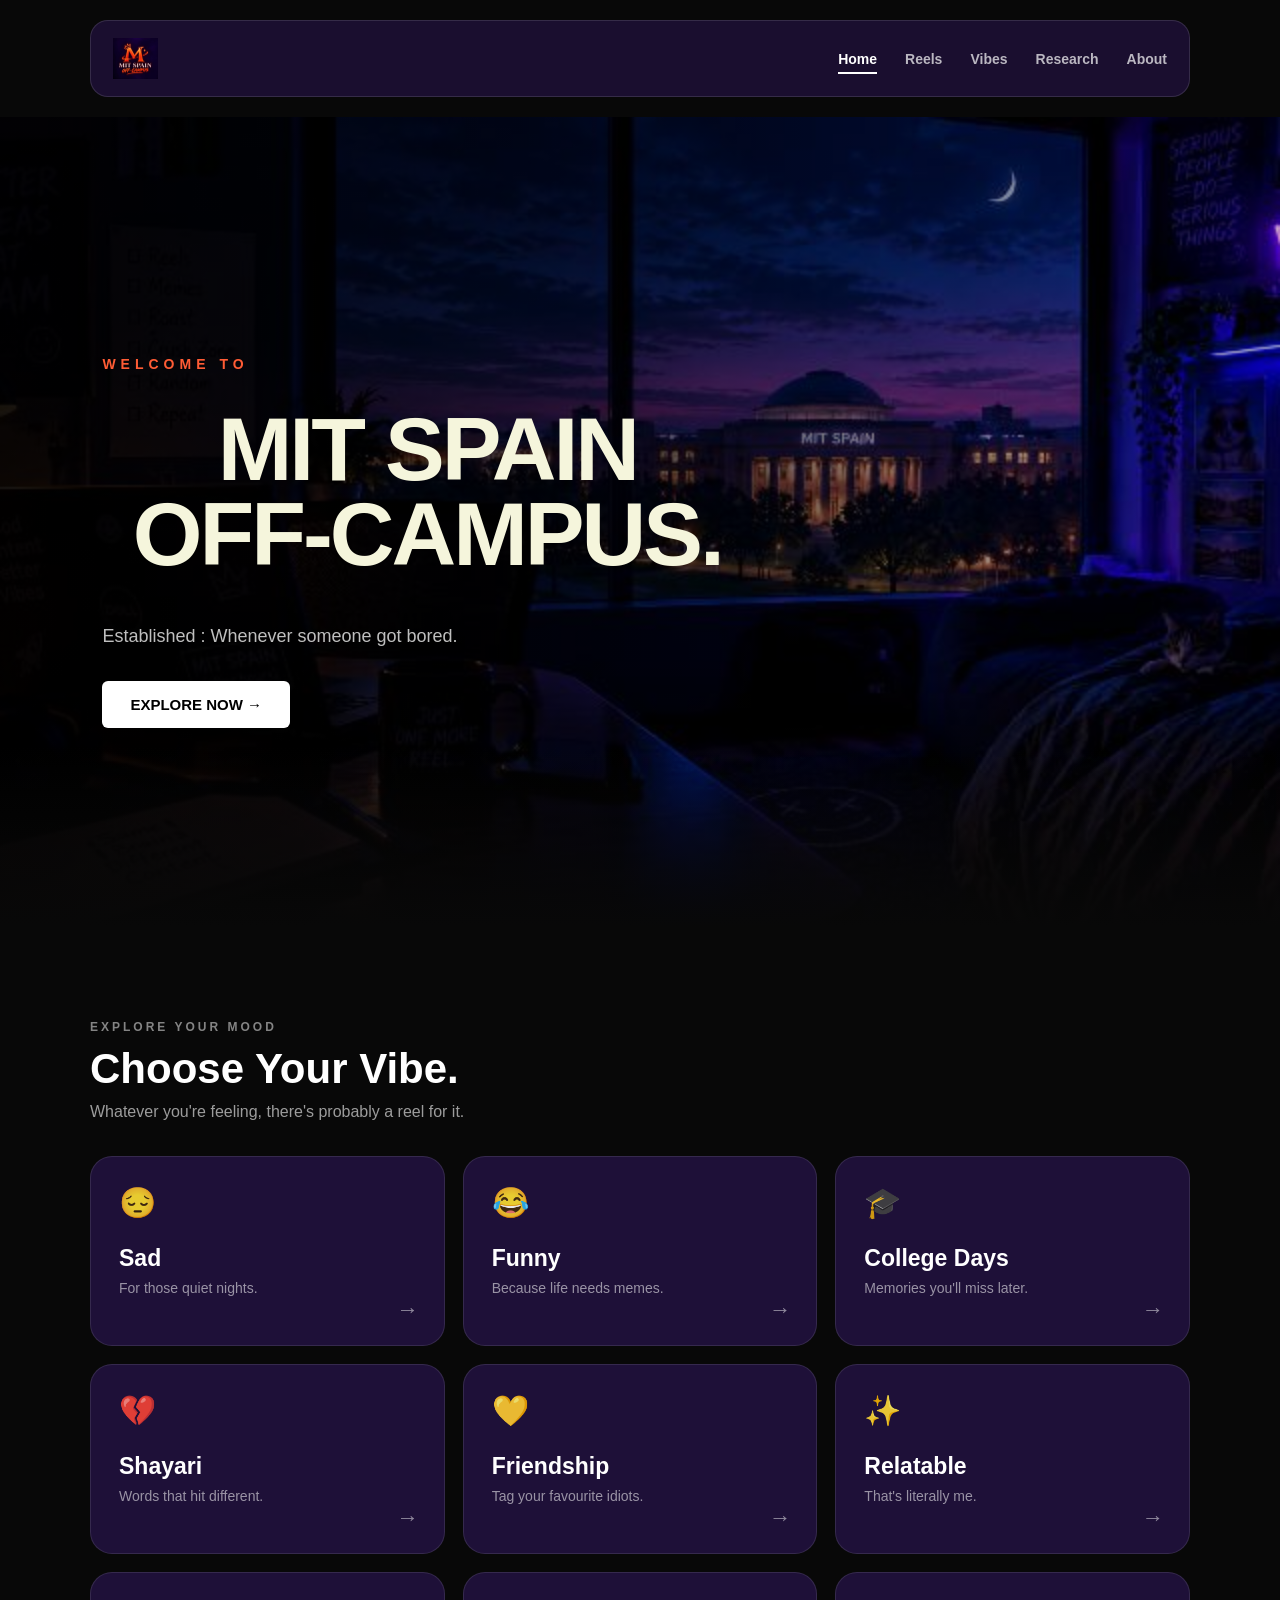
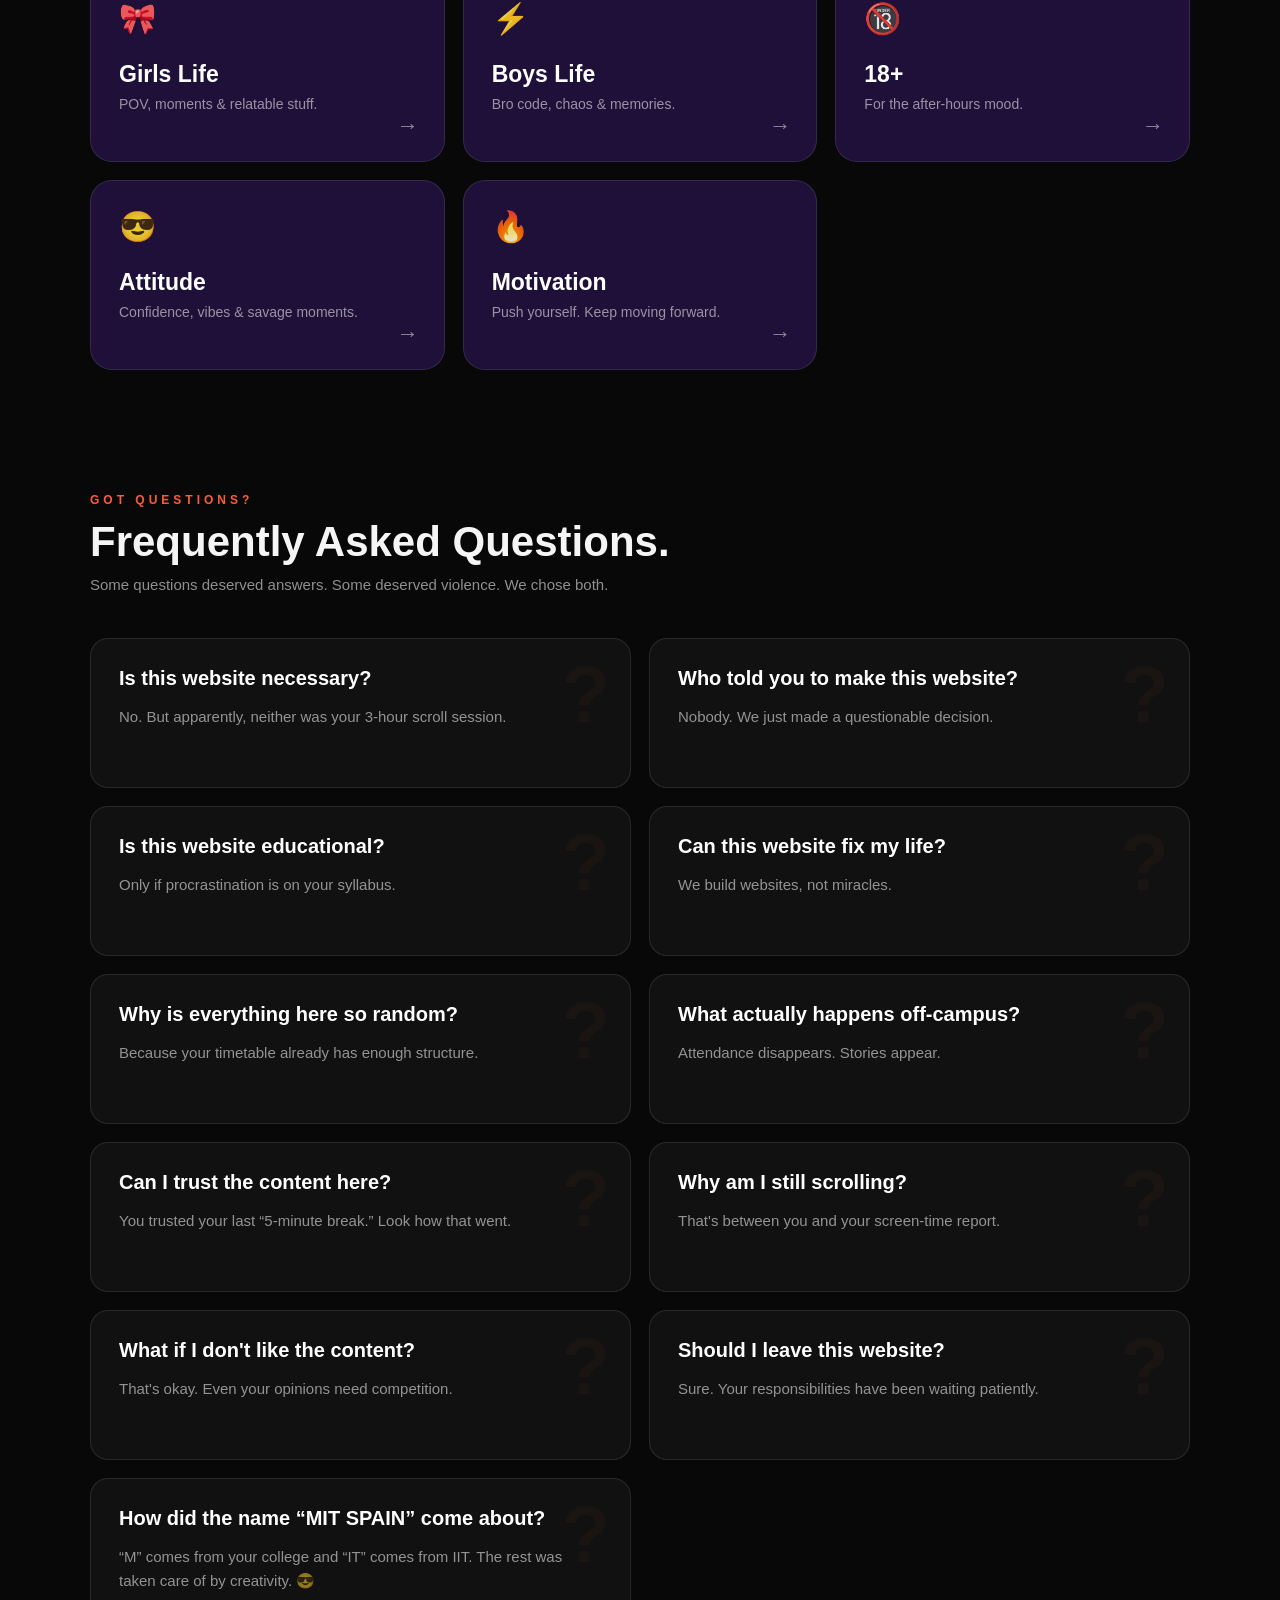
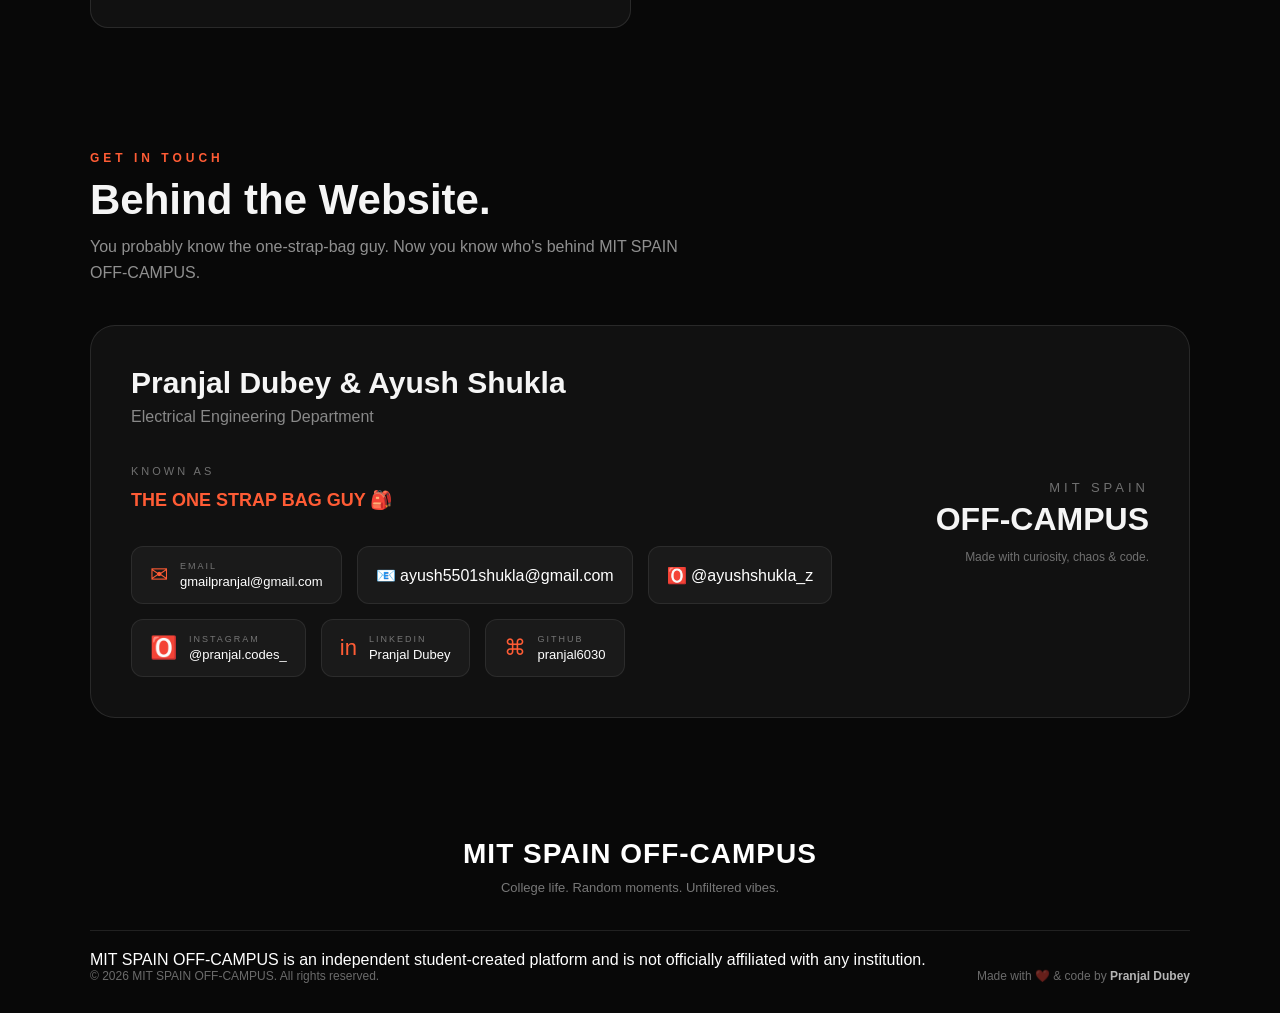
<file: index.html>
<!DOCTYPE html>
<html lang="en">

<head>
    <meta charset="UTF-8">
    <meta name="viewport" content="width=device-width, initial-scale=1.0">
    <title>MIT Spain Off-Campus</title>
    <link rel="stylesheet" href="style.css">
    <link rel="icon" type="image/png" href="logomit.jpg">
</head>

<body>
    <div class="d1">

        <nav class="navbar">

            <div class="logo">
                <img src="logomit.jpg" alt="M After Hours">
            </div>

            <div class="nav-links">
                <a href="#" class="active">Home</a>
                <a href="#">Reels</a>
                <a href="#">Vibes</a>
                <a href="#">Research</a>
                <a href="#">About</a>
            </div>

            <div class="menu-icon">
                ☰
            </div>

        </nav>
        <section class="hero">

            <div class="hero-content">

                <p class="hero-small">WELCOME TO</p>

                <h1>MIT SPAIN OFF-CAMPUS.</h1>

                <p class="hero-text">
                    Established : Whenever someone got bored.
                </p>

                <button class="hero-btn" onclick="showExplore()">
                    EXPLORE NOW →
                </button>

            </div>

        </section>
        <section id="explore" class="explore-section">

            <div class="explore-content">

                <span>SO... WHY THIS WEBSITE?</span>

                <h2>
                    Everyone was busy participating in
                    <span>EMBED X</span> and <span>RoboVerse.</span>
                </h2>

                <p>
                    I thought, "Why participate when I can build the place
                    where everyone comes to chill?"
                </p>

                <h3>So... I built this.</h3>

                <p>
                    Welcome to MIT SPAIN OFF-CAMPUS — where college life,
                    random moments, and internet culture come together.
                </p>

            </div>

        </section>


        <section class="vibe-section">

            <div class="vibe-heading">
                <span>EXPLORE YOUR MOOD</span>
                <h2>Choose Your Vibe.</h2>
                <p>Whatever you're feeling, there's probably a reel for it.</p>
            </div>

            <div class="vibe-container">

                <a href="sad.html" class="vibe-card sad">
                    <div class="vibe-icon">😔</div>
                    <h3>Sad</h3>
                    <p>For those quiet nights.</p>
                    <span class="arrow">→</span>
                </a>

                <a href="funny.html" class="vibe-card funny">
                    <div class="vibe-icon">😂</div>
                    <h3>Funny</h3>
                    <p>Because life needs memes.</p>
                    <span class="arrow">→</span>
                </a>

                <a href="college.html" class="vibe-card college">
                    <div class="vibe-icon">🎓</div>
                    <h3>College Days</h3>
                    <p>Memories you'll miss later.</p>
                    <span class="arrow">→</span>
                </a>

                <a href="shayari.html" class="vibe-card shayari">
                    <div class="vibe-icon">💔</div>
                    <h3>Shayari</h3>
                    <p>Words that hit different.</p>
                    <span class="arrow">→</span>
                </a>

                <a href="friend.html" class="vibe-card friendship">
                    <div class="vibe-icon">💛</div>
                    <h3>Friendship</h3>
                    <p>Tag your favourite idiots.</p>
                    <span class="arrow">→</span>
                </a>

                <a href="relate.html" class="vibe-card relatable">
                    <div class="vibe-icon">✨</div>
                    <h3>Relatable</h3>
                    <p>That's literally me.</p>
                    <span class="arrow">→</span>
                </a>

                <a href="girl.html" class="vibe-card girls">
                    <div class="vibe-icon">🎀</div>
                    <h3>Girls Life</h3>
                    <p>POV, moments & relatable stuff.</p>
                    <span class="arrow">→</span>
                </a>

                <a href="boy.html" class="vibe-card boys">
                    <div class="vibe-icon">⚡</div>
                    <h3>Boys Life</h3>
                    <p>Bro code, chaos & memories.</p>
                    <span class="arrow">→</span>
                </a>

                <a href="18.html" class="vibe-card 18+">
                    <div class="vibe-icon">🔞</div>
                    <h3>18+</h3>
                    <p>For the after-hours mood.</p>
                    <span class="arrow">→</span>
                </a>

                <a href="attitude.html" class="vibe-card attitude">
                    <div class="vibe-icon">😎</div>
                    <h3>Attitude</h3>
                    <p>Confidence, vibes & savage moments.</p>
                    <span class="arrow">→</span>
                </a>

                <a href="motivation.html" class="vibe-card motivation">
                    <div class="vibe-icon">🔥</div>
                    <h3>Motivation</h3>
                    <p>Push yourself. Keep moving forward.</p>
                    <span class="arrow">→</span>
                </a>

            </div>

        </section>

        <section class="faq-section">

            <div class="faq-heading">
                <span>GOT QUESTIONS?</span>
                <h2>Frequently Asked Questions.</h2>
                <p>Some questions deserved answers. Some deserved violence. We chose both.</p>
            </div>

            <div class="faq-container">

                <div class="faq-item">
                    <h3>Is this website necessary?</h3>
                    <p>No. But apparently, neither was your 3-hour scroll session.</p>
                </div>

                <div class="faq-item">
                    <h3>Who told you to make this website?</h3>
                    <p>Nobody. We just made a questionable decision.</p>
                </div>

                <div class="faq-item">
                    <h3>Is this website educational?</h3>
                    <p>Only if procrastination is on your syllabus.</p>
                </div>

                <div class="faq-item">
                    <h3>Can this website fix my life?</h3>
                    <p>We build websites, not miracles.</p>
                </div>

                <div class="faq-item">
                    <h3>Why is everything here so random?</h3>
                    <p>Because your timetable already has enough structure.</p>
                </div>

                <div class="faq-item">
                    <h3>What actually happens off-campus?</h3>
                    <p>Attendance disappears. Stories appear.</p>
                </div>

                <div class="faq-item">
                    <h3>Can I trust the content here?</h3>
                    <p>You trusted your last “5-minute break.” Look how that went.</p>
                </div>

                <div class="faq-item">
                    <h3>Why am I still scrolling?</h3>
                    <p>That's between you and your screen-time report.</p>
                </div>

                <div class="faq-item">
                    <h3>What if I don't like the content?</h3>
                    <p>That's okay. Even your opinions need competition.</p>
                </div>

                <div class="faq-item">
                    <h3>Should I leave this website?</h3>
                    <p>Sure. Your responsibilities have been waiting patiently.</p>
                </div>

                <div class="faq-item">
                    <h3>How did the name “MIT SPAIN” come about?</h3>
                    <p>“M” comes from your college and “IT” comes from IIT. The rest was taken care of by creativity. 😎
                    </p>
                </div>

            </div>

        </section>

        <section class="contact-section">

            <div class="contact-heading">
                <span>GET IN TOUCH</span>
                <h2>Behind the Website.</h2>
                <p>
                    You probably know the one-strap-bag guy.
                    Now you know who's behind MIT SPAIN OFF-CAMPUS.
                </p>
            </div>

            <div class="contact-card">

                <div class="contact-info">

                    <div class="creator-name">
                        <h3>Pranjal Dubey & Ayush Shukla </h3>
                        <p>Electrical Engineering Department</p>
                    </div>

                    <div class="identity">
                        <span>KNOWN AS</span>
                        <h4>THE ONE STRAP BAG GUY 🎒</h4>
                    </div>

                    <div class="contact-links">

                        <a href="mailto:gmailpranjal@gmail.com" class="contact-link">
                            <span>✉</span>
                            <div>
                                <small>EMAIL</small>
                                <p>gmailpranjal@gmail.com</p>
                            </div>
                        </a>

                        <!-- SECOND EMAIL -->
                        <a href="mailto:ayushshukla@gmail.com" class="contact-link">
                            📧 ayush5501shukla@gmail.com
                        </a>

                        <!-- SECOND INSTAGRAM -->
                        <a href="https://www.instagram.com/ayushshukla_z/" target="_blank" class="contact-link">
                            🅾️ @ayushshukla_z
                        </a>

                        <a href="https://www.instagram.com/pranjal.codes_/" target="_blank" class="contact-link">
                            <span>🅾️</span>
                            <div>
                                <small>INSTAGRAM</small>
                                <p>@pranjal.codes_</p>
                            </div>
                        </a>

                        <a href="https://www.linkedin.com/in/pranjal-dubey-936209428?utm_source=share_via&utm_content=profile&utm_medium=member_android"
                            target="_blank" class="contact-link">
                            <span>in</span>
                            <div>
                                <small>LINKEDIN</small>
                                <p>Pranjal Dubey</p>
                            </div>
                        </a>

                        <a href="https://github.com/pranjal6030" target="_blank" class="contact-link">
                            <span>⌘</span>
                            <div>
                                <small>GITHUB</small>
                                <p>pranjal6030</p>
                            </div>
                        </a>

                    </div>

                </div>

                <div class="contact-tag">
                    <span>MIT SPAIN</span>
                    <strong>OFF-CAMPUS</strong>
                    <p>Made with curiosity, chaos & code.</p>
                </div>

            </div>

        </section>

        <footer class="footer">

            <div class="footer-top">
                <h2>MIT SPAIN OFF-CAMPUS</h2>
                <p>College life. Random moments. Unfiltered vibes.</p>
            </div>

            <div class="footer-line"></div>

            <p class="disclaimer">
                MIT SPAIN OFF-CAMPUS is an independent student-created platform
                and is not officially affiliated with any institution.
            </p>

            <div class="footer-bottom">
                <p>© 2026 MIT SPAIN OFF-CAMPUS. All rights reserved.</p>
                <p>Made with ❤️ & code by <strong>Pranjal Dubey</strong></p>
            </div>

        </footer>
    </div>

    <script>
        function showExplore() {

            const section = document.getElementById("explore");

            section.style.display = "flex";

            section.scrollIntoView({
                behavior: "smooth"
            });
        }
    </script>
</body>

</html>
</file>
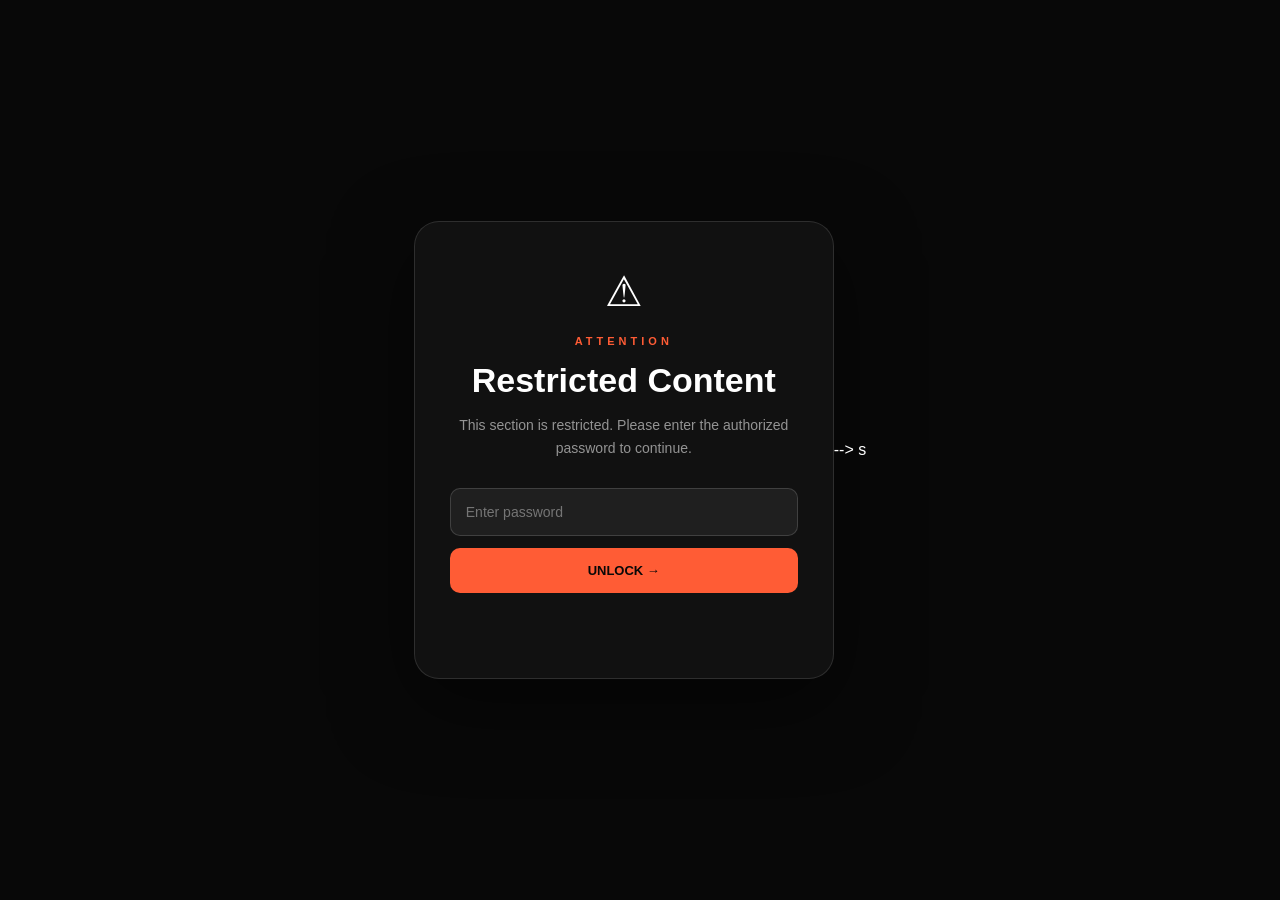
<file: 18.html>
<!DOCTYPE html>
<html lang="en">

<head>
    <meta charset="UTF-8">
    <meta name="viewport" content="width=device-width, initial-scale=1.0">

    <title>Restricted | MIT SPAIN OFF-CAMPUS</title>
    <link rel="icon" type="image/png" href="logomit.jpg">
    <link rel="stylesheet" href="style1.css">
</head>

<body class="restricted-page">

    <div class="restricted-box">

        <div class="warning-icon">⚠</div>

        <span>ATTENTION</span>

        <h1>Restricted Content</h1>

        <p>
            This section is restricted. Please enter the authorized
            password to continue.
        </p>

        <input type="password" id="password" placeholder="Enter password">

        <button onclick="checkPassword()">
            UNLOCK →
        </button>

        <p id="message"></p>

        <!-- <a href="index.html" class="back-link">
            ← GO BACK
        </a> -->

    </div>
   

<!-- <body class="reels-page">

     <a href="index.html" class="back-btn">← HOME</a> -->

    <!-- <header class="reels-header">
        <span>MIT SPAIN OFF-CAMPUS</span>

        <h1>SPECIAL<span>.</span></h1>

        <p>
            Oyeee hoyyee!!
        </p>
    </header> -->


    <!-- <main class="reels-feed">

        <article class="reel">

            <video
                class="reel-video"
                src="comedy 4.mp4"
                controls
                playsinline>
            </video>

            <div class="reel-gradient"></div>

            <div class="reel-info">
                <span>SPECIAL</span> -->

                <!-- <h2>Sorry!! we not support that.</h2>

                <p>
                    Just sit back and enjoy the moment.
                </p>
            </div>

        </article>

    </main> --> -->

<!-- 
    <footer class="reels-footer">
        © 2026 MIT SPAIN OFF-CAMPUS
    </footer> -->


    <script>
        const video = document.querySelector(".reel-video");

        video.addEventListener("play", () => {
            video.volume = 1;
        });
    </script>

</body>
</html>


    <script>

        function checkPassword() {

            const password = document.getElementById("password").value;
            const message = document.getElementById("message");

            if (password === "adult") {

                message.textContent = "Access granted.";

                // Replace with your non-adult restricted page
                setTimeout(() => {
                    window.location.href = "private.html";
                }, 500);

            } else {

                message.textContent = "Incorrect password.";

            }

        }

    </script>

</body>

</html>s
</file>
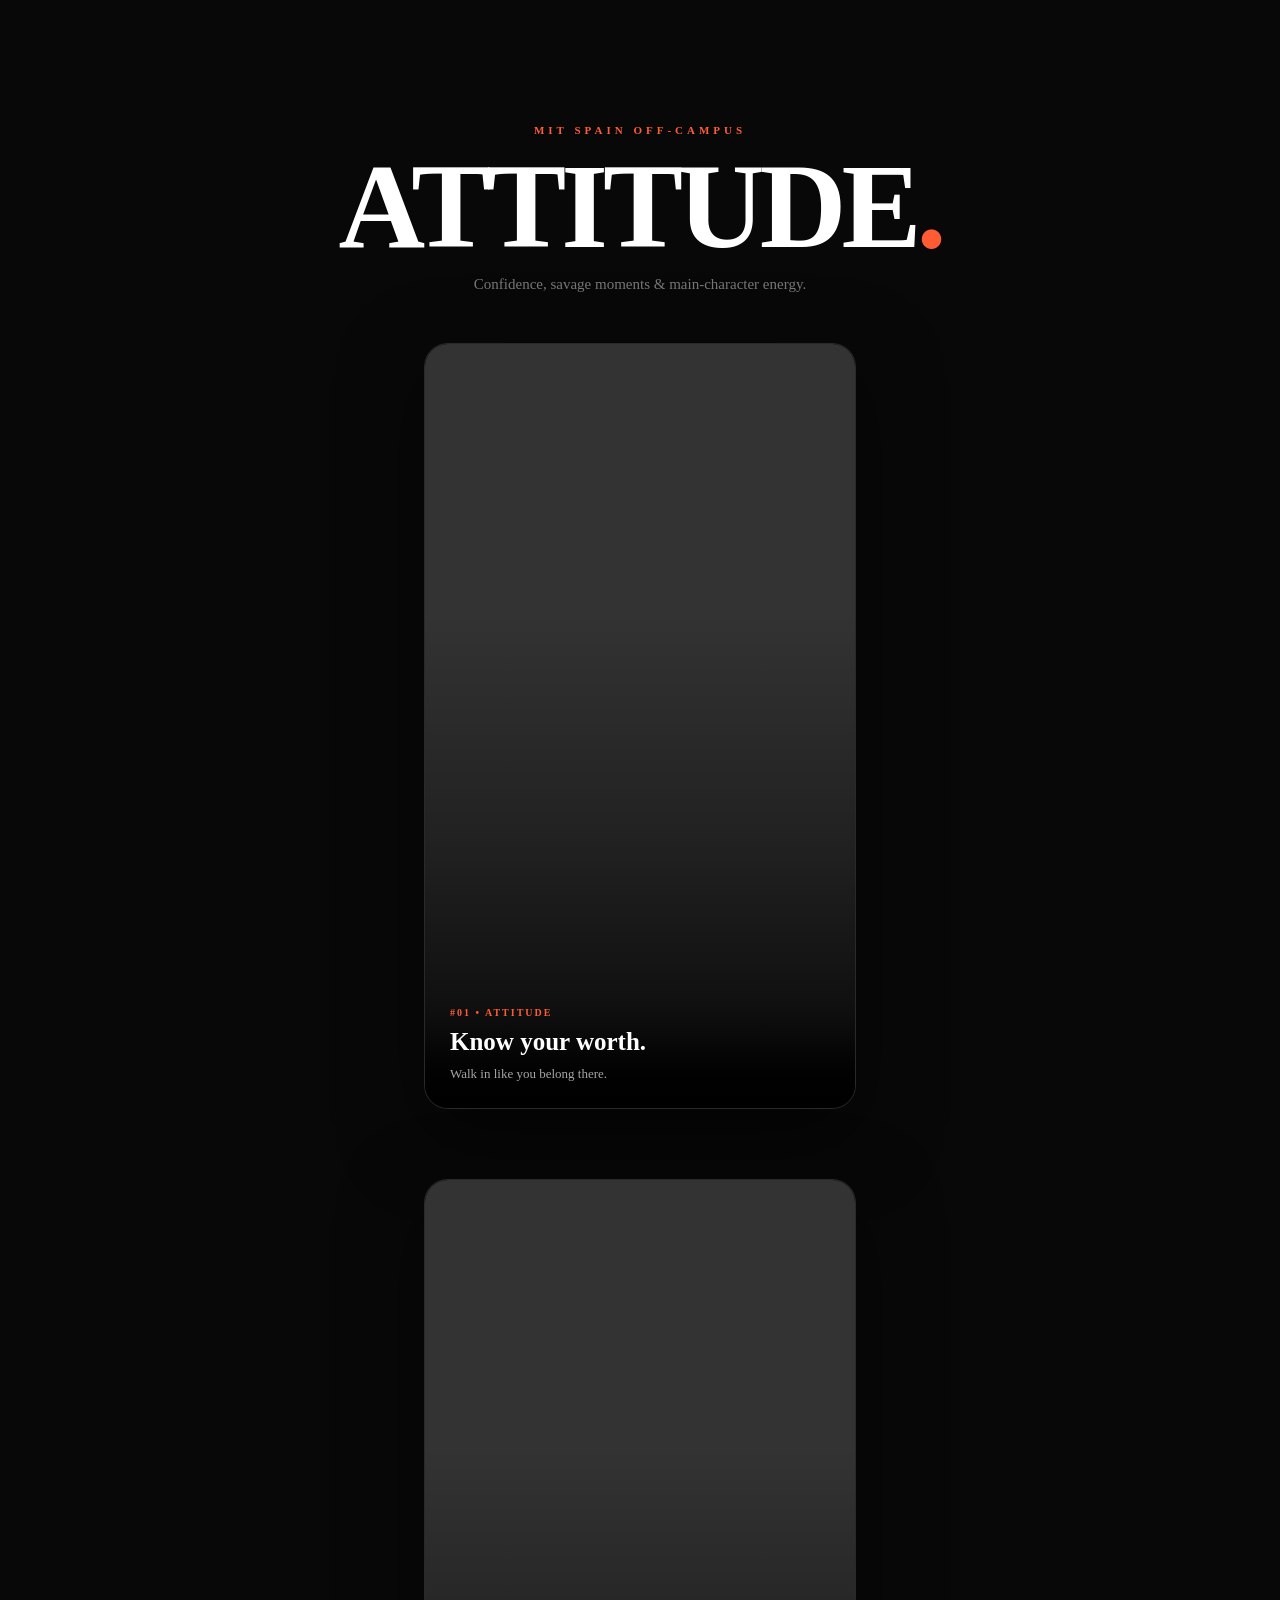
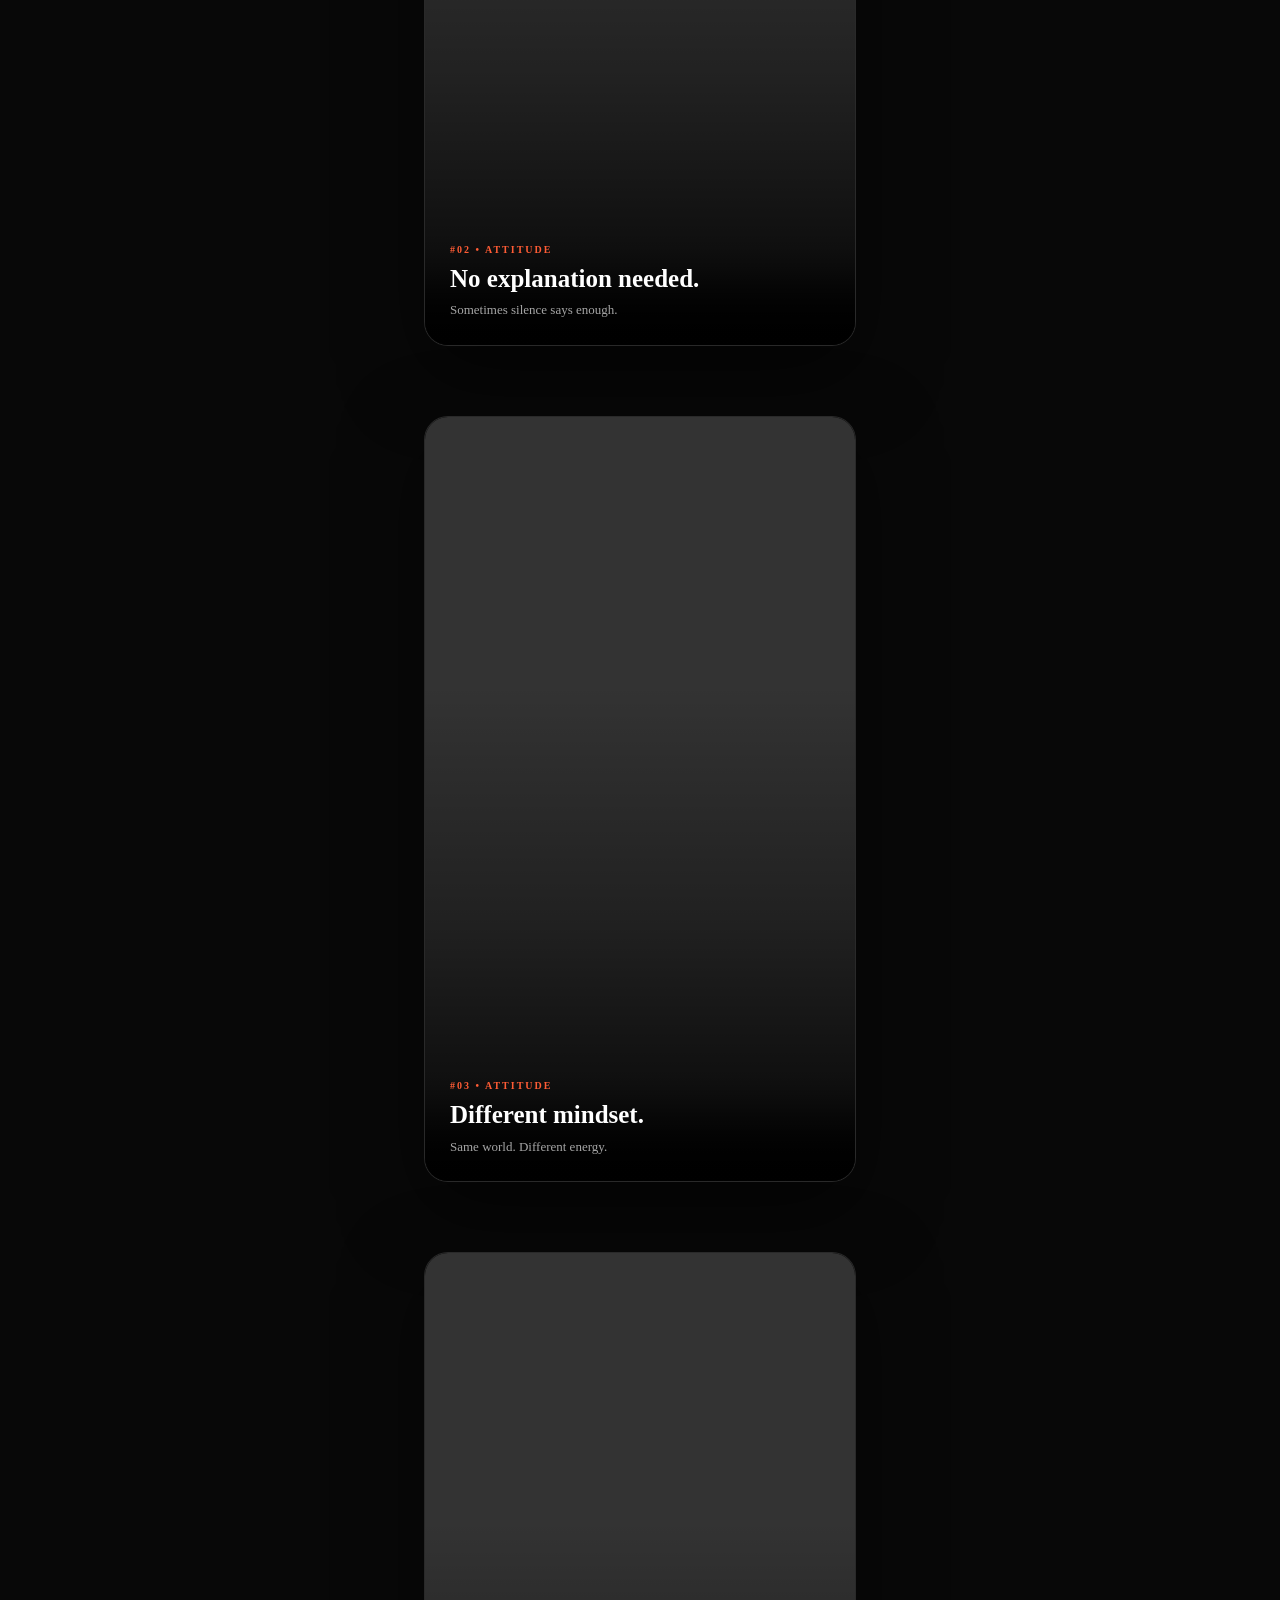
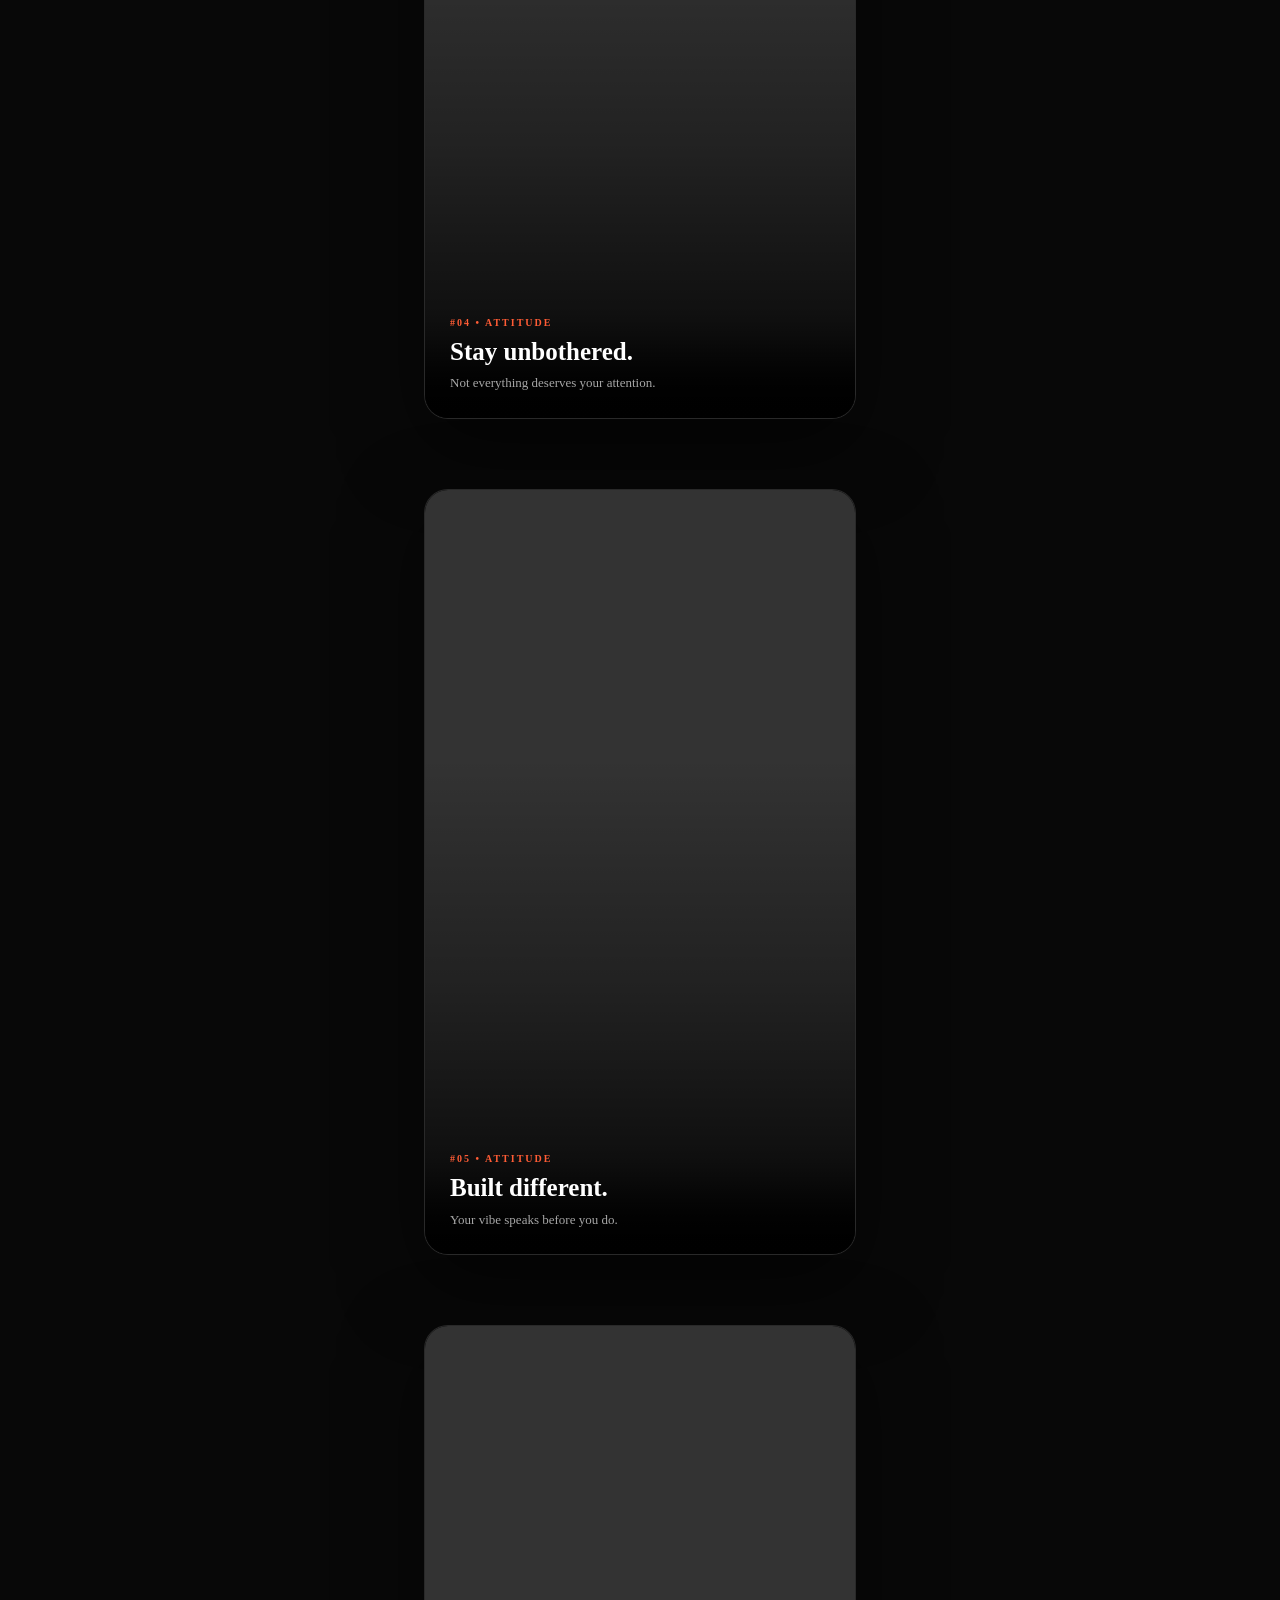
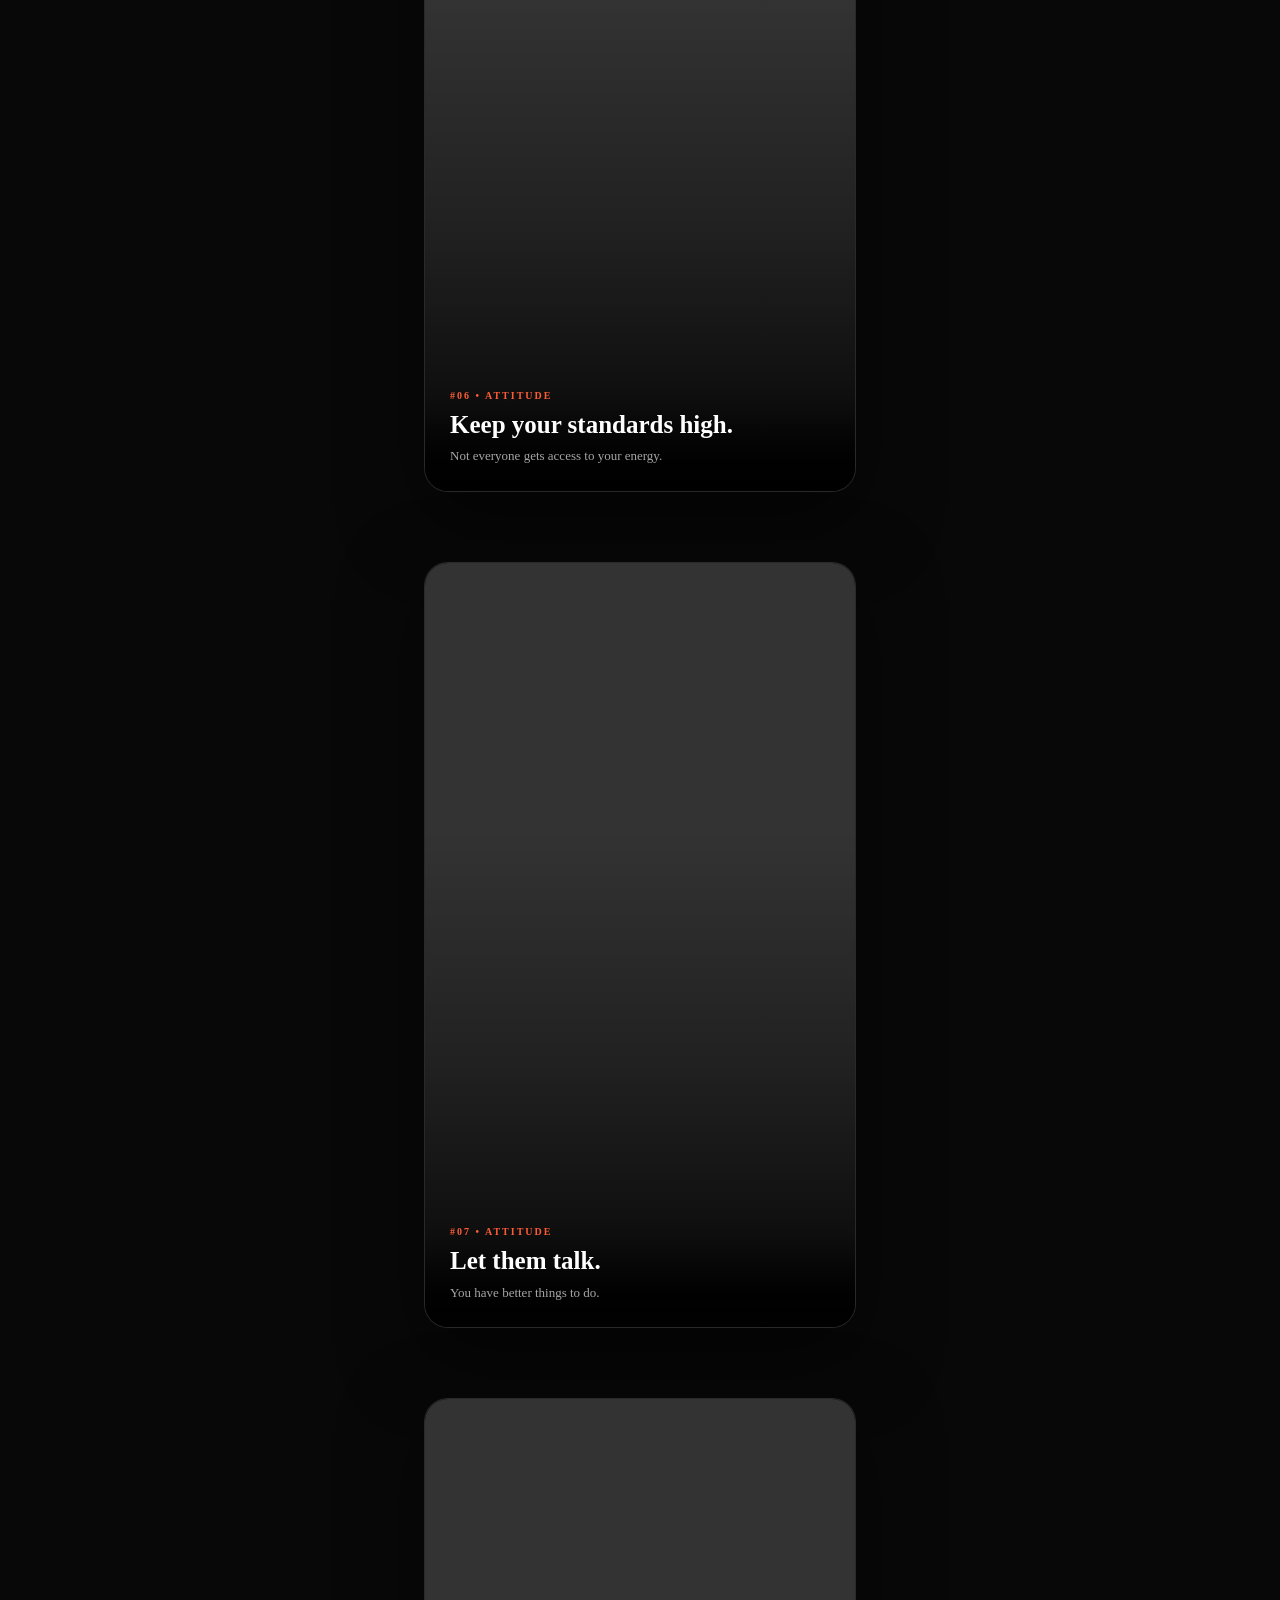
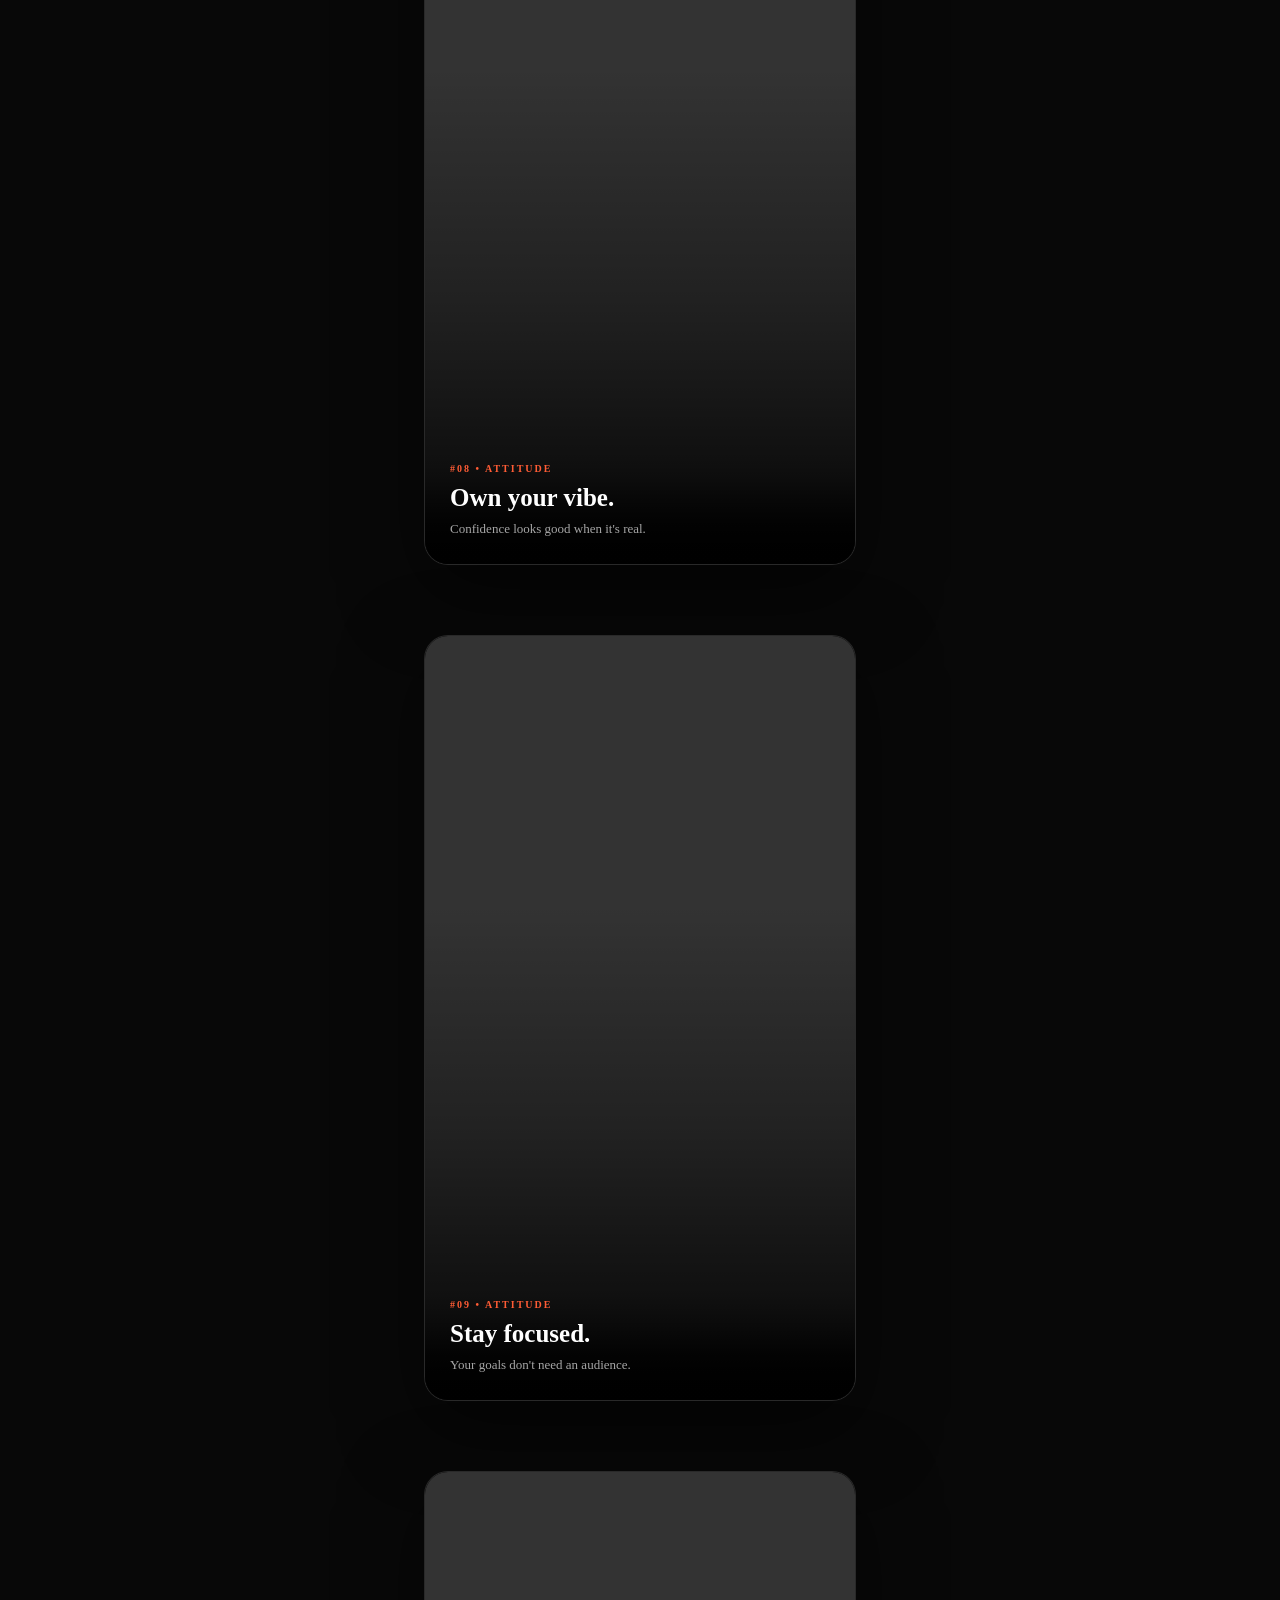
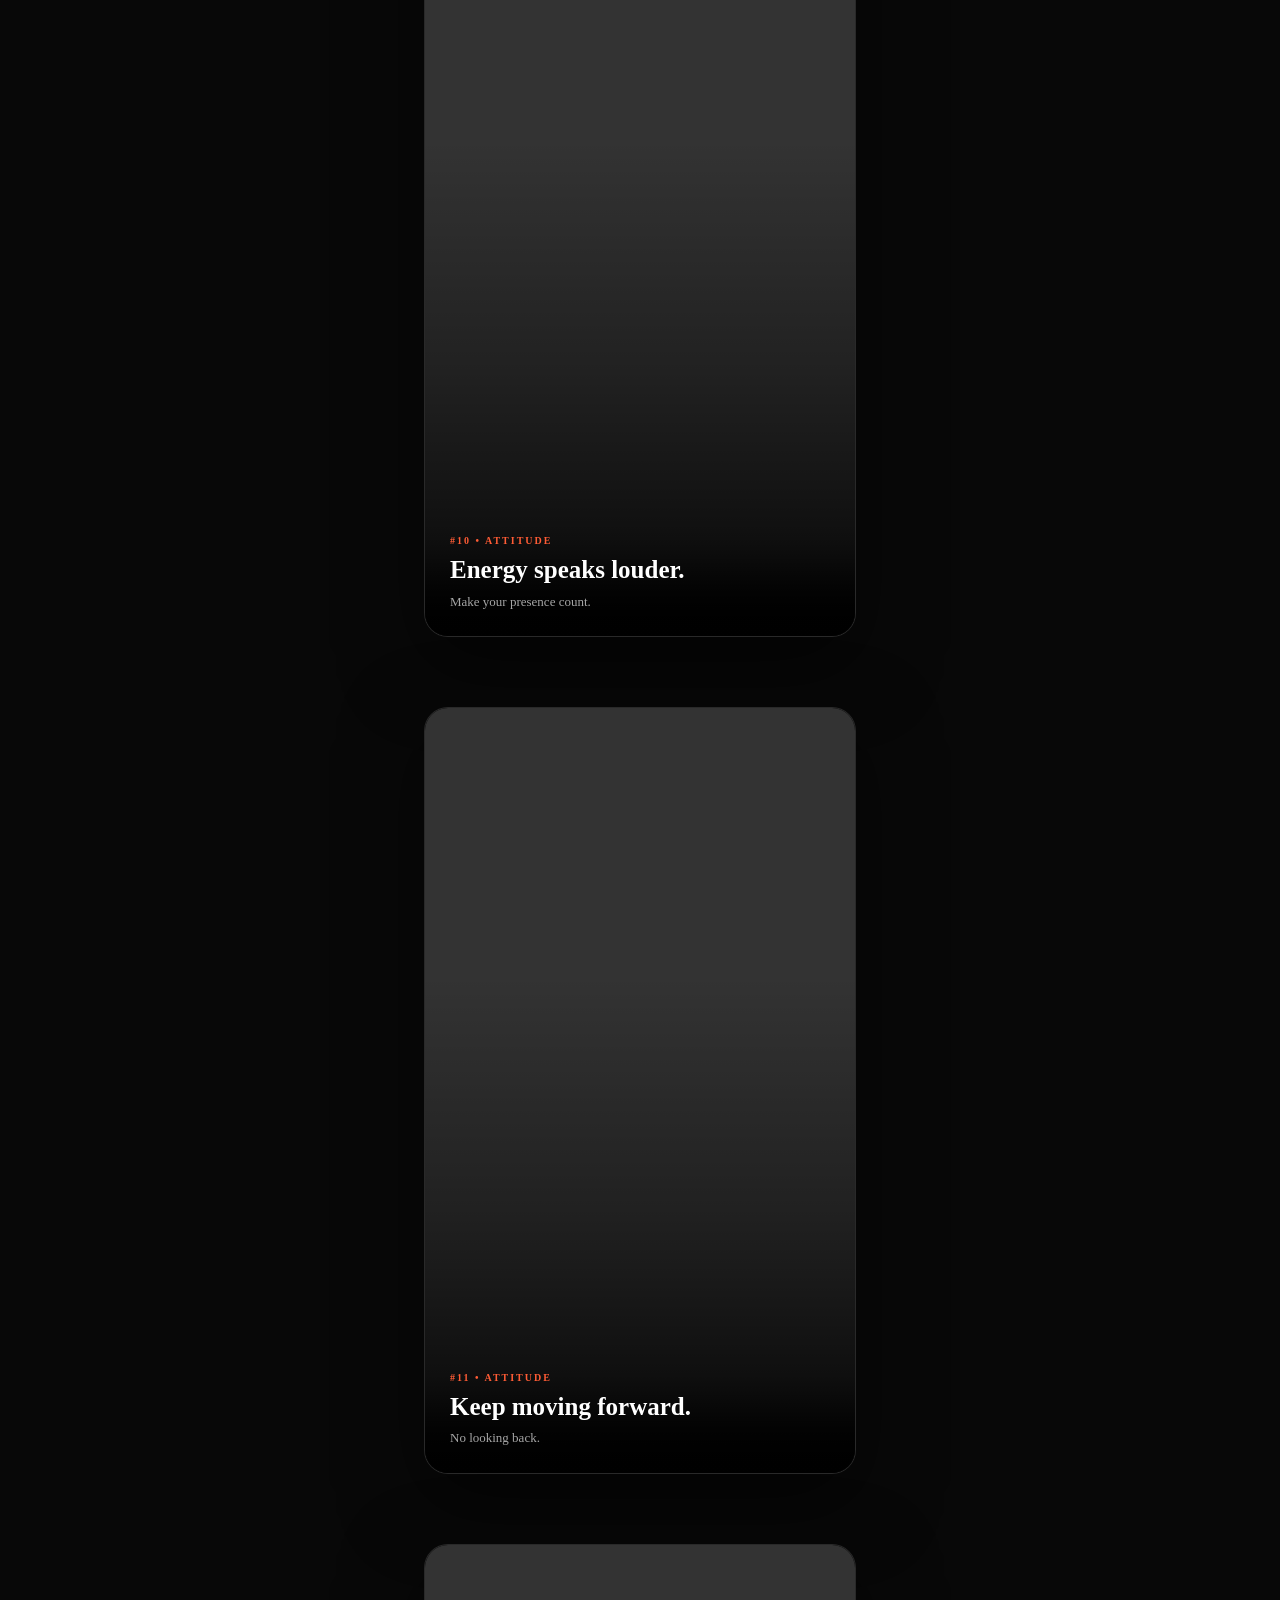
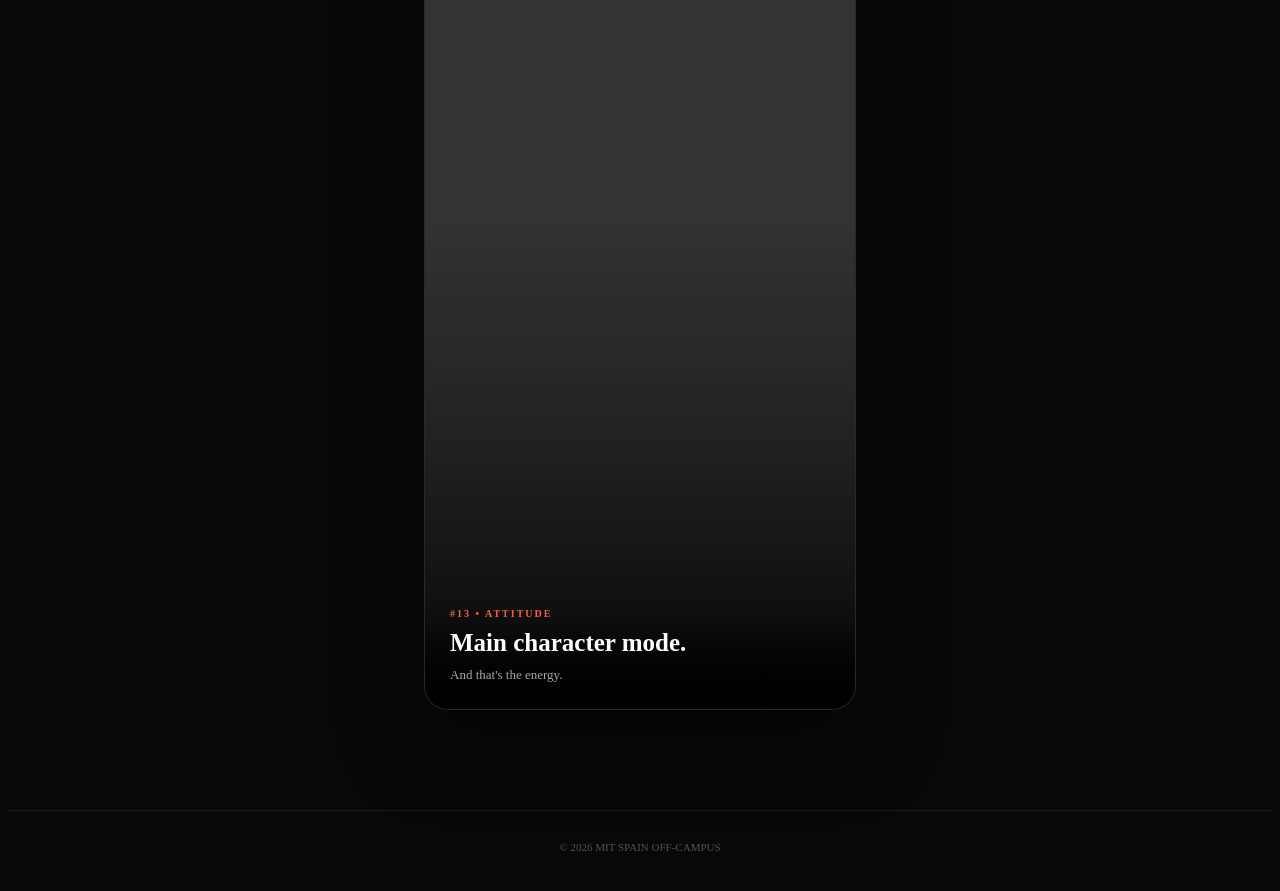
<file: attitude.html>
<!DOCTYPE html>
<html lang="en">

<head>
    <meta charset="UTF-8">
    <meta name="viewport" content="width=device-width, initial-scale=1.0">

    <title>Attitude | MIT SPAIN OFF-CAMPUS</title>

    <link rel="icon" type="image/png" href="logomit.jpg">
    <link rel="stylesheet" href="style1.css">
</head>

<body class="reels-page">

    <!-- <a href="index.html" class="back-btn">
        ← HOME
    </a> -->


    <header class="reels-header">

        <span>MIT SPAIN OFF-CAMPUS</span>

        <h1>ATTITUDE<span>.</span></h1>

        <p>
            Confidence, savage moments & main-character energy.
        </p>

    </header>


    <main class="reels-feed">


        <!-- VIDEO 01 -->

        <article class="reel">

            <video class="reel-video" loop playsinline controls>
                <source src="attitude 1.mp4" type="video/mp4">
            </video>

            <div class="reel-gradient"></div>

            <div class="reel-info">

                <span>#01 • ATTITUDE</span>

                <h2>Know your worth.</h2>

                <p>
                    Walk in like you belong there.
                </p>

            </div>

        </article>


        <!-- VIDEO 02 -->

        <article class="reel">

            <video class="reel-video" loop playsinline controls>
                <source src="attitude 2.mp4" type="video/mp4">
            </video>

            <div class="reel-gradient"></div>

            <div class="reel-info">

                <span>#02 • ATTITUDE</span>

                <h2>No explanation needed.</h2>

                <p>
                    Sometimes silence says enough.
                </p>

            </div>

        </article>


        <!-- VIDEO 03 -->

        <article class="reel">

            <video class="reel-video" loop playsinline controls>
                <source src="attitude 3.mp4" type="video/mp4">
            </video>

            <div class="reel-gradient"></div>

            <div class="reel-info">

                <span>#03 • ATTITUDE</span>

                <h2>Different mindset.</h2>

                <p>
                    Same world. Different energy.
                </p>

            </div>

        </article>


        <!-- VIDEO 04 -->

        <article class="reel">

            <video class="reel-video" loop playsinline controls>
                <source src="attitude 4.mp4" type="video/mp4">
            </video>

            <div class="reel-gradient"></div>

            <div class="reel-info">

                <span>#04 • ATTITUDE</span>

                <h2>Stay unbothered.</h2>

                <p>
                    Not everything deserves your attention.
                </p>

            </div>

        </article>


        <!-- VIDEO 05 -->

        <article class="reel">

            <video class="reel-video" loop playsinline controls>
                <source src="attitude 5.mp4" type="video/mp4">
            </video>

            <div class="reel-gradient"></div>

            <div class="reel-info">

                <span>#05 • ATTITUDE</span>

                <h2>Built different.</h2>

                <p>
                    Your vibe speaks before you do.
                </p>

            </div>

        </article>


        <!-- VIDEO 06 -->

        <article class="reel">

            <video class="reel-video" loop playsinline controls>
                <source src="attitude 6.mp4" type="video/mp4">
            </video>

            <div class="reel-gradient"></div>

            <div class="reel-info">

                <span>#06 • ATTITUDE</span>

                <h2>Keep your standards high.</h2>

                <p>
                    Not everyone gets access to your energy.
                </p>

            </div>

        </article>


        <!-- VIDEO 07 -->

        <article class="reel">

            <video class="reel-video" loop playsinline controls>
                <source src="attitude 7.mp4" type="video/mp4">
            </video>

            <div class="reel-gradient"></div>

            <div class="reel-info">

                <span>#07 • ATTITUDE</span>

                <h2>Let them talk.</h2>

                <p>
                    You have better things to do.
                </p>

            </div>

        </article>


        <!-- VIDEO 08 -->

        <article class="reel">

            <video class="reel-video" loop playsinline controls>
                <source src="attitude 8.mp4" type="video/mp4">
            </video>

            <div class="reel-gradient"></div>

            <div class="reel-info">

                <span>#08 • ATTITUDE</span>

                <h2>Own your vibe.</h2>

                <p>
                    Confidence looks good when it's real.
                </p>

            </div>

        </article>


        <!-- VIDEO 09 -->

        <article class="reel">

            <video class="reel-video" loop playsinline controls>
                <source src="attitude 9.mp4" type="video/mp4">
            </video>

            <div class="reel-gradient"></div>

            <div class="reel-info">

                <span>#09 • ATTITUDE</span>

                <h2>Stay focused.</h2>

                <p>
                    Your goals don't need an audience.
                </p>

            </div>

        </article>


        <!-- VIDEO 10 -->

        <article class="reel">

            <video class="reel-video" loop playsinline controls>
                <source src="attitude 10.mp4" type="video/mp4">
            </video>

            <div class="reel-gradient"></div>

            <div class="reel-info">

                <span>#10 • ATTITUDE</span>

                <h2>Energy speaks louder.</h2>

                <p>
                    Make your presence count.
                </p>

            </div>

        </article>


        <!-- VIDEO 11 -->

        <article class="reel">

            <video class="reel-video" loop playsinline controls>
                <source src="attitude 11.mp4" type="video/mp4">
            </video>

            <div class="reel-gradient"></div>

            <div class="reel-info">

                <span>#11 • ATTITUDE</span>

                <h2>Keep moving forward.</h2>

                <p>
                    No looking back.
                </p>

            </div>

        </article>


        <!-- VIDEO 12 -->

        <!-- <article class="reel">

            <video class="reel-video" loop playsinline controls>
                <source src="attitude 12.mp4" type="video/mp4">
            </video>

            <div class="reel-gradient"></div>

            <div class="reel-info">

                <span>#12 • ATTITUDE</span>

                <h2>Make your own rules.</h2>

                <p>
                    Your story. Your way.
                </p>

            </div>

        </article> -->


        <!-- VIDEO 13 -->

        <article class="reel">

            <video class="reel-video" loop playsinline controls>
                <source src="attitude 13.mp4" type="video/mp4">
            </video>

            <div class="reel-gradient"></div>

            <div class="reel-info">

                <span>#13 • ATTITUDE</span>

                <h2>Main character mode.</h2>

                <p>
                    And that's the energy.
                </p>

            </div>

        </article>


    </main>


    <footer class="reels-footer">

        © 2026 MIT SPAIN OFF-CAMPUS

    </footer>


    <script>

        const videos = document.querySelectorAll(".reel-video");


        /* Only one video plays at a time */

        videos.forEach(video => {

            video.addEventListener("play", () => {

                videos.forEach(otherVideo => {

                    if (otherVideo !== video) {
                        otherVideo.pause();
                    }

                });

            });

        });


        /* Auto play when video comes into view */

        const observer = new IntersectionObserver((entries) => {

            entries.forEach(entry => {

                const video = entry.target;

                if (entry.isIntersecting) {

                    video.play().catch(() => {});

                } else {

                    video.pause();

                }

            });

        }, {

            threshold: 0.65

        });


        videos.forEach(video => {

            observer.observe(video);

        });

    </script>

</body>

</html>
</file>
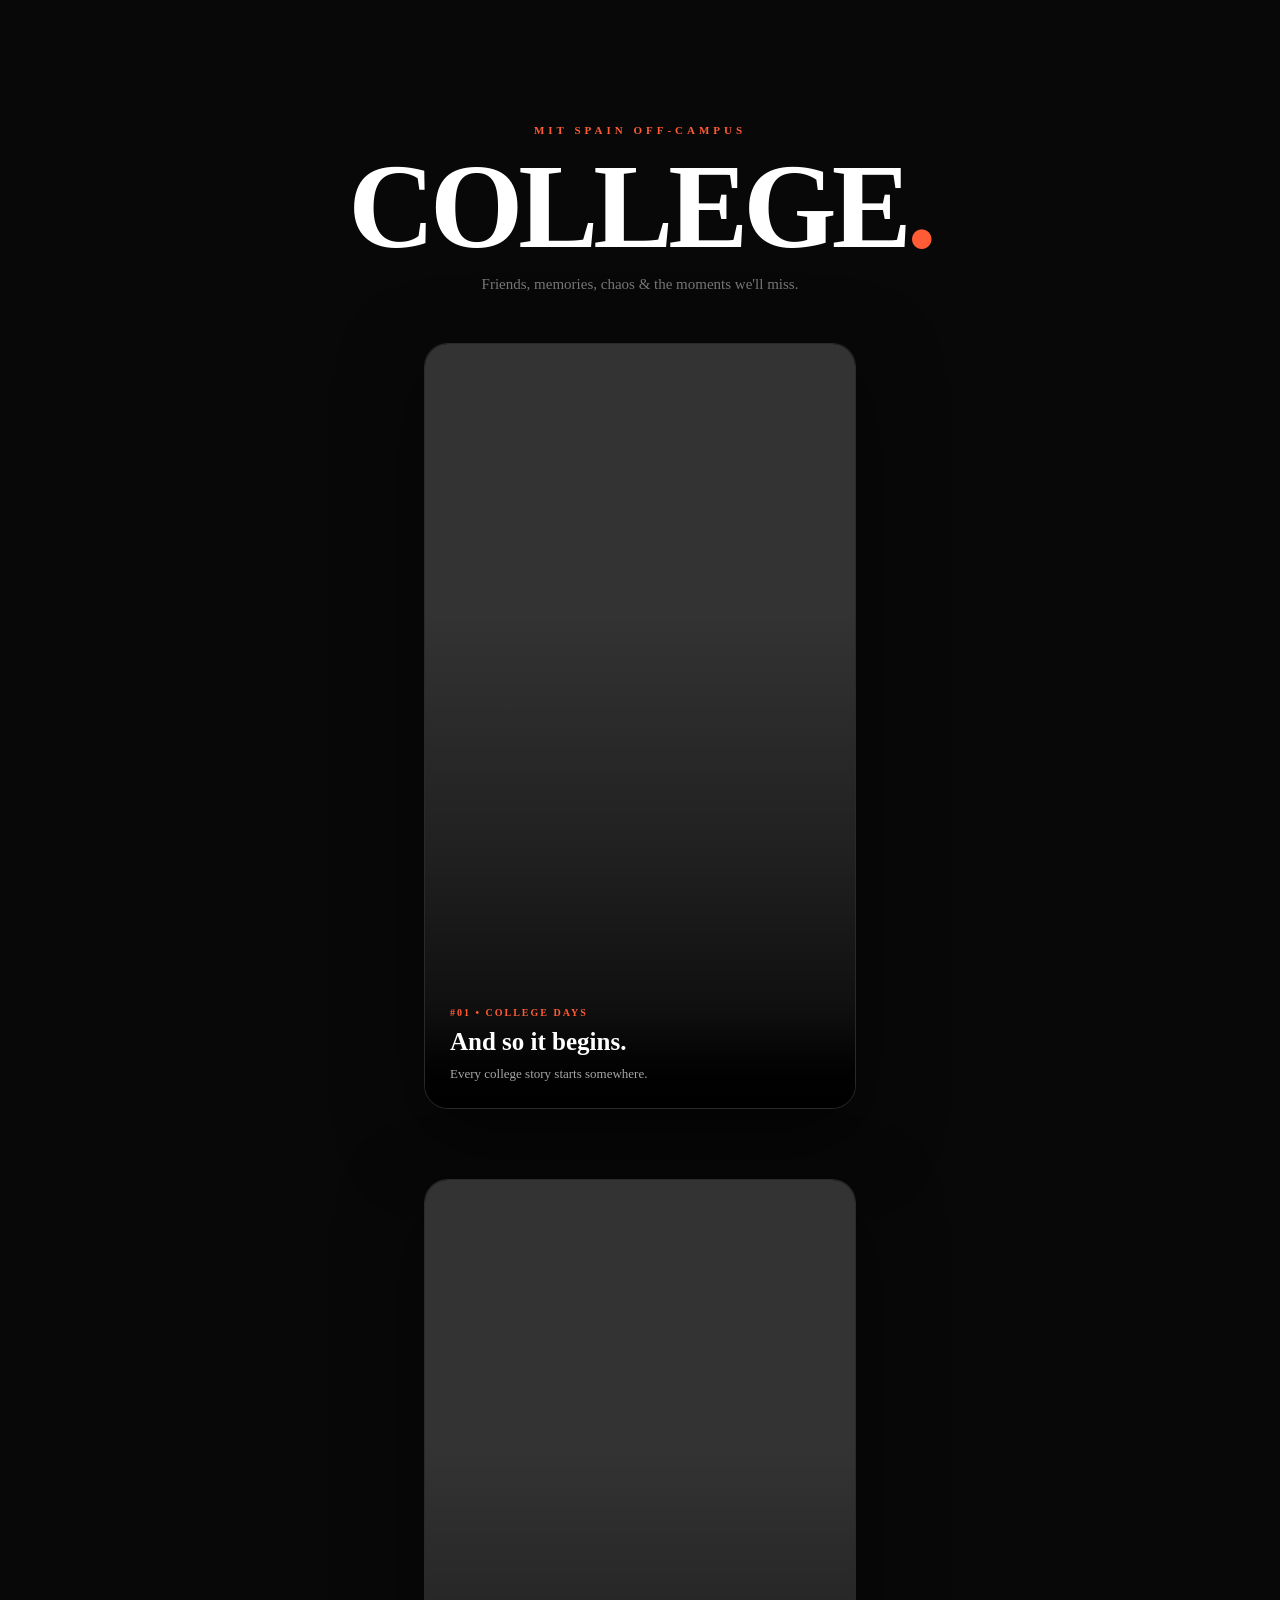
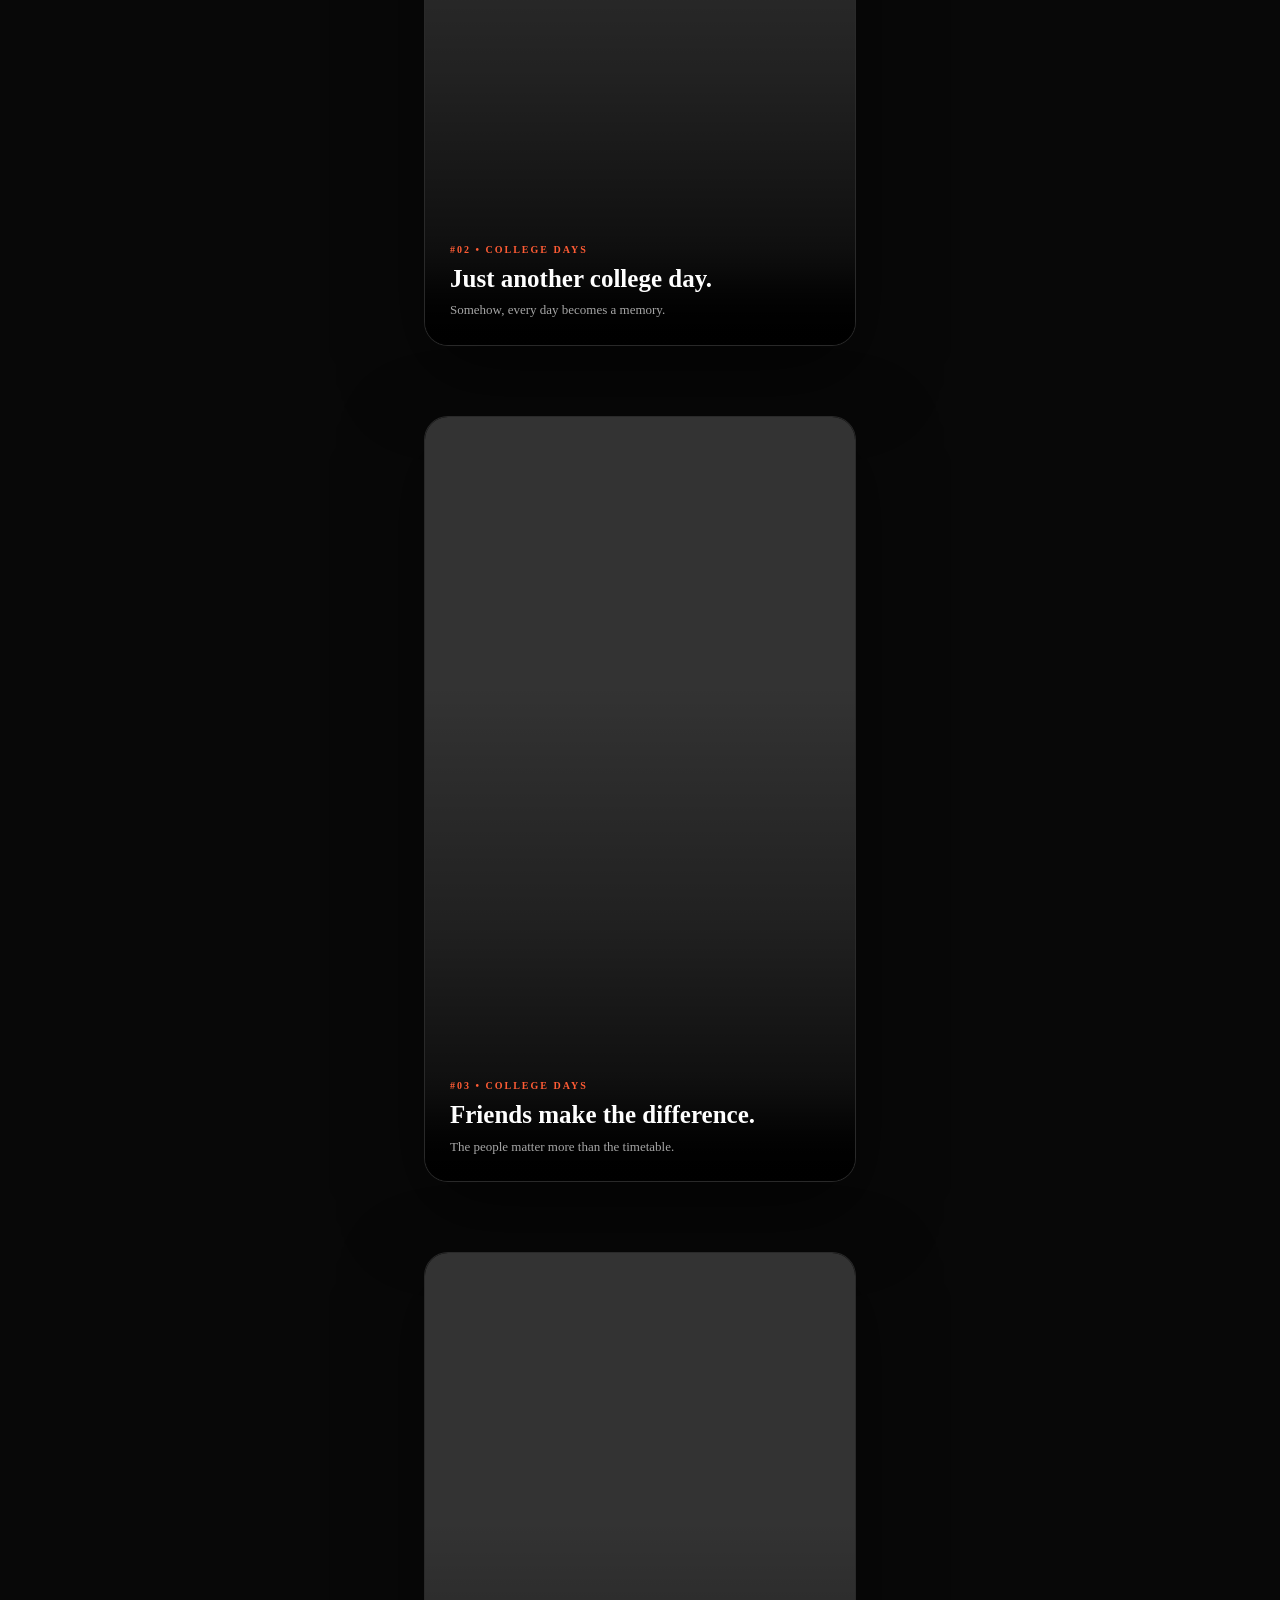
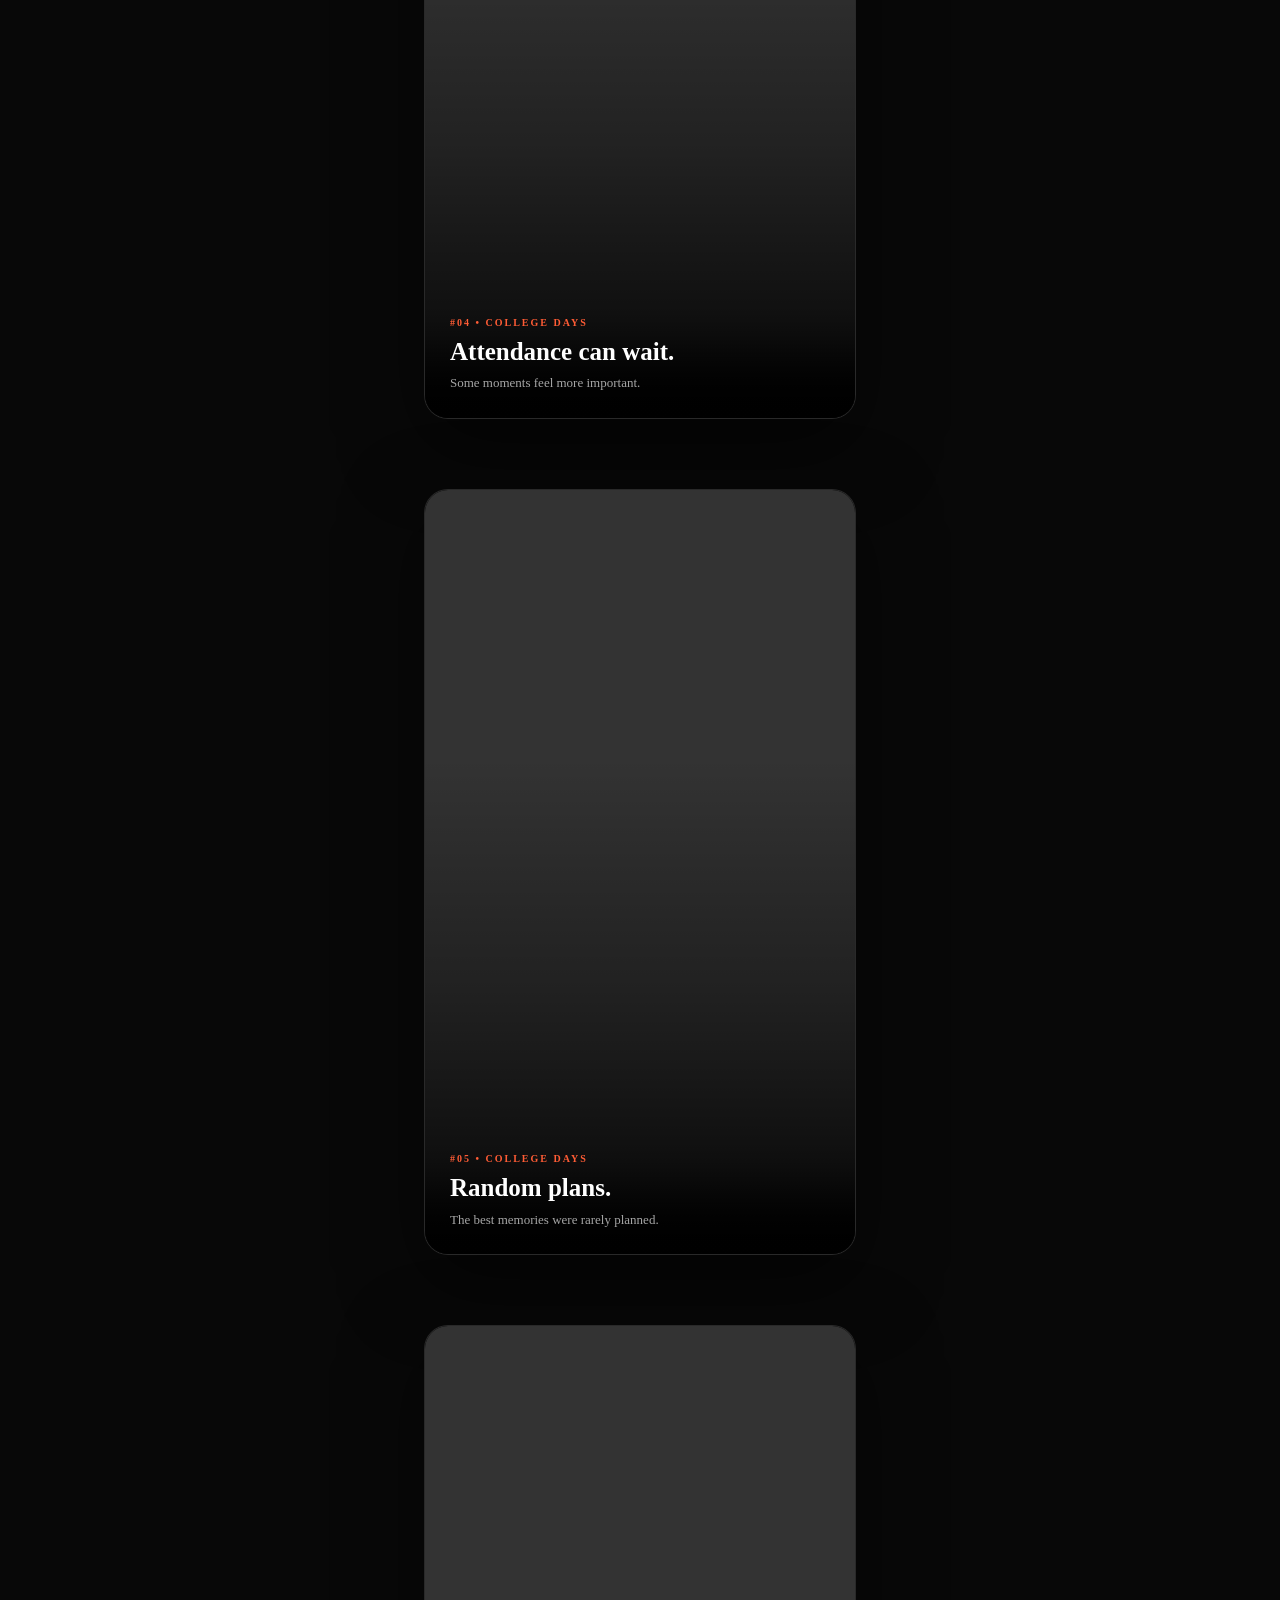
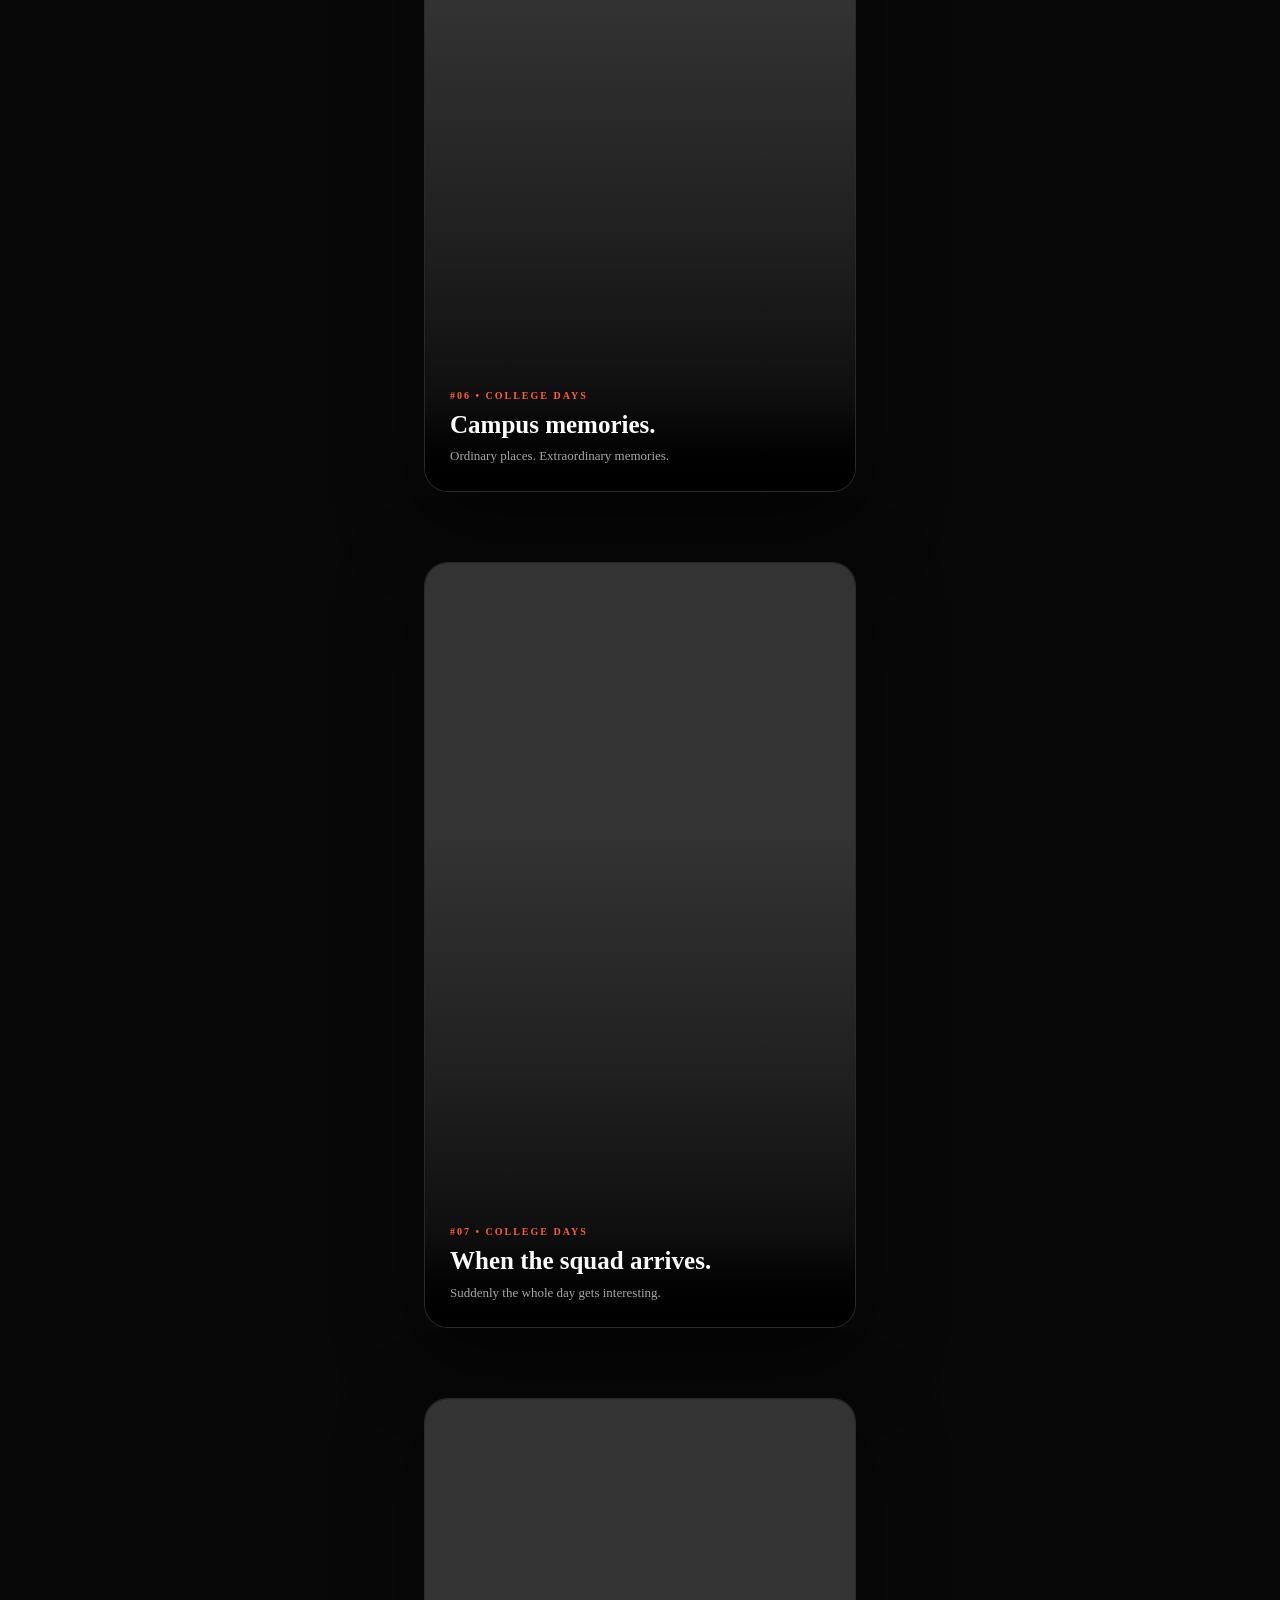
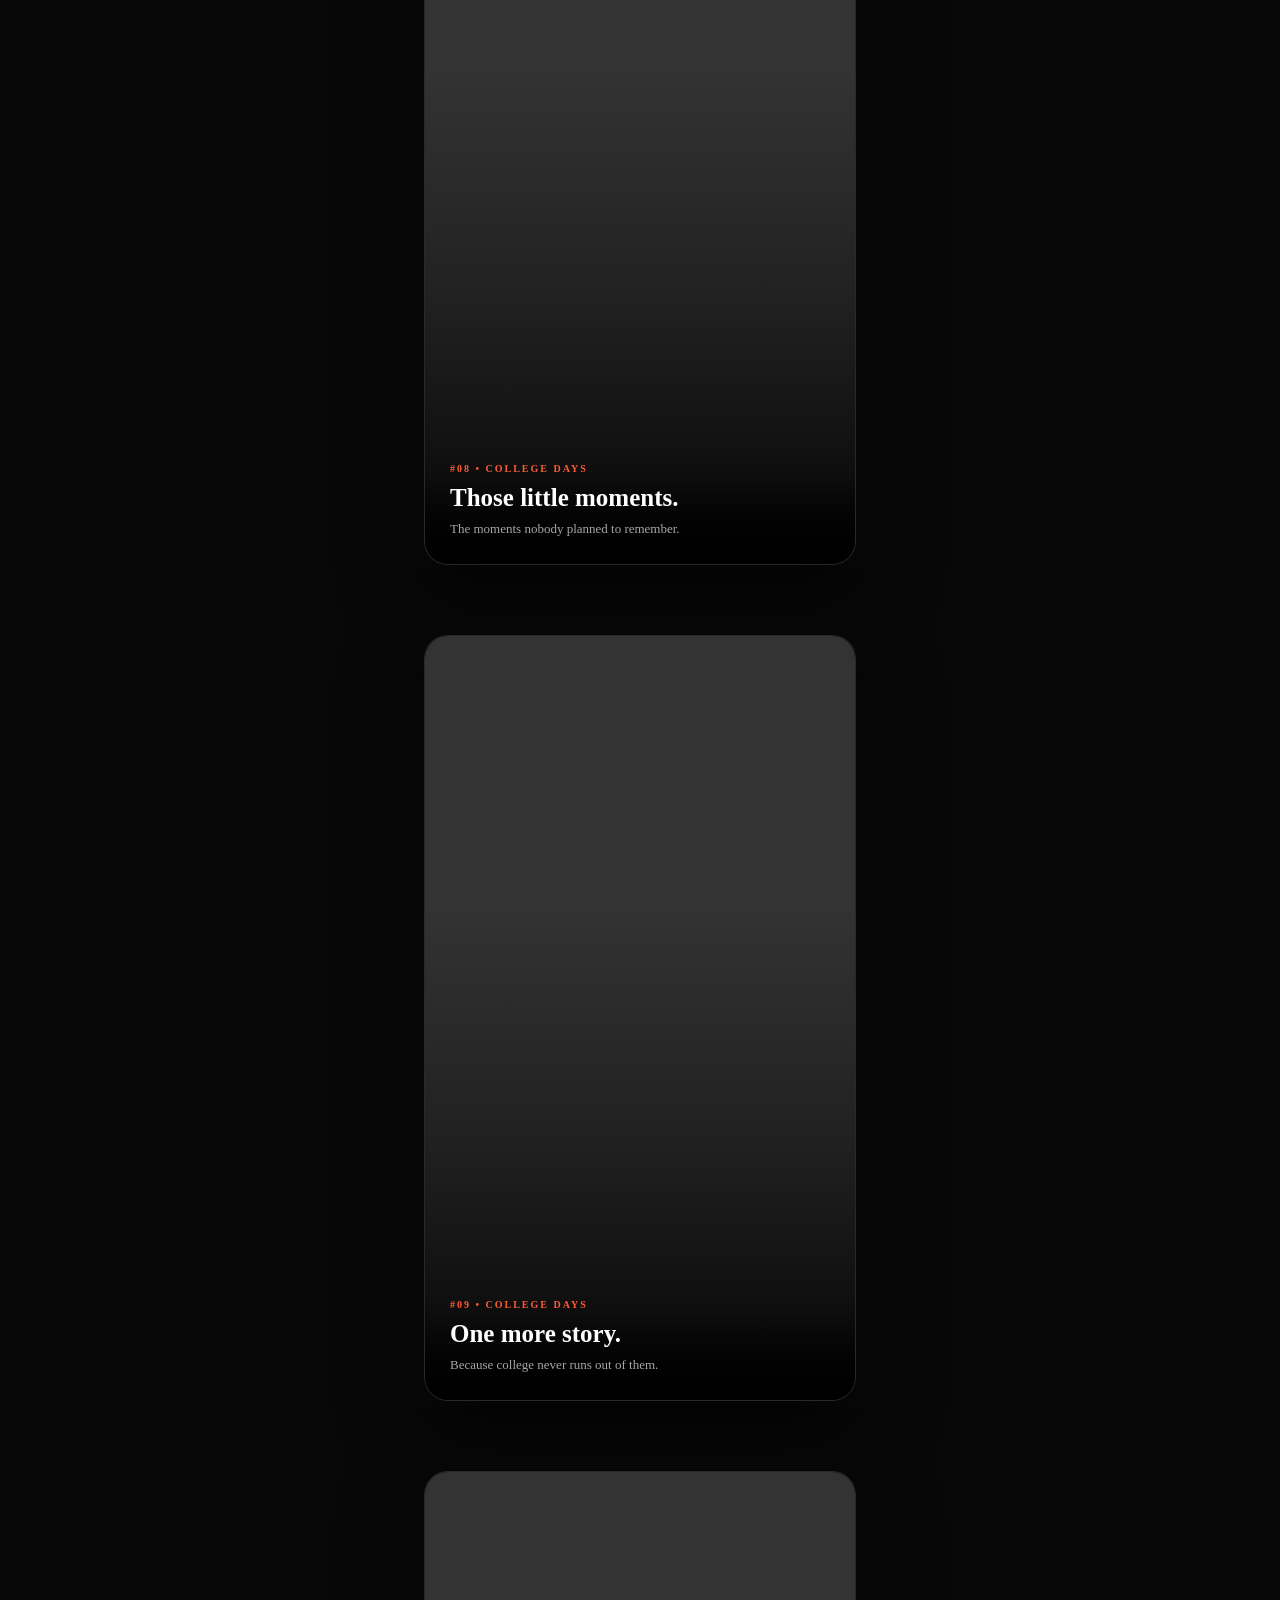
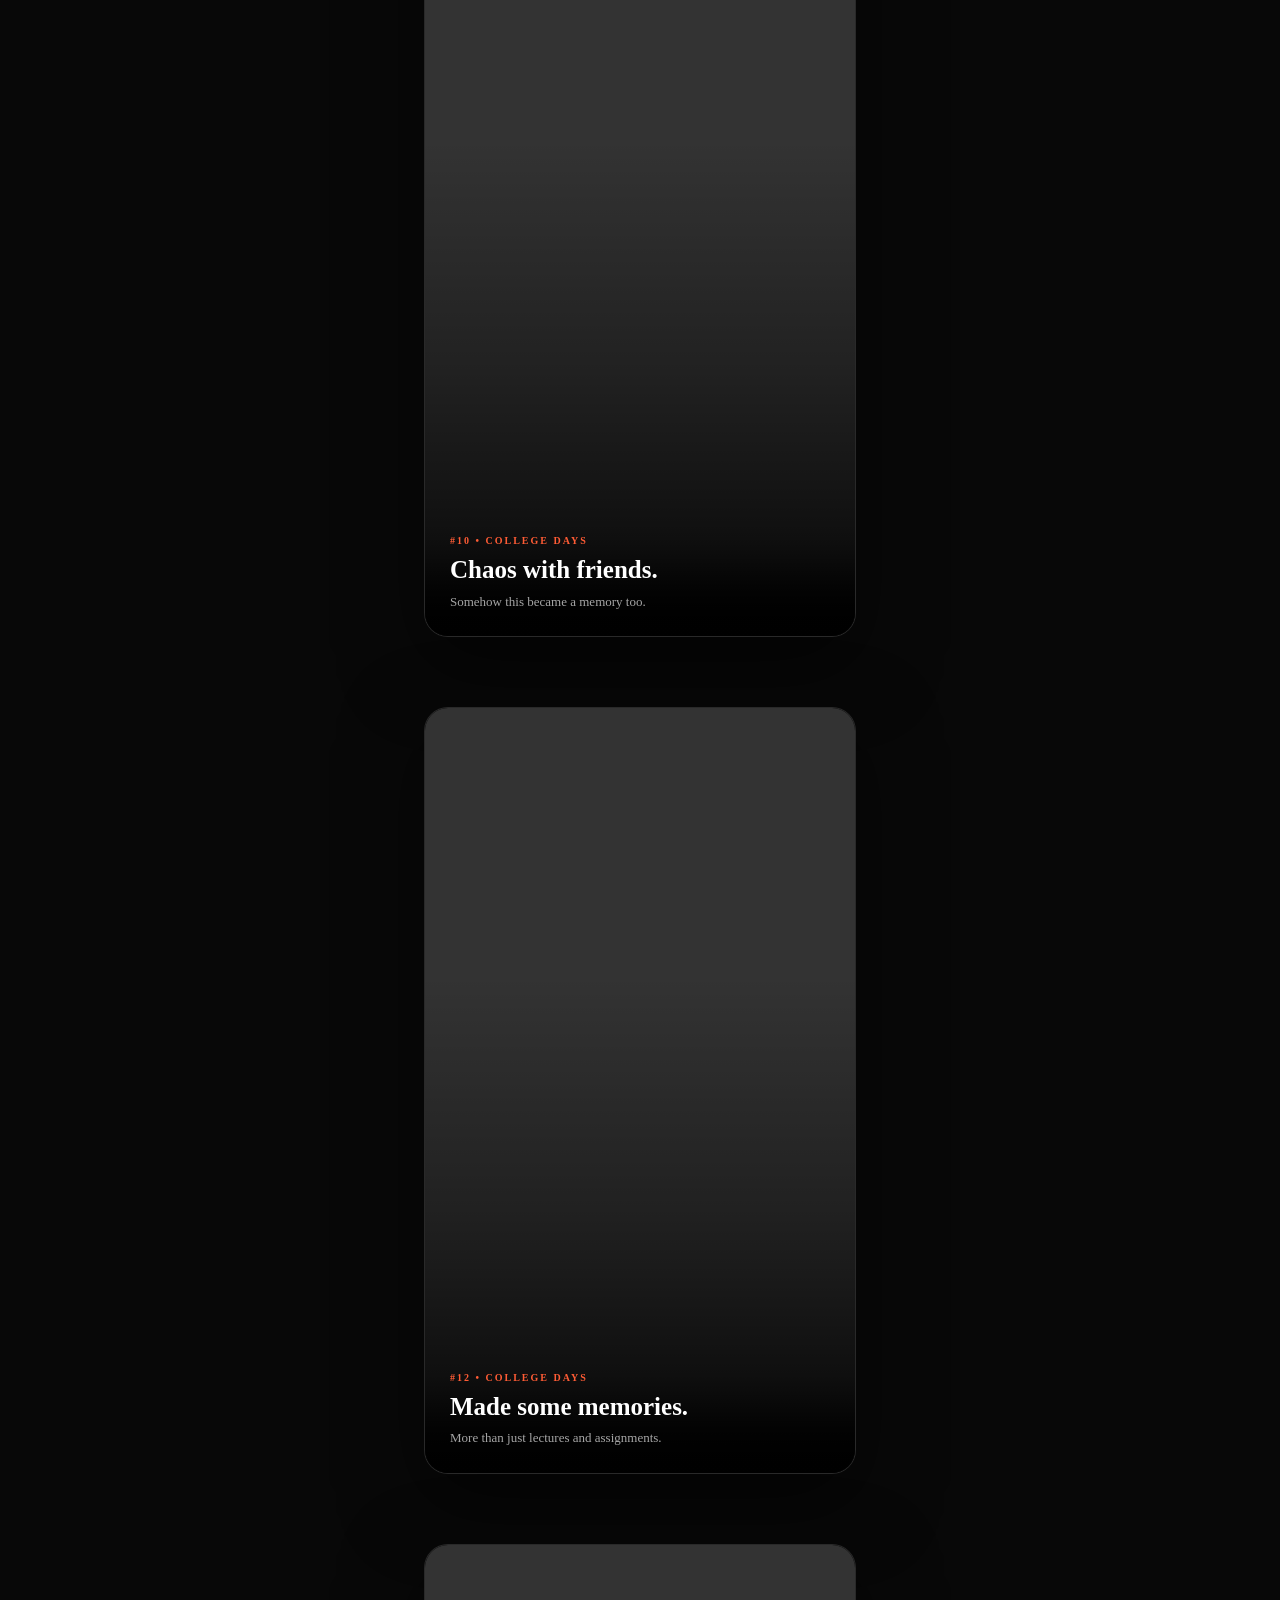
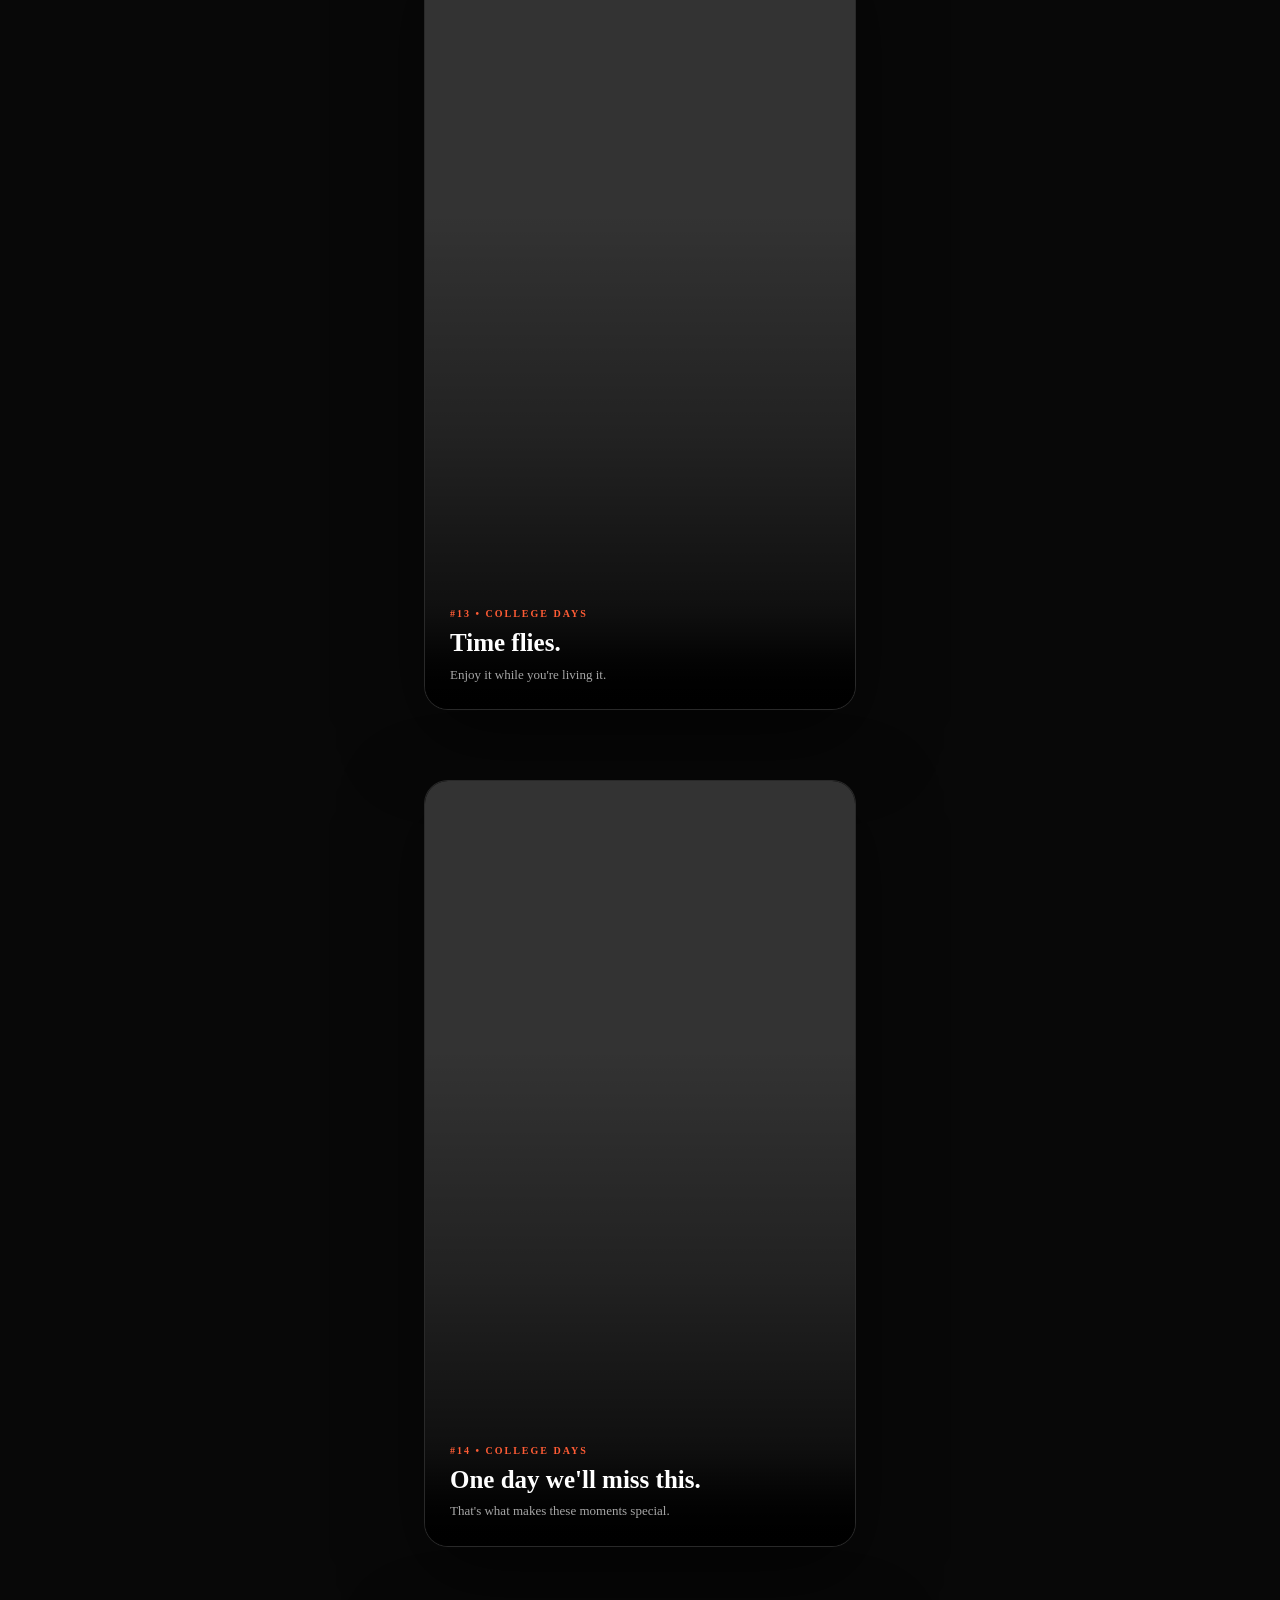
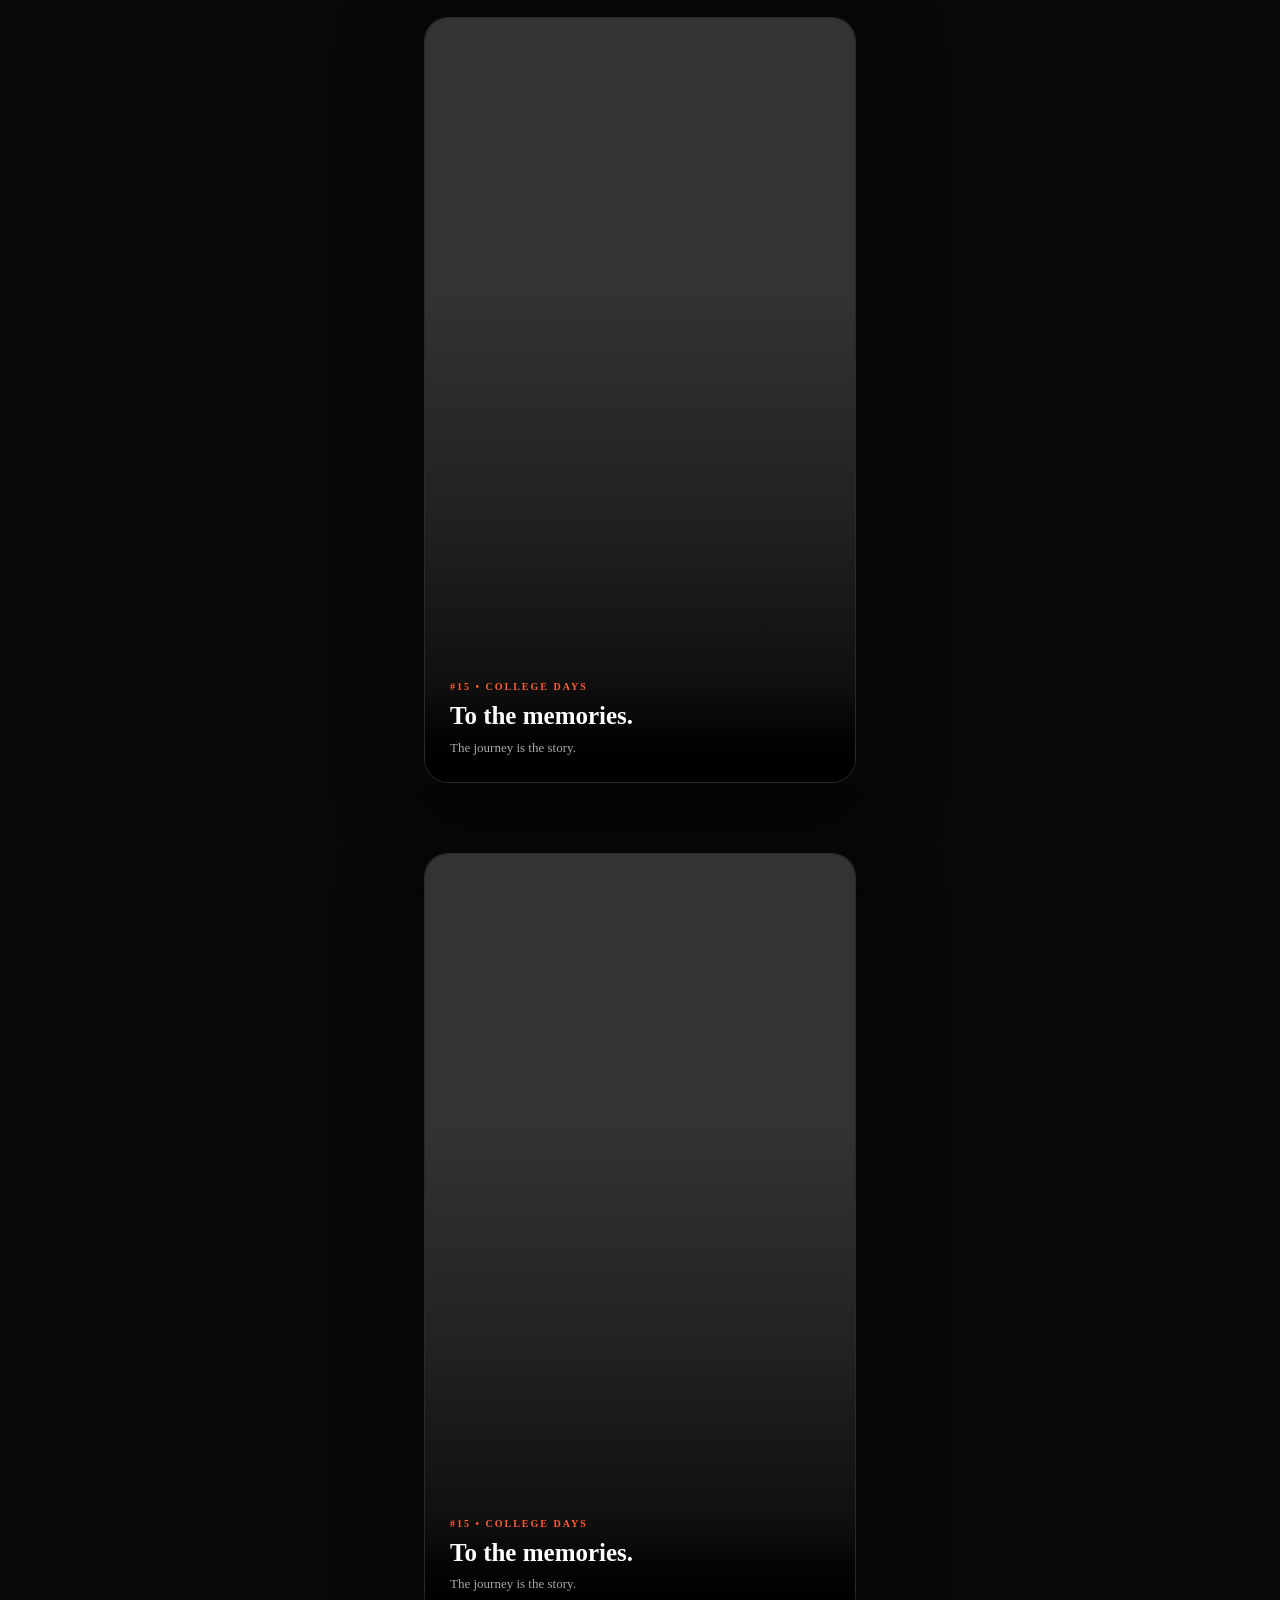
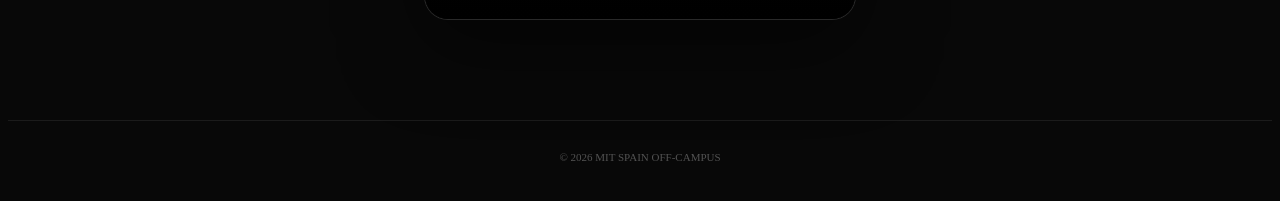
<file: college.html>
<!DOCTYPE html>
<html lang="en">

<head>
    <meta charset="UTF-8">
    <meta name="viewport" content="width=device-width, initial-scale=1.0">

    <title>College Days | MIT SPAIN OFF-CAMPUS</title>

    <link rel="icon" type="image/png" href="logomit.jpg">
    <link rel="stylesheet" href="style1.css">
</head>

<body class="reels-page">

    <!-- <a href="index.html" class="back-btn">
        ← HOME
    </a> -->


    <header class="reels-header">

        <span>MIT SPAIN OFF-CAMPUS</span>

        <h1>COLLEGE<span>.</span></h1>

        <p>
            Friends, memories, chaos & the moments we'll miss.
        </p>

    </header>


    <main class="reels-feed">


        <!-- VIDEO 01 -->

        <article class="reel">

            <video class="reel-video" loop playsinline controls>
                <source src="hostel 1.mp4" type="video/mp4">
            </video>

            <div class="reel-gradient"></div>

            <div class="reel-info">

                <span>#01 • COLLEGE DAYS</span>

                <h2>And so it begins.</h2>

                <p>
                    Every college story starts somewhere.
                </p>

            </div>

        </article>


        <!-- VIDEO 02 -->

        <article class="reel">

            <video class="reel-video" loop playsinline controls>
                <source src="hostel 2.mp4" type="video/mp4">
            </video>

            <div class="reel-gradient"></div>

            <div class="reel-info">

                <span>#02 • COLLEGE DAYS</span>

                <h2>Just another college day.</h2>

                <p>
                    Somehow, every day becomes a memory.
                </p>

            </div>

        </article>


        <!-- VIDEO 03 -->

        <article class="reel">

            <video class="reel-video" loop playsinline controls>
                <source src="hostel 3.mp4" type="video/mp4">
            </video>

            <div class="reel-gradient"></div>

            <div class="reel-info">

                <span>#03 • COLLEGE DAYS</span>

                <h2>Friends make the difference.</h2>

                <p>
                    The people matter more than the timetable.
                </p>

            </div>

        </article>


        <!-- VIDEO 04 -->

        <article class="reel">

            <video class="reel-video" loop playsinline controls>
                <source src="hostel 4.mp4" type="video/mp4">
            </video>

            <div class="reel-gradient"></div>

            <div class="reel-info">

                <span>#04 • COLLEGE DAYS</span>

                <h2>Attendance can wait.</h2>

                <p>
                    Some moments feel more important.
                </p>

            </div>

        </article>


        <!-- VIDEO 05 -->

        <article class="reel">

            <video class="reel-video" loop playsinline controls>
                <source src="hostel 5.mp4" type="video/mp4">
            </video>

            <div class="reel-gradient"></div>

            <div class="reel-info">

                <span>#05 • COLLEGE DAYS</span>

                <h2>Random plans.</h2>

                <p>
                    The best memories were rarely planned.
                </p>

            </div>

        </article>


        <!-- VIDEO 06 -->

        <article class="reel">

            <video class="reel-video" loop playsinline controls>
                <source src="hostel 6.mp4" type="video/mp4">
            </video>

            <div class="reel-gradient"></div>

            <div class="reel-info">

                <span>#06 • COLLEGE DAYS</span>

                <h2>Campus memories.</h2>

                <p>
                    Ordinary places. Extraordinary memories.
                </p>

            </div>

        </article>


        <!-- VIDEO 07 -->

        <article class="reel">

            <video class="reel-video" loop playsinline controls>
                <source src="hostel 7.mp4" type="video/mp4">
            </video>

            <div class="reel-gradient"></div>

            <div class="reel-info">

                <span>#07 • COLLEGE DAYS</span>

                <h2>When the squad arrives.</h2>

                <p>
                    Suddenly the whole day gets interesting.
                </p>

            </div>

        </article>


        <!-- VIDEO 08 -->

        <article class="reel">

            <video class="reel-video" loop playsinline controls>
                <source src="hostel 8.mp4" type="video/mp4">
            </video>

            <div class="reel-gradient"></div>

            <div class="reel-info">

                <span>#08 • COLLEGE DAYS</span>

                <h2>Those little moments.</h2>

                <p>
                    The moments nobody planned to remember.
                </p>

            </div>

        </article>


        <!-- VIDEO 09 -->

        <article class="reel">

            <video class="reel-video" loop playsinline controls>
                <source src="hostel 9.mp4" type="video/mp4">
            </video>

            <div class="reel-gradient"></div>

            <div class="reel-info">

                <span>#09 • COLLEGE DAYS</span>

                <h2>One more story.</h2>

                <p>
                    Because college never runs out of them.
                </p>

            </div>

        </article>


        <!-- VIDEO 10 -->

        <article class="reel">

            <video class="reel-video" loop playsinline controls>
                <source src="hostek 10.mp4" type="video/mp4">
            </video>

            <div class="reel-gradient"></div>

            <div class="reel-info">

                <span>#10 • COLLEGE DAYS</span>

                <h2>Chaos with friends.</h2>

                <p>
                    Somehow this became a memory too.
                </p>

            </div>

        </article>


        <!-- VIDEO 11

        <article class="reel">

            <video class="reel-video" loop playsinline controls>
                <source src="hostel 11.mp4" type="video/mp4">
            </video>

            <div class="reel-gradient"></div>

            <div class="reel-info">

                <span>#11 • COLLEGE DAYS</span>

                <h2>Good times.</h2>

                <p>
                    The kind you wish you could replay.
                </p>

            </div>

        </article> -->


        <!-- VIDEO 12 -->

        <article class="reel">

            <video class="reel-video" loop playsinline controls>
                <source src="hostel 12.mp4" type="video/mp4">
            </video>

            <div class="reel-gradient"></div>

            <div class="reel-info">

                <span>#12 • COLLEGE DAYS</span>

                <h2>Made some memories.</h2>

                <p>
                    More than just lectures and assignments.
                </p>

            </div>

        </article>


        <!-- VIDEO 13 -->

        <article class="reel">

            <video class="reel-video" loop playsinline controls>
                <source src="hostel 13.mp4" type="video/mp4">
            </video>

            <div class="reel-gradient"></div>

            <div class="reel-info">

                <span>#13 • COLLEGE DAYS</span>

                <h2>Time flies.</h2>

                <p>
                    Enjoy it while you're living it.
                </p>

            </div>

        </article>


        <!-- VIDEO 14 -->

        <article class="reel">

            <video class="reel-video" loop playsinline controls>
                <source src="hostel 14.mp4" type="video/mp4">
            </video>

            <div class="reel-gradient"></div>

            <div class="reel-info">

                <span>#14 • COLLEGE DAYS</span>

                <h2>One day we'll miss this.</h2>

                <p>
                    That's what makes these moments special.
                </p>

            </div>

        </article>


        <!-- VIDEO 15 -->

        <article class="reel">

            <video class="reel-video" loop playsinline controls>
                <source src="hostel 15.mp4" type="video/mp4">
            </video>

            <div class="reel-gradient"></div>

            <div class="reel-info">

                <span>#15 • COLLEGE DAYS</span>

                <h2>To the memories.</h2>

                <p>
                    The journey is the story.
                </p>

            </div>

        </article>

        <article class="reel">

            <video class="reel-video" loop playsinline controls>
                <source src="hostel 16.mp4" type="video/mp4">
            </video>

            <div class="reel-gradient"></div>

            <div class="reel-info">

                <span>#15 • COLLEGE DAYS</span>

                <h2>To the memories.</h2>

                <p>
                    The journey is the story.
                </p>

            </div>

        </article>


    </main>


    <footer class="reels-footer">

        © 2026 MIT SPAIN OFF-CAMPUS

    </footer>


    <script>

        const videos = document.querySelectorAll(".reel-video");


        /* Only one video plays at a time */

        videos.forEach(video => {

            video.addEventListener("play", () => {

                videos.forEach(otherVideo => {

                    if (otherVideo !== video) {
                        otherVideo.pause();
                    }

                });

            });

        });


        /* Auto play when video comes into view */

        const observer = new IntersectionObserver((entries) => {

            entries.forEach(entry => {

                const video = entry.target;

                if (entry.isIntersecting) {

                    video.play().catch(() => {});

                } else {

                    video.pause();

                }

            });

        }, {

            threshold: 0.65

        });


        videos.forEach(video => {

            observer.observe(video);

        });

    </script>

</body>

</html>
</file>
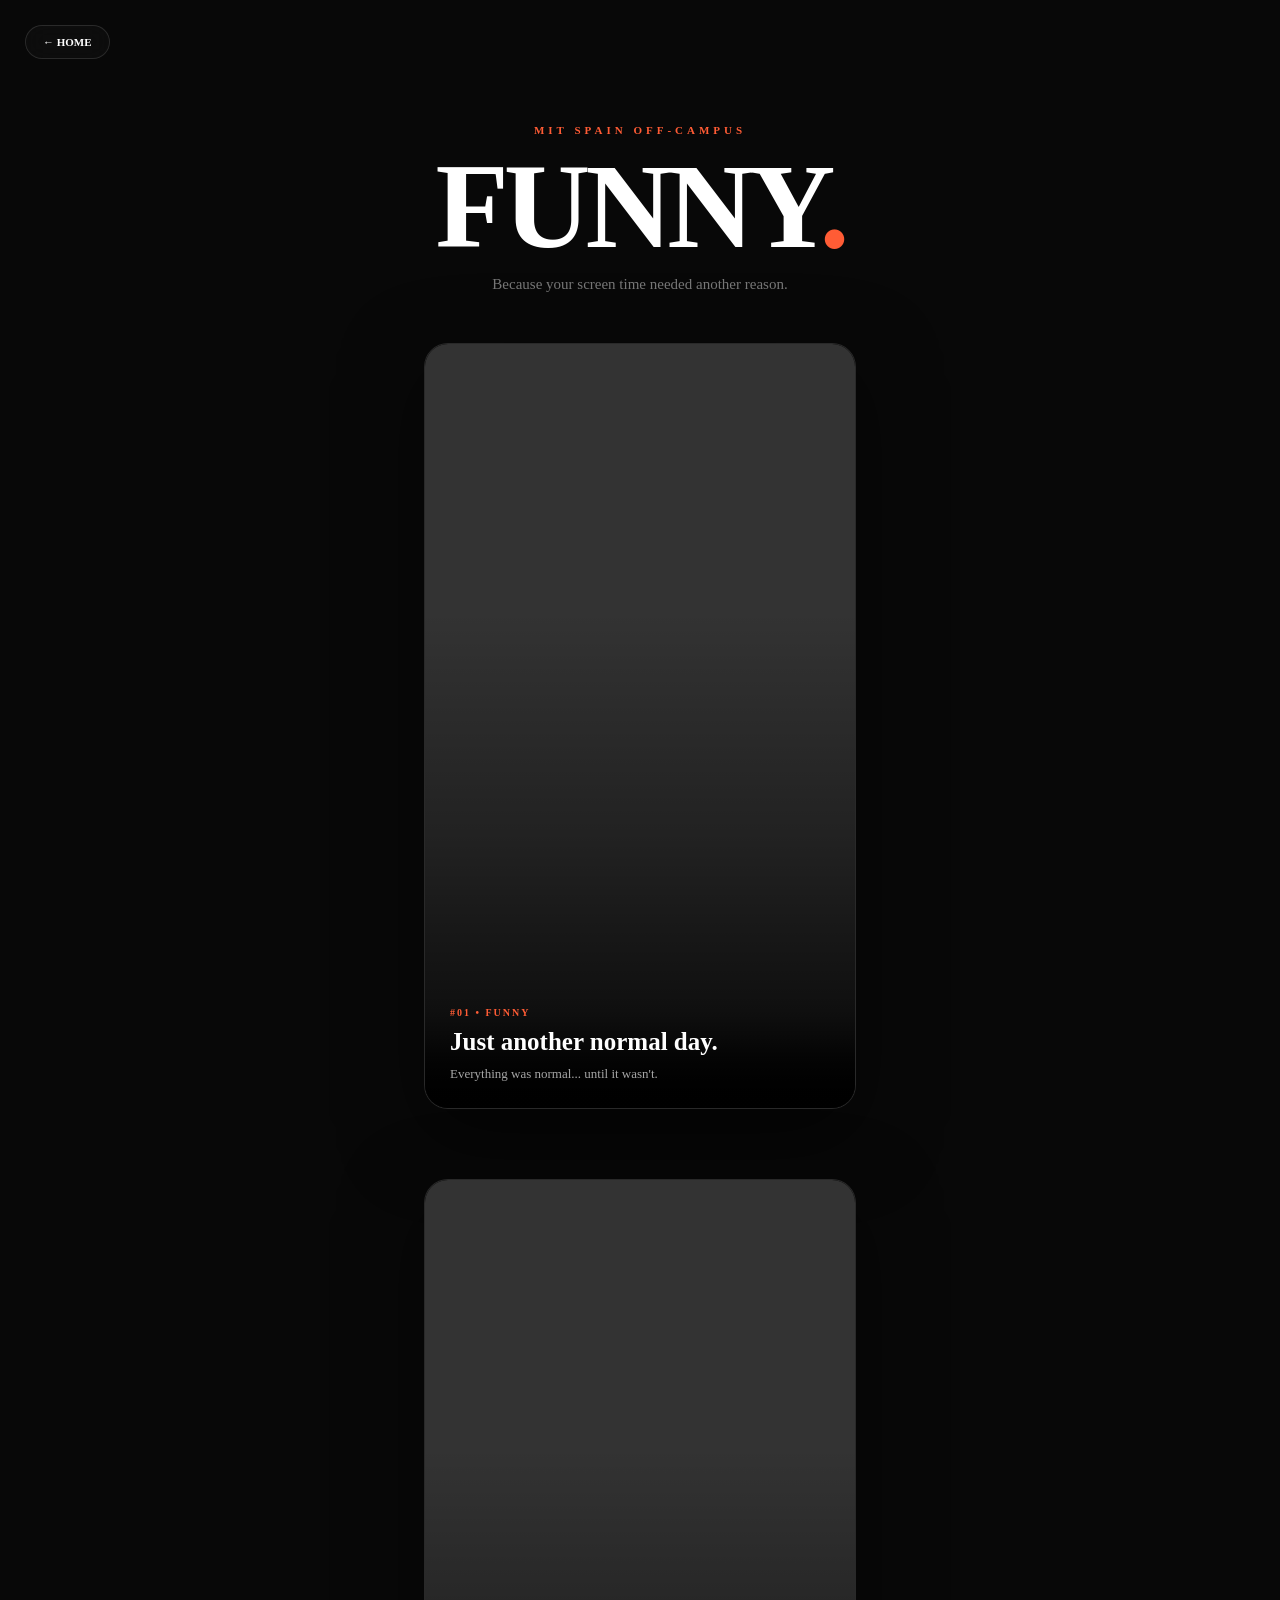
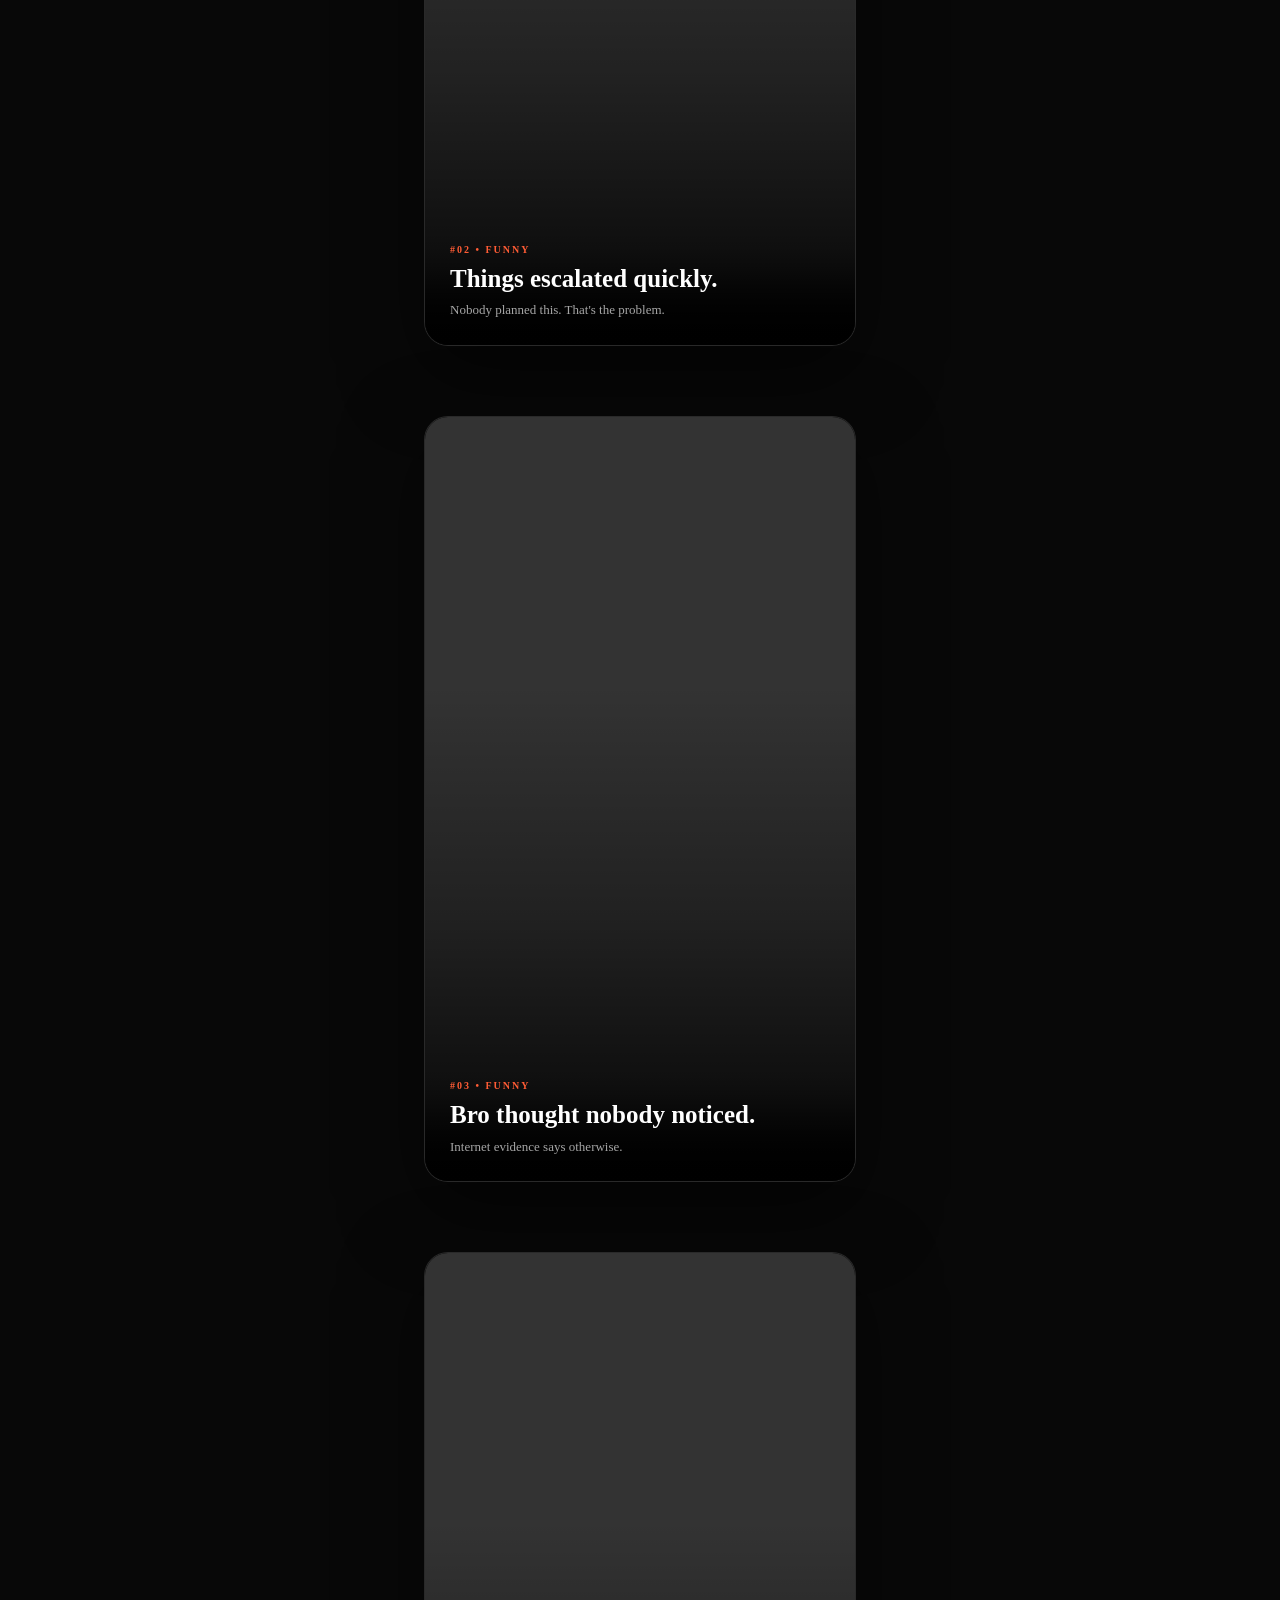
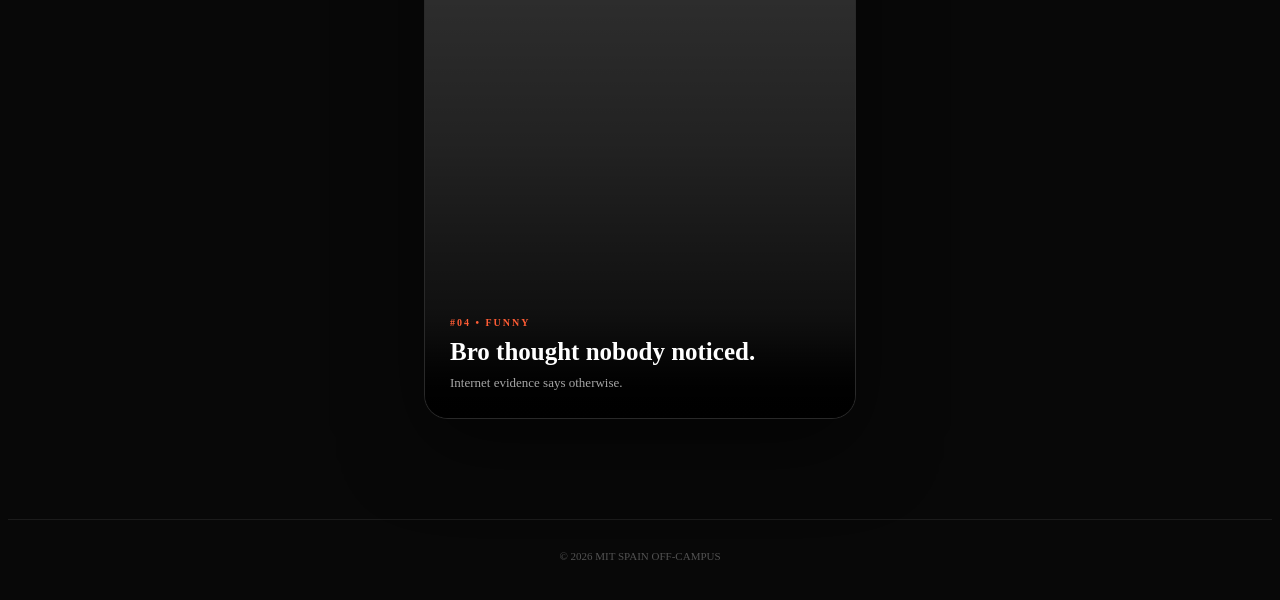
<file: funny.html>
<!DOCTYPE html>
<html lang="en">

<head>
    <meta charset="UTF-8">
    <meta name="viewport" content="width=device-width, initial-scale=1.0">

    <title>Funny | MIT SPAIN OFF-CAMPUS</title>

   <link rel="icon" type="image/png" href="logomit.jpg">
    <link rel="stylesheet" href="style1.css">
</head>

<body class="reels-page">

    <!-- BACK -->

    <a href="index.html" class="back-btn">
        ← HOME
    </a>


    <!-- PAGE TITLE -->

    <header class="reels-header">

        <span>MIT SPAIN OFF-CAMPUS</span>

        <h1>FUNNY<span>.</span></h1>

        <p>
            Because your screen time needed another reason.
        </p>

    </header>


    <!-- REELS -->

    <main class="reels-feed">

        <!-- REEL 1 -->

        <article class="reel">

            <video class="reel-video" loop playsinline controls>
                <source src="comedy 1.mp4" type="video/mp4">
            </video>

            <div class="reel-gradient"></div>

            <div class="reel-info">

                <span>#01 • FUNNY</span>

                <h2>Just another normal day.</h2>

                <p>
                    Everything was normal... until it wasn't.
                </p>

            </div>

        </article>


        <!-- REEL 2 -->

        <article class="reel">

            <video class="reel-video" loop playsinline controls>
                <source src="comedy 2.mp4" type="video/mp4">
            </video>

            <div class="reel-gradient"></div>

            <div class="reel-info">

                <span>#02 • FUNNY</span>

                <h2>Things escalated quickly.</h2>

                <p>
                    Nobody planned this. That's the problem.
                </p>

            </div>

        </article>


        <!-- REEL 3 -->

        <article class="reel">

            <video class="reel-video" loop playsinline controls>
                <source src="comedy 3.mp4" type="video/mp4">
            </video>

            <div class="reel-gradient"></div>

            <div class="reel-info">

                <span>#03 • FUNNY</span>

                <h2>Bro thought nobody noticed.</h2>

                <p>
                    Internet evidence says otherwise.
                </p>

            </div>

        </article>

        
        <article class="reel">

            <video class="reel-video" loop playsinline controls>
                <source src="comedy 4.mp4" type="video/mp4">
            </video>

            <div class="reel-gradient"></div>

            <div class="reel-info">

                <span>#04 • FUNNY</span>

                <h2>Bro thought nobody noticed.</h2>

                <p>
                    Internet evidence says otherwise.
                </p>

            </div>

        </article>

    </main>


    <footer class="reels-footer">
        © 2026 MIT SPAIN OFF-CAMPUS
    </footer>


    <script>

        const videos = document.querySelectorAll(".reel-video");

        /* Only one video plays at a time */

        videos.forEach(video => {

            video.addEventListener("play", () => {

                videos.forEach(otherVideo => {

                    if (otherVideo !== video) {
                        otherVideo.pause();
                    }

                });

            });

        });


        /* Auto play video when it enters screen */

        const observer = new IntersectionObserver((entries) => {

            entries.forEach(entry => {

                const video = entry.target;

                if (entry.isIntersecting) {

                    video.play().catch(() => {});

                } else {

                    video.pause();

                }

            });

        }, {
            threshold: 0.65
        });


        videos.forEach(video => {
            observer.observe(video);
        });

    </script>

</body>

</html>
</file>
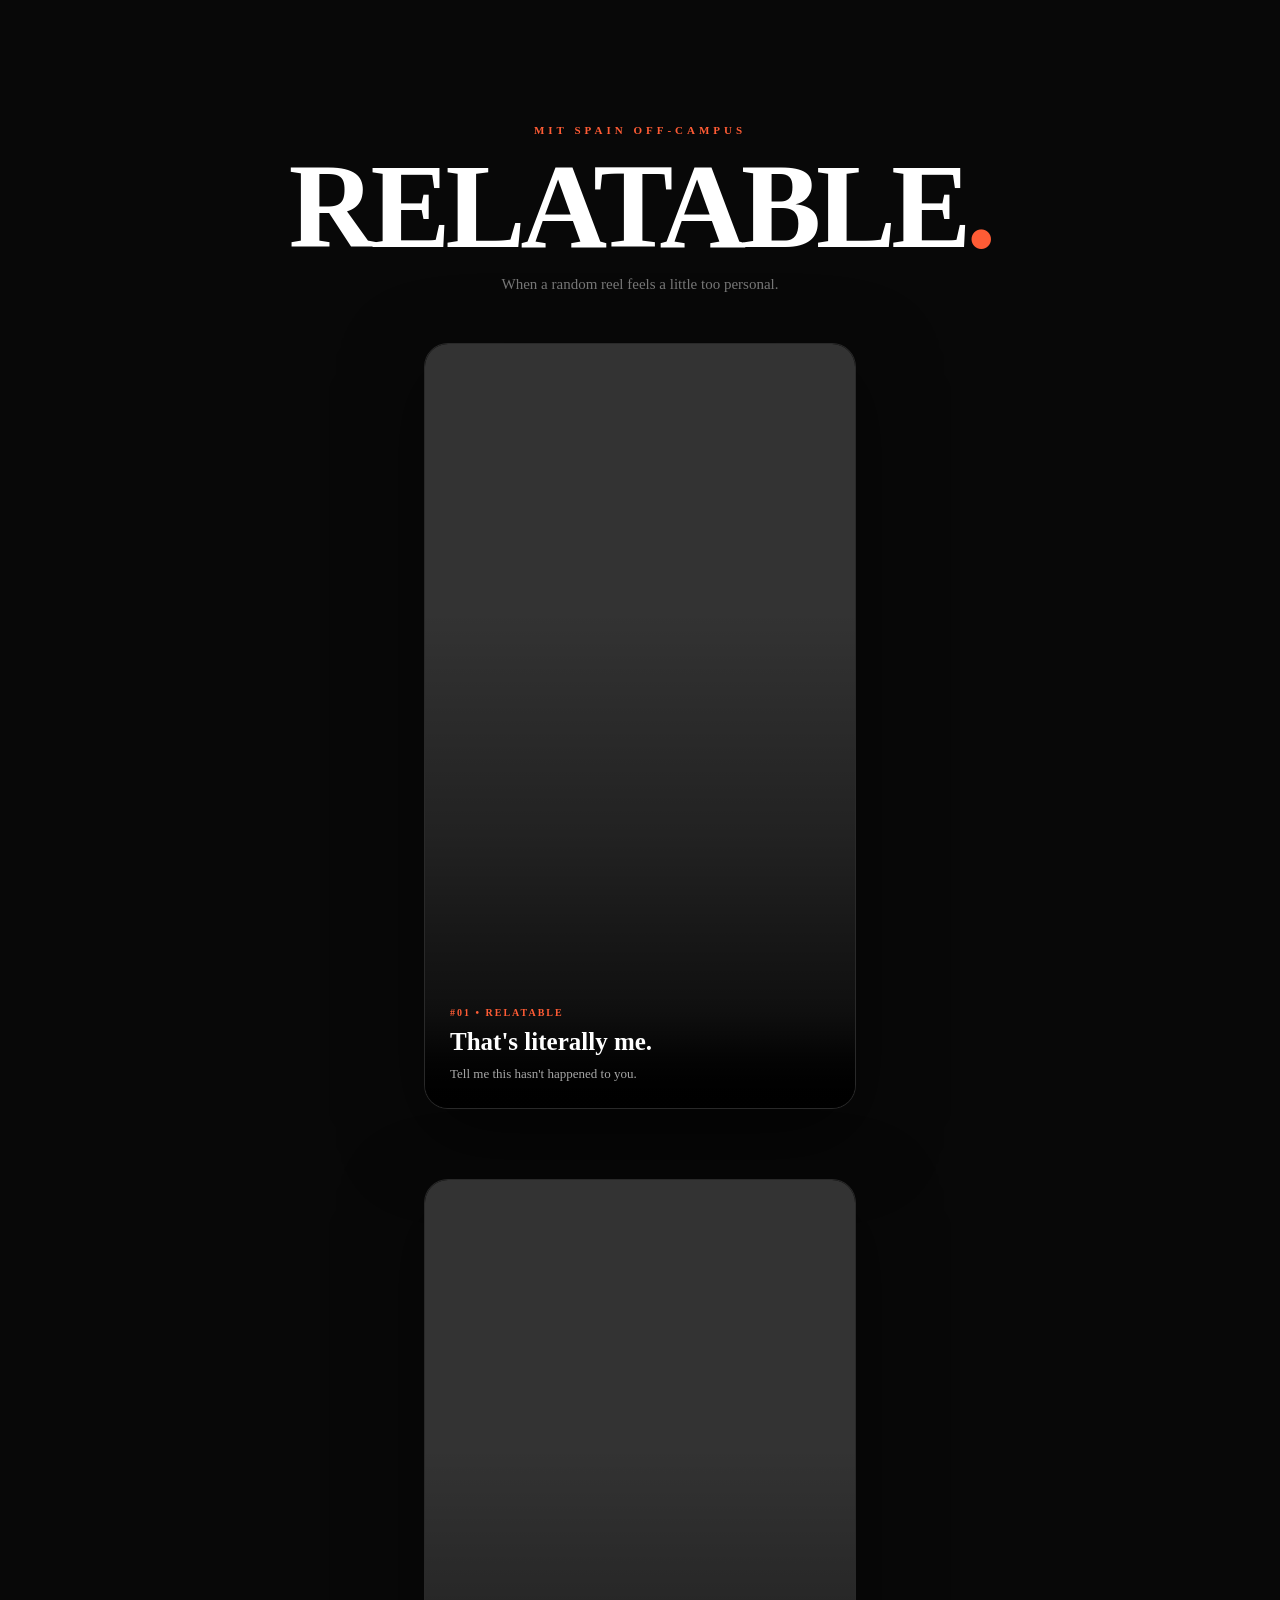
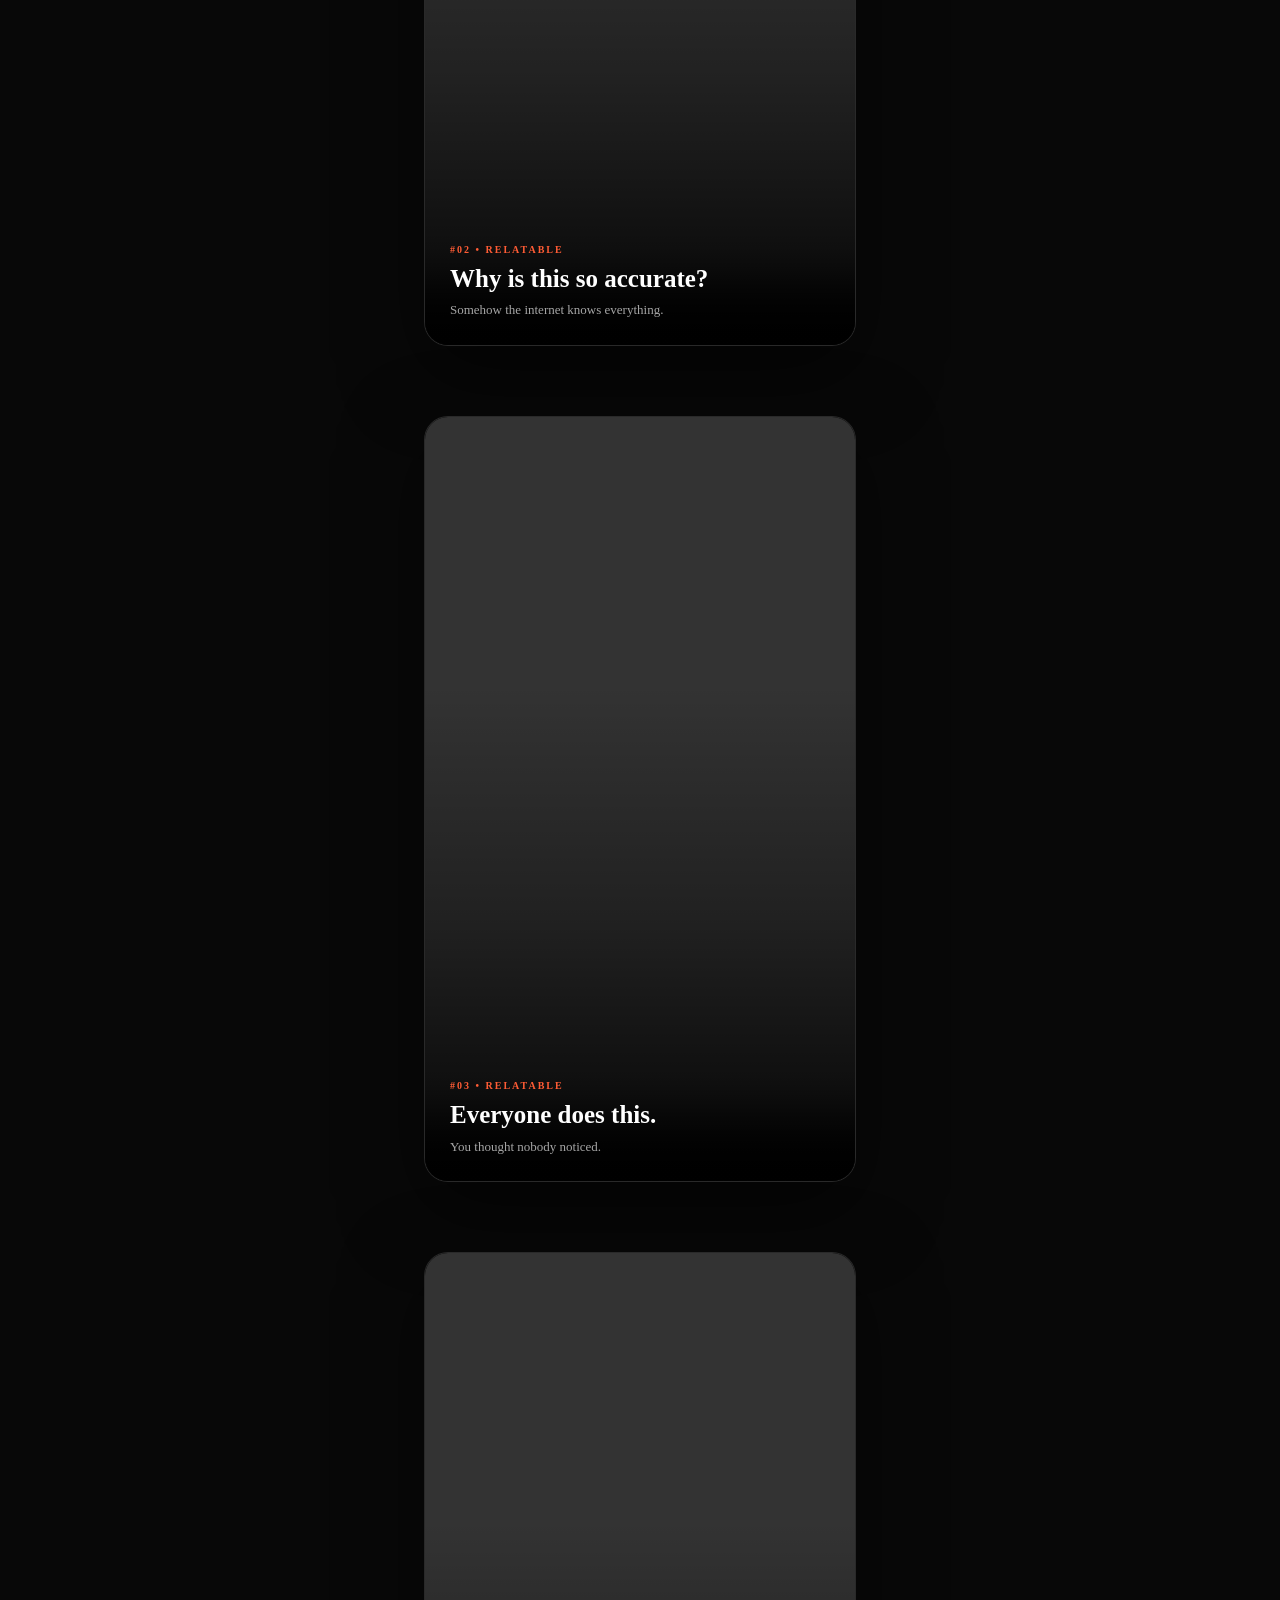
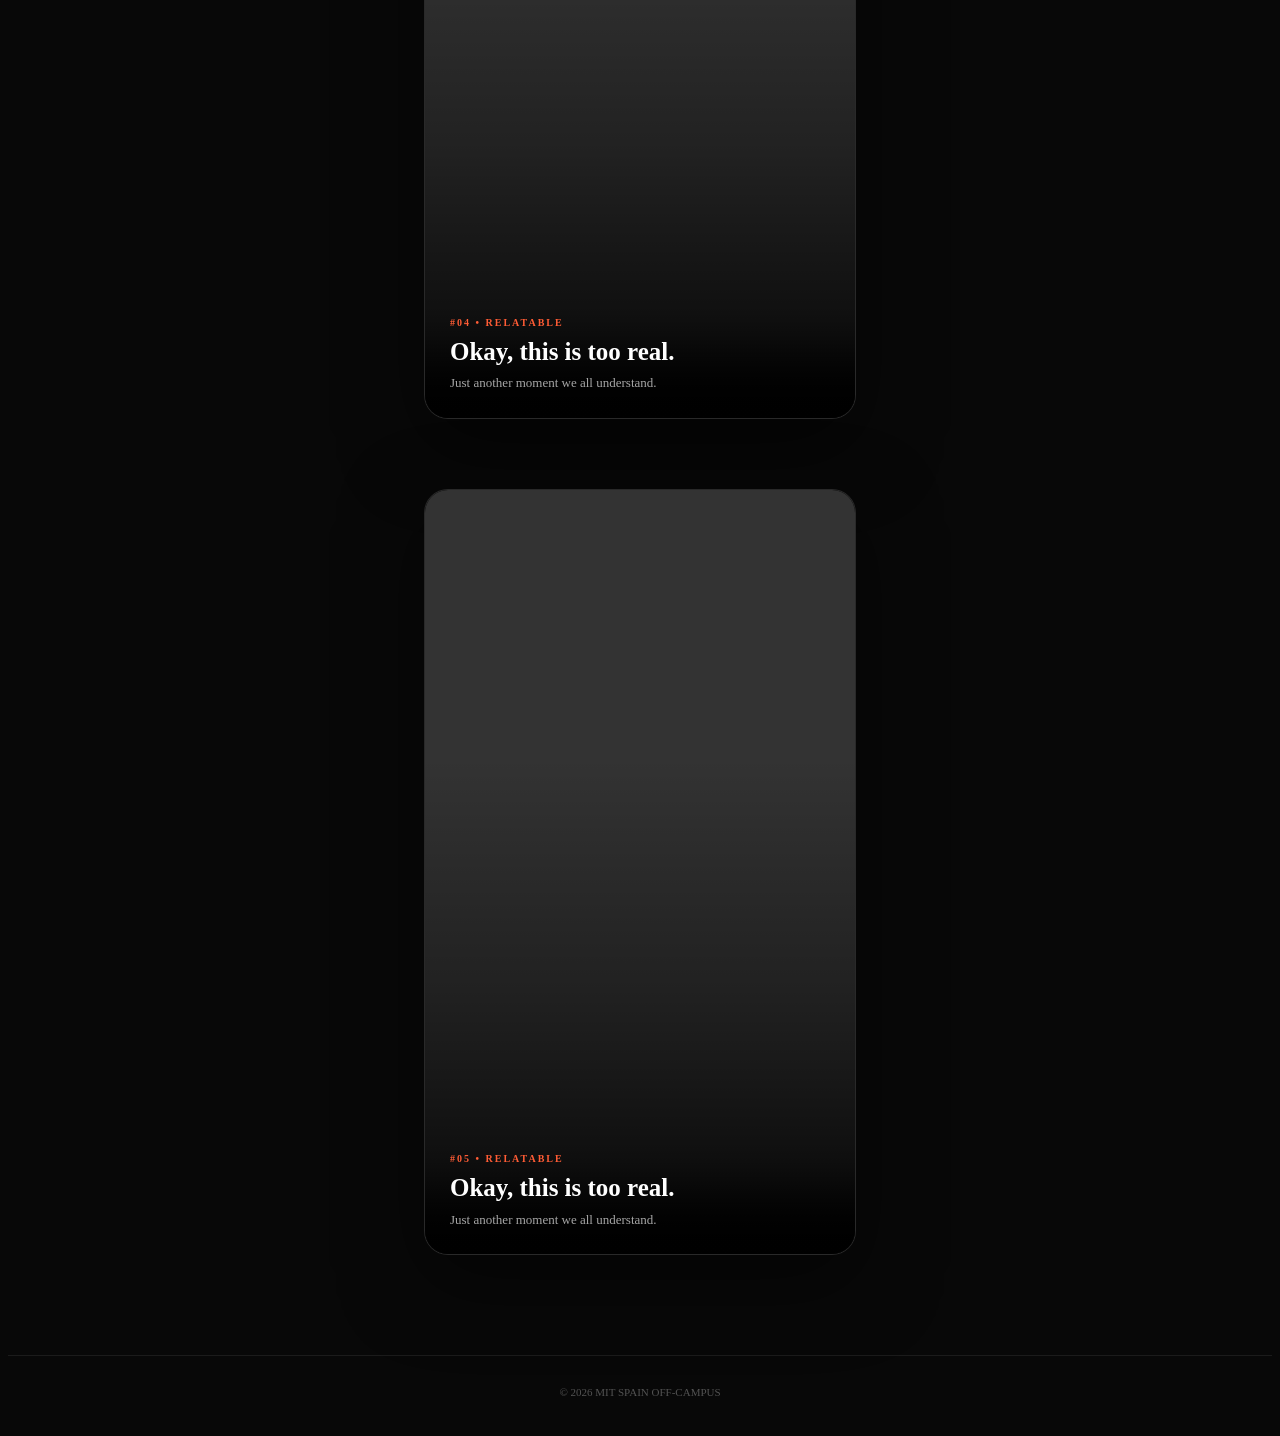
<file: relate.html>
<!DOCTYPE html>
<html lang="en">

<head>
    <meta charset="UTF-8">
    <meta name="viewport" content="width=device-width, initial-scale=1.0">

    <title>Relatable | MIT SPAIN OFF-CAMPUS</title>

    <link rel="icon" type="image/png" href="logomit.jpg">
    <link rel="stylesheet" href="style1.css">
</head>

<body class="reels-page">

    <!-- <a href="index.html" class="back-btn">
        ← HOME
    </a> -->


    <header class="reels-header">

        <span>MIT SPAIN OFF-CAMPUS</span>

        <h1>RELATABLE<span>.</span></h1>

        <p>
            When a random reel feels a little too personal.
        </p>

    </header>


    <main class="reels-feed">


        <!-- VIDEO 01 -->

        <article class="reel">

            <video class="reel-video" loop playsinline controls>
                <source src="relatable 1.mp4" type="video/mp4">
            </video>

            <div class="reel-gradient"></div>

            <div class="reel-info">

                <span>#01 • RELATABLE</span>

                <h2>That's literally me.</h2>

                <p>
                    Tell me this hasn't happened to you.
                </p>

            </div>

        </article>


        <!-- VIDEO 02 -->

        <article class="reel">

            <video class="reel-video" loop playsinline controls>
                <source src="relatable 2.mp4" type="video/mp4">
            </video>

            <div class="reel-gradient"></div>

            <div class="reel-info">

                <span>#02 • RELATABLE</span>

                <h2>Why is this so accurate?</h2>

                <p>
                    Somehow the internet knows everything.
                </p>

            </div>

        </article>


        <!-- VIDEO 03 -->

        <article class="reel">

            <video class="reel-video" loop playsinline controls>
                <source src="relatable 3.mp4" type="video/mp4">
            </video>

            <div class="reel-gradient"></div>

            <div class="reel-info">

                <span>#03 • RELATABLE</span>

                <h2>Everyone does this.</h2>

                <p>
                    You thought nobody noticed.
                </p>

            </div>

        </article>


        <!-- VIDEO 04 -->

        <article class="reel">

            <video class="reel-video" loop playsinline controls>
                <source src="relatable 4.mp4" type="video/mp4">
            </video>

            <div class="reel-gradient"></div>

            <div class="reel-info">

                <span>#04 • RELATABLE</span>

                <h2>Okay, this is too real.</h2>

                <p>
                    Just another moment we all understand.
                </p>

            </div>

        </article>

        <article class="reel">

            <video class="reel-video" loop playsinline controls>
                <source src="relatable 5.mp4" type="video/mp4">
            </video>

            <div class="reel-gradient"></div>

            <div class="reel-info">

                <span>#05 • RELATABLE</span>

                <h2>Okay, this is too real.</h2>

                <p>
                    Just another moment we all understand.
                </p>

            </div>

        </article>


    </main>


    <footer class="reels-footer">

        © 2026 MIT SPAIN OFF-CAMPUS

    </footer>


    <script>

        const videos = document.querySelectorAll(".reel-video");


        /* Only one video plays at a time */

        videos.forEach(video => {

            video.addEventListener("play", () => {

                videos.forEach(otherVideo => {

                    if (otherVideo !== video) {
                        otherVideo.pause();
                    }

                });

            });

        });


        /* Auto play when video comes into view */

        const observer = new IntersectionObserver((entries) => {

            entries.forEach(entry => {

                const video = entry.target;

                if (entry.isIntersecting) {

                    video.play().catch(() => {});

                } else {

                    video.pause();

                }

            });

        }, {

            threshold: 0.65

        });


        videos.forEach(video => {

            observer.observe(video);

        });

    </script>

</body>

</html>
</file>
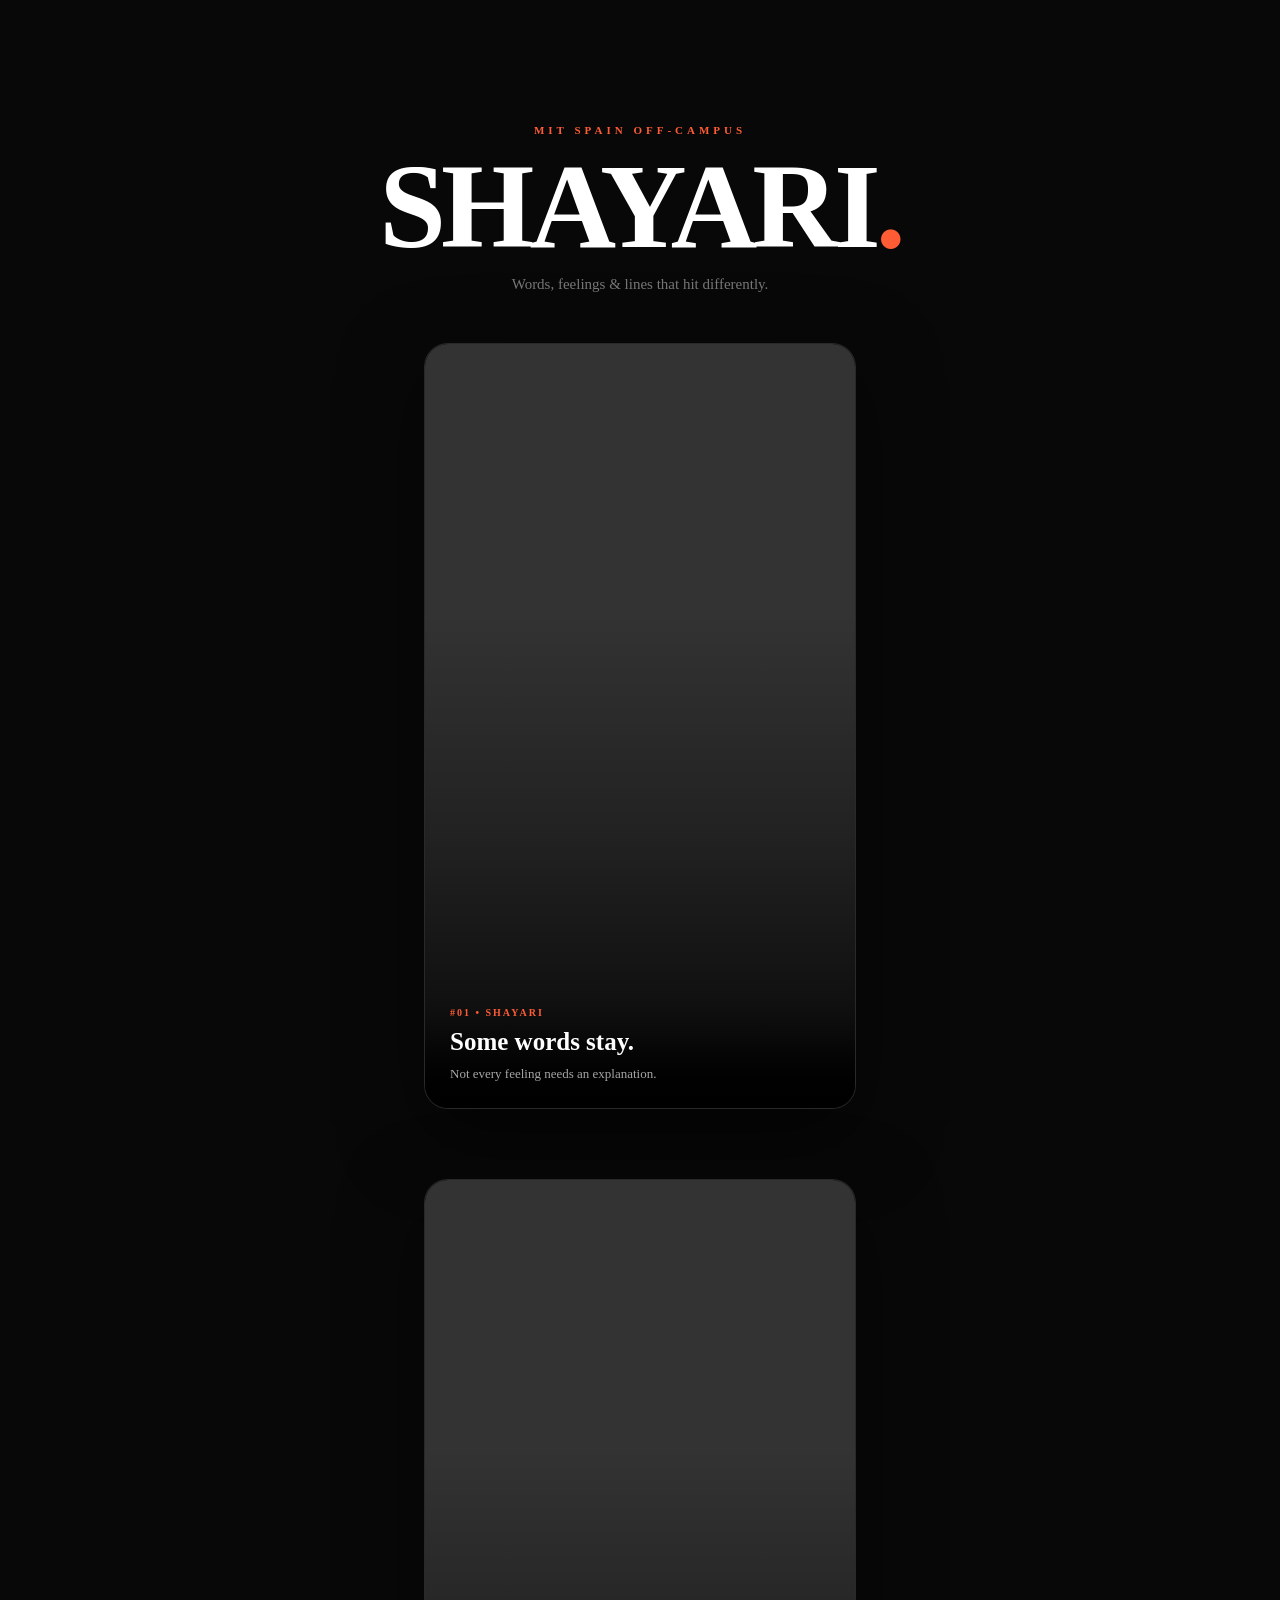
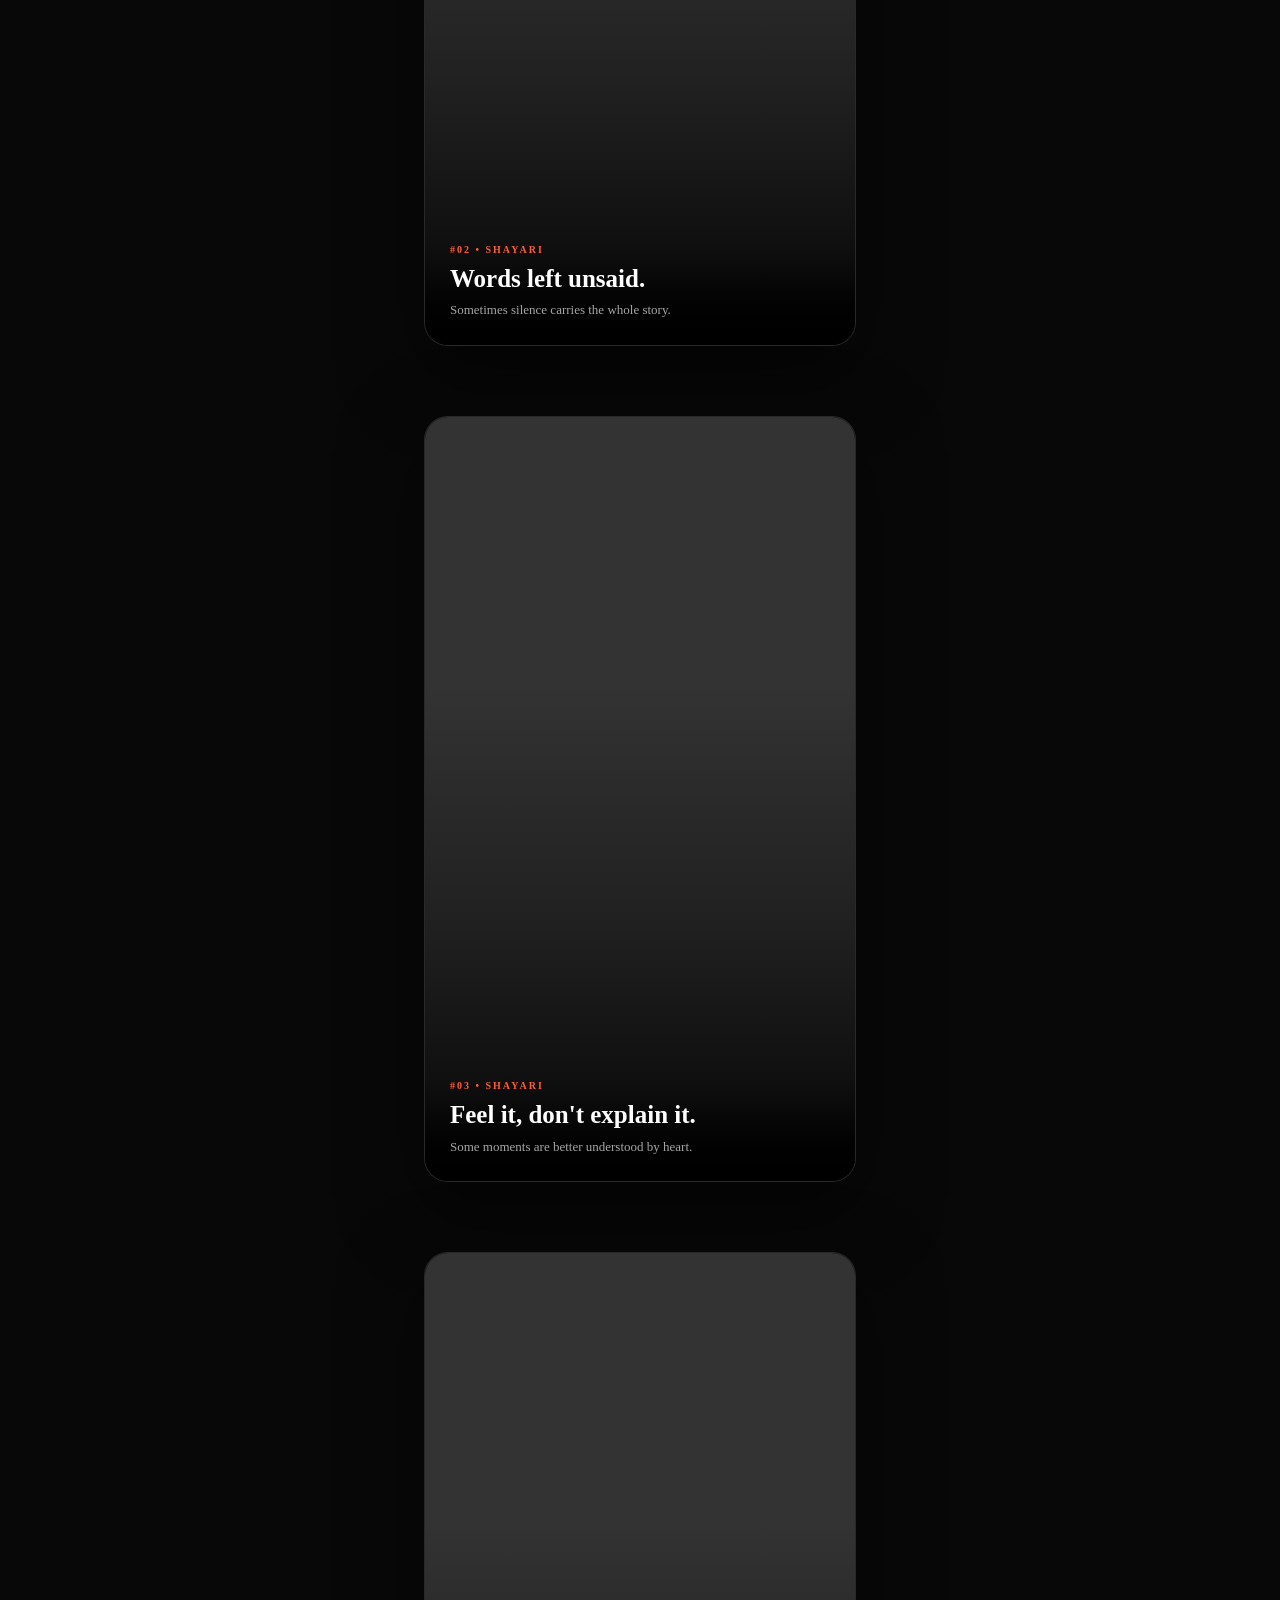
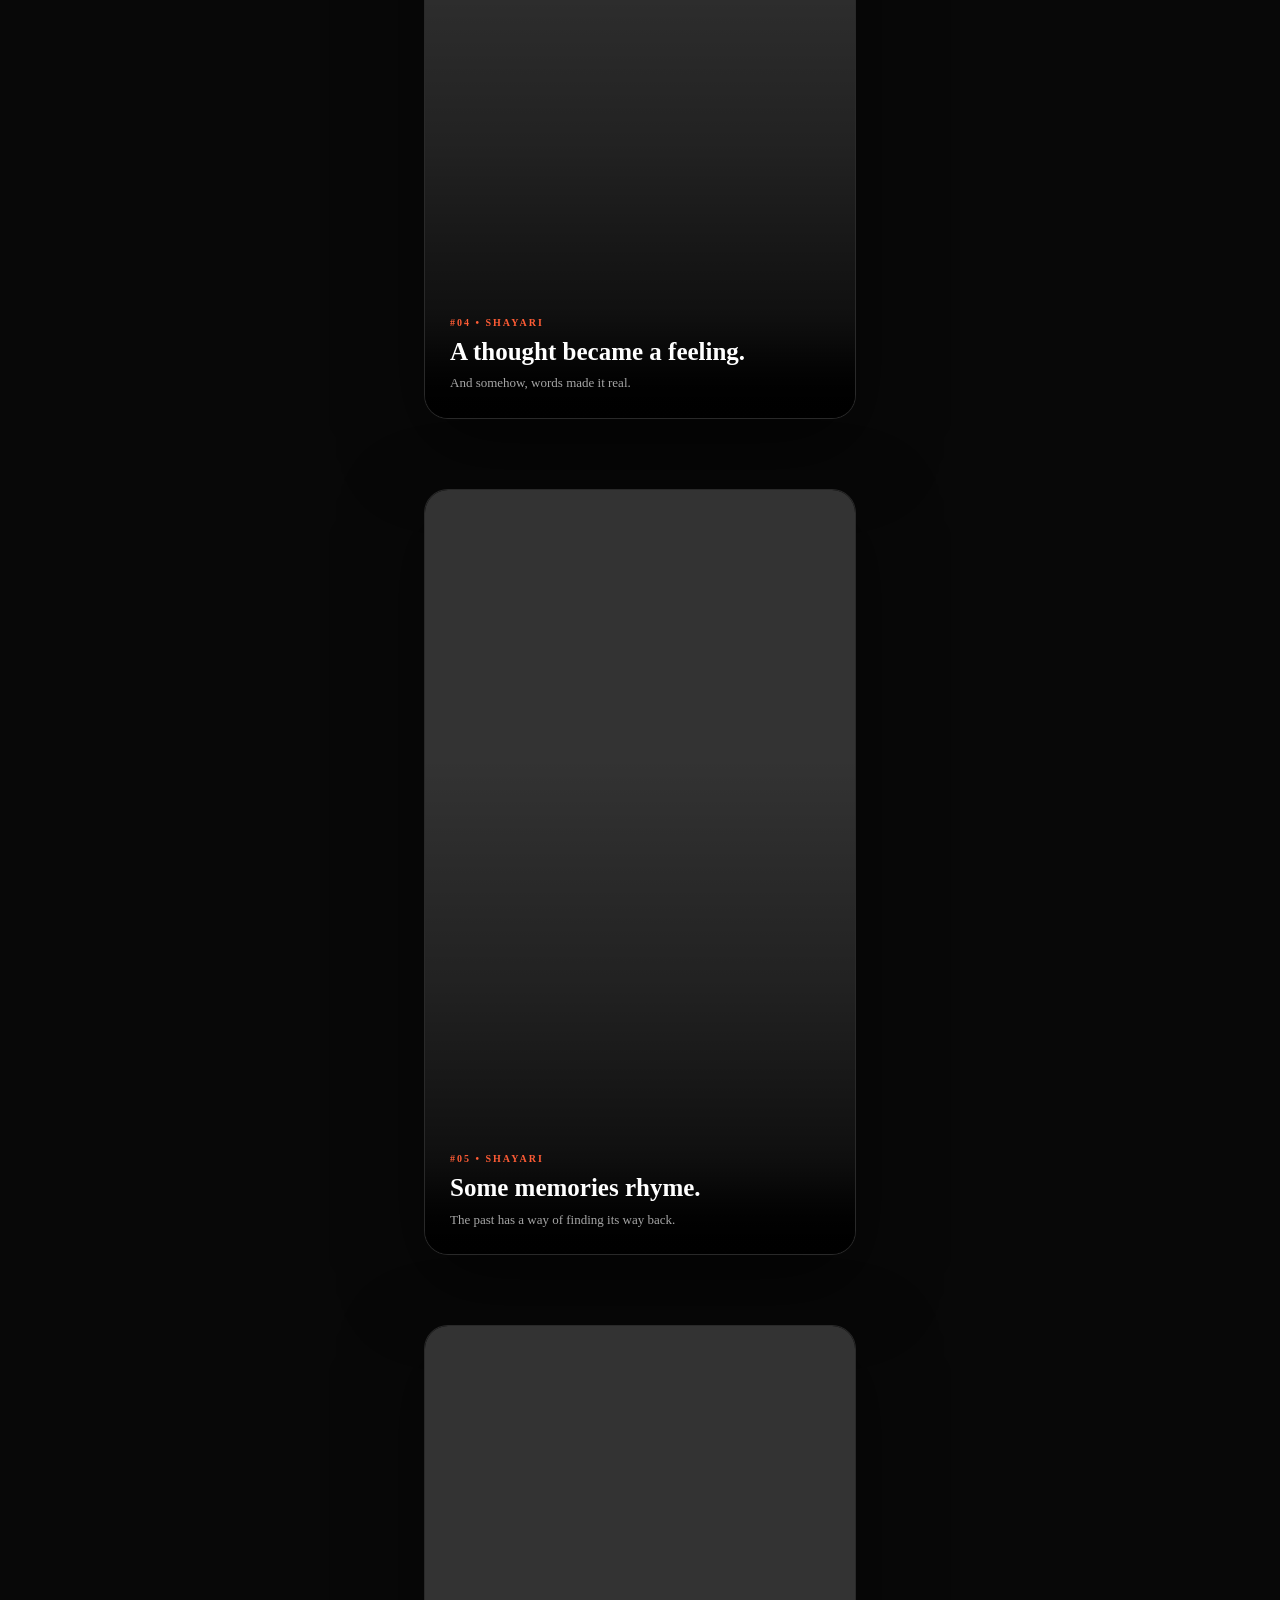
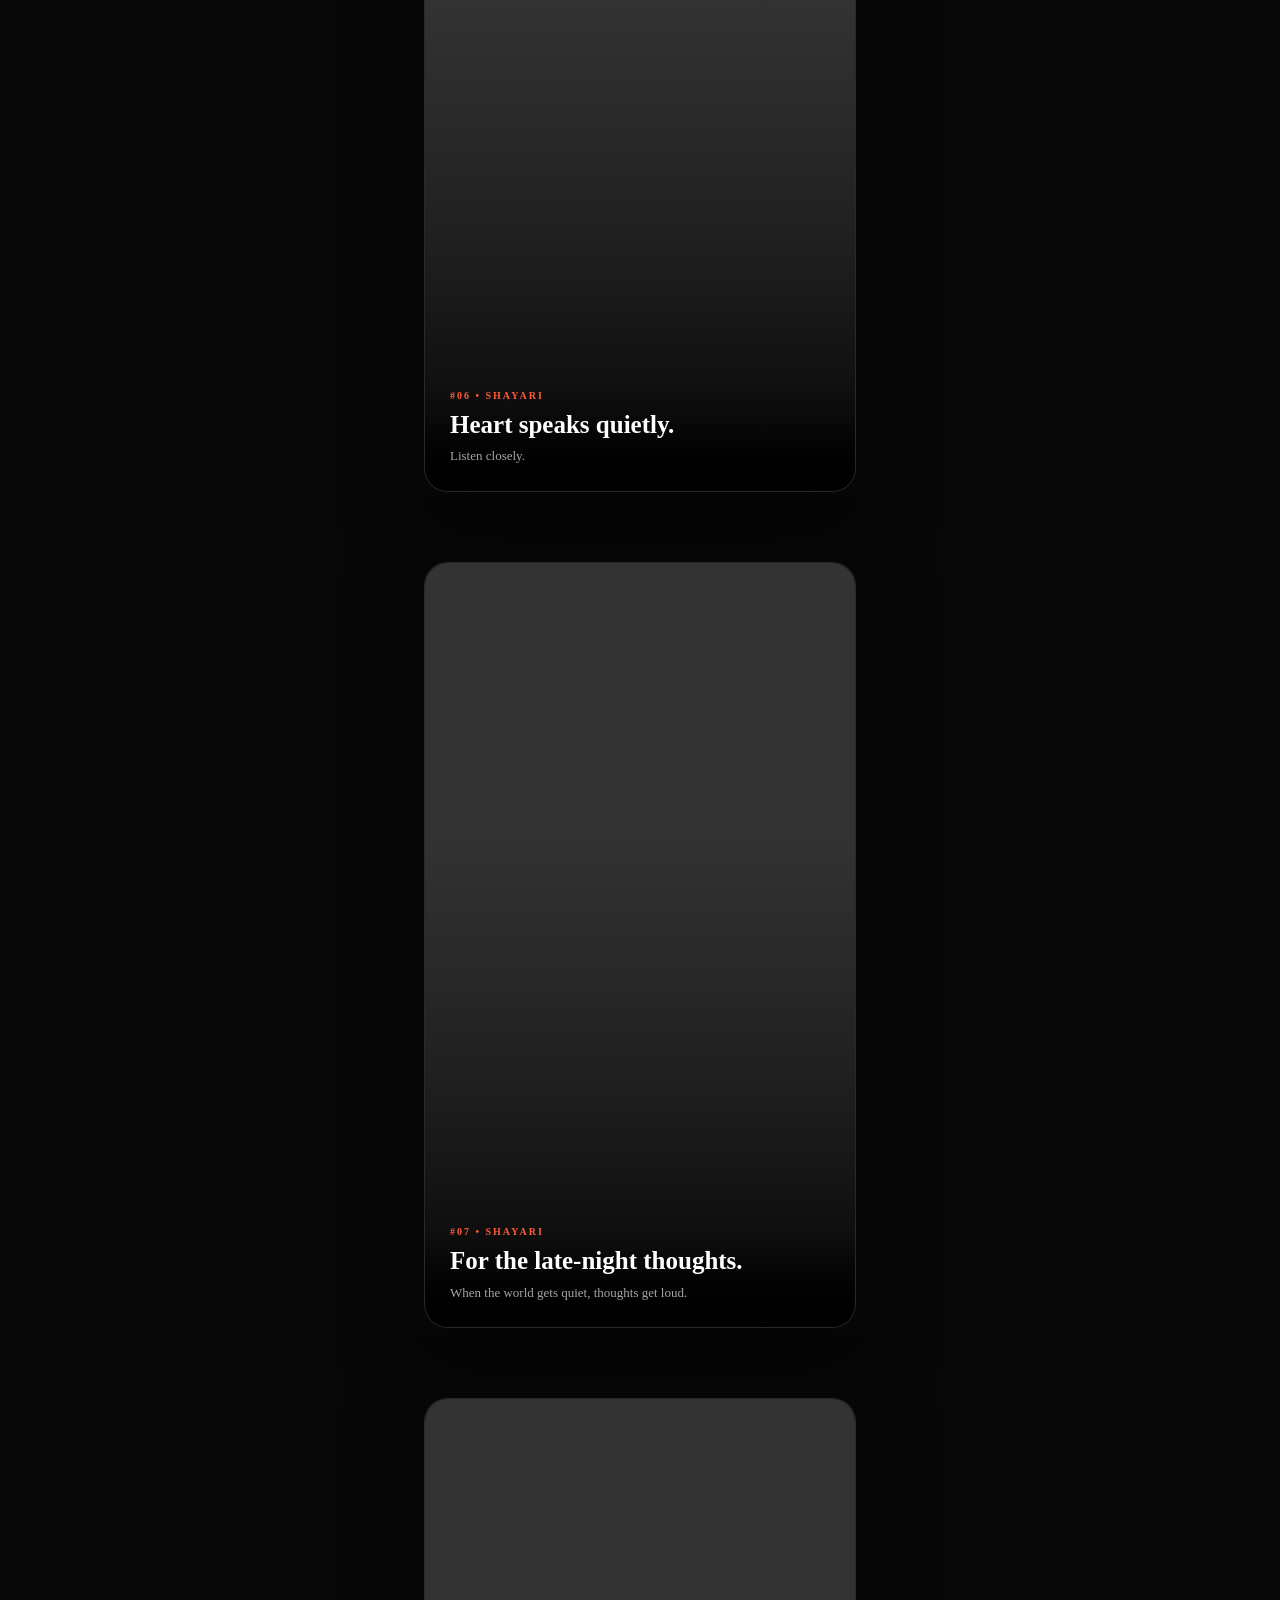
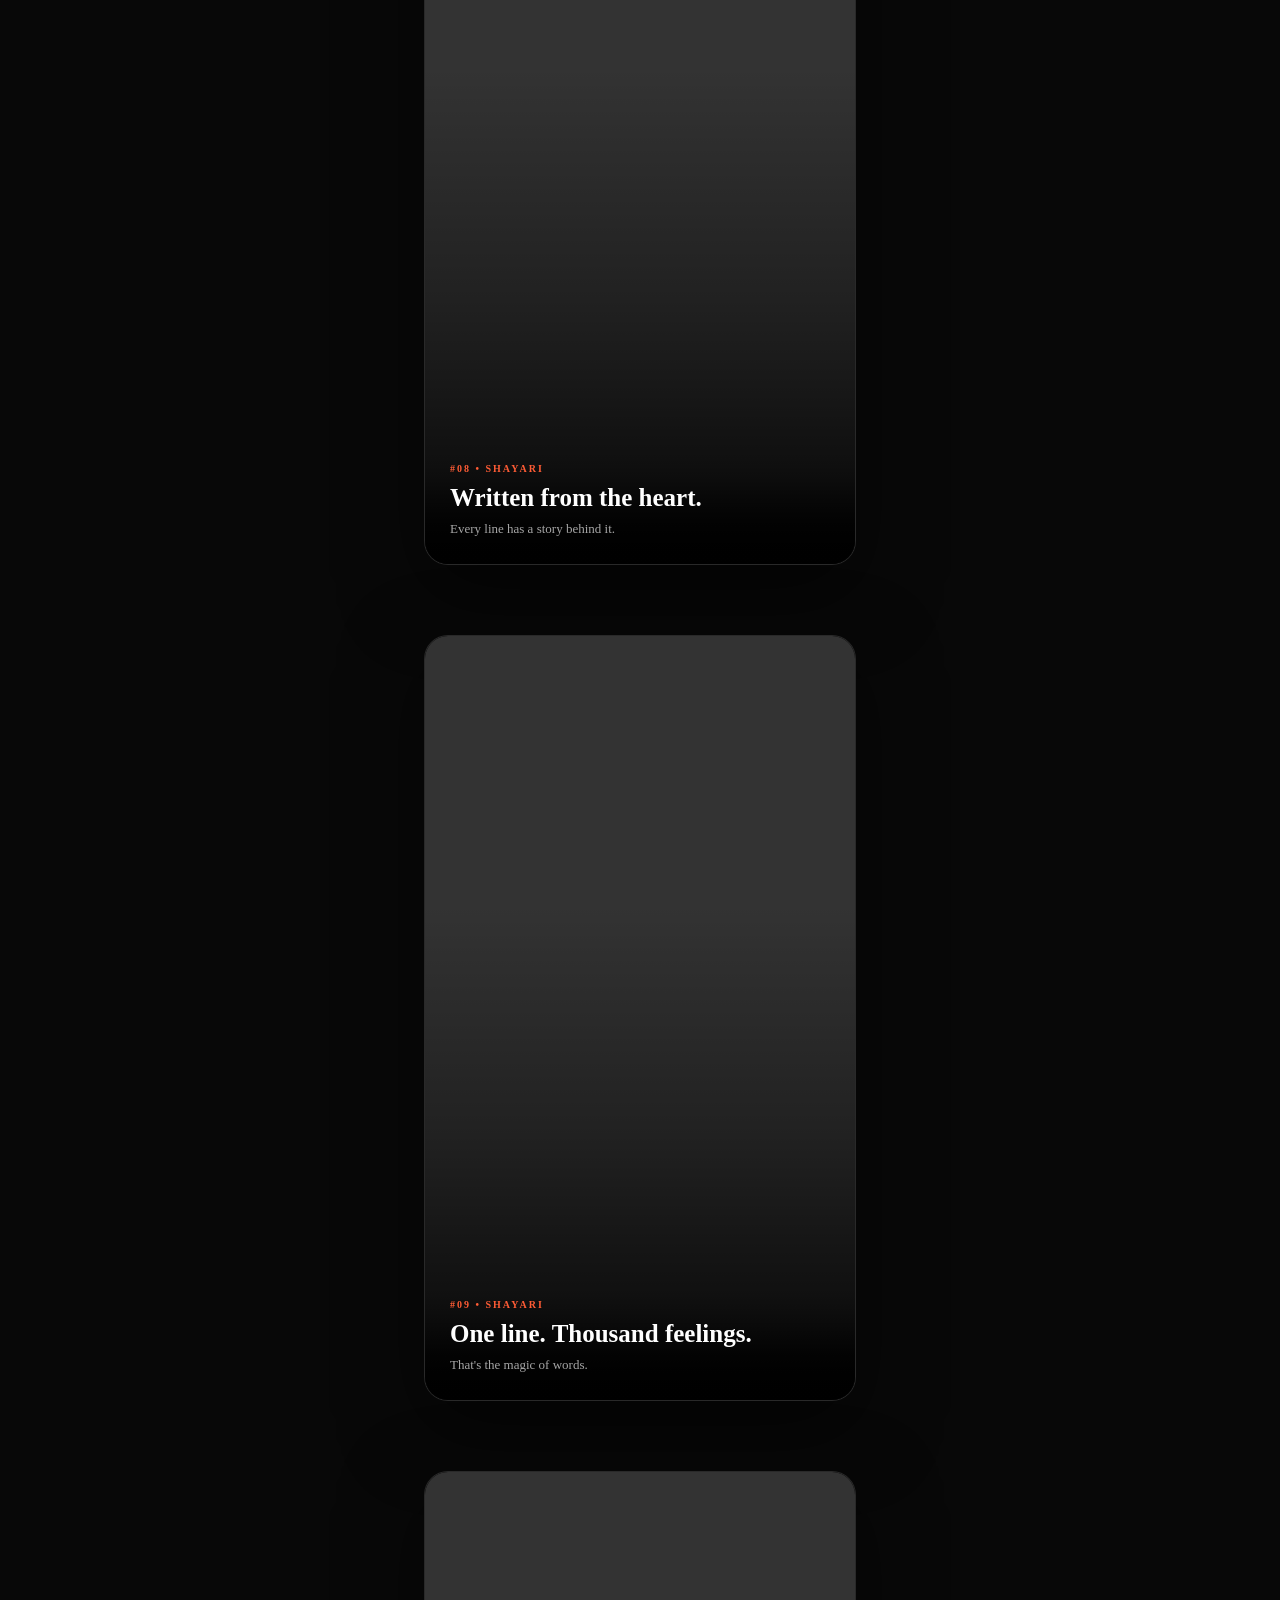
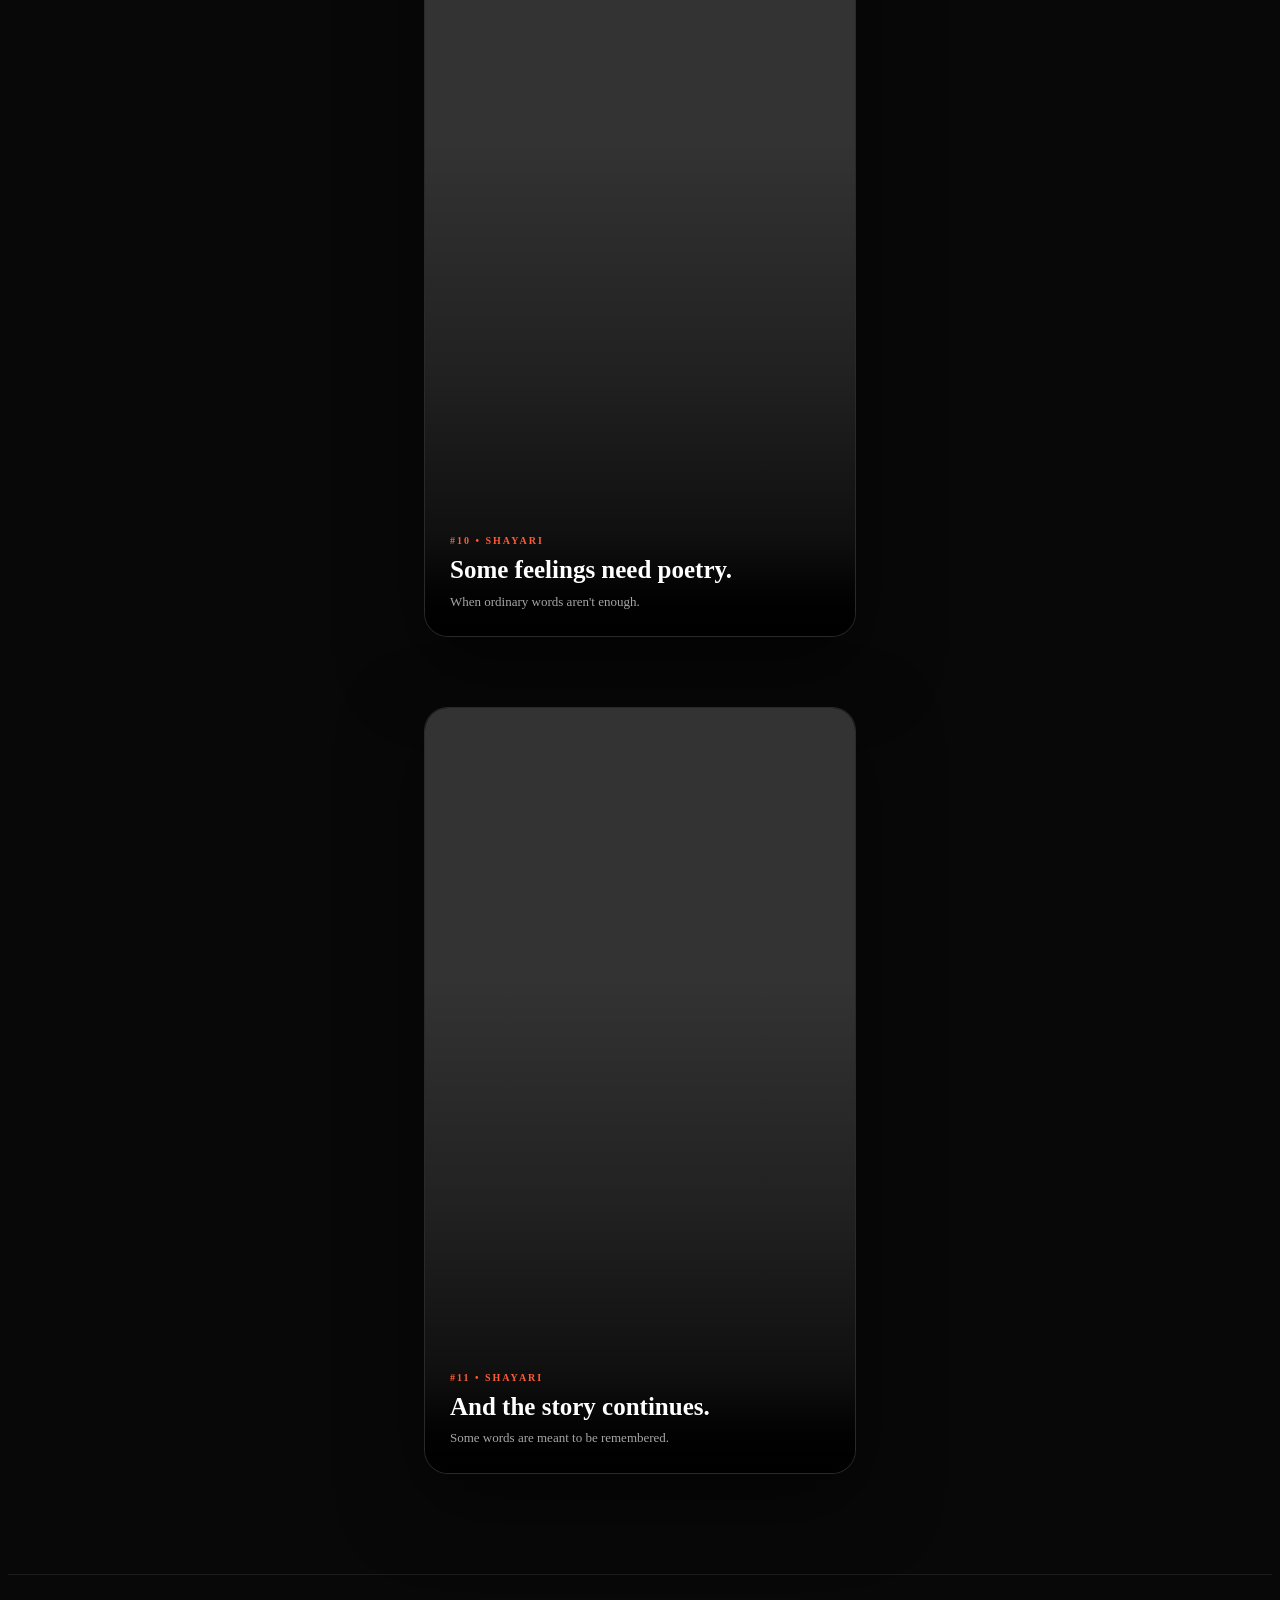
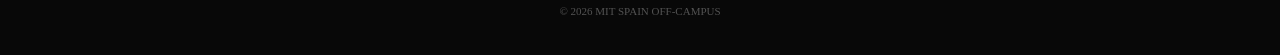
<file: shayari.html>
<!DOCTYPE html>
<html lang="en">

<head>
    <meta charset="UTF-8">
    <meta name="viewport" content="width=device-width, initial-scale=1.0">

    <title>Shayari | MIT SPAIN OFF-CAMPUS</title>

    <link rel="icon" type="image/png" href="logomit.jpg">
    <link rel="stylesheet" href="style1.css">
</head>

<body class="reels-page">

    <!-- <a href="index.html" class="back-btn">
        ← HOME
    </a> -->


    <header class="reels-header">

        <span>MIT SPAIN OFF-CAMPUS</span>

        <h1>SHAYARI<span>.</span></h1>

        <p>
            Words, feelings & lines that hit differently.
        </p>

    </header>


    <main class="reels-feed">


        <!-- VIDEO 01 -->

        <article class="reel">

            <video class="reel-video" loop playsinline controls>
                <source src="sayari 1.mp4" type="video/mp4">
            </video>

            <div class="reel-gradient"></div>

            <div class="reel-info">

                <span>#01 • SHAYARI</span>

                <h2>Some words stay.</h2>

                <p>
                    Not every feeling needs an explanation.
                </p>

            </div>

        </article>


        <!-- VIDEO 02 -->

        <article class="reel">

            <video class="reel-video" loop playsinline controls>
                <source src="sayari 2.mp4" type="video/mp4">
            </video>

            <div class="reel-gradient"></div>

            <div class="reel-info">

                <span>#02 • SHAYARI</span>

                <h2>Words left unsaid.</h2>

                <p>
                    Sometimes silence carries the whole story.
                </p>

            </div>

        </article>


        <!-- VIDEO 03 -->

        <article class="reel">

            <video class="reel-video" loop playsinline controls>
                <source src="sayari 3.mp4" type="video/mp4">
            </video>

            <div class="reel-gradient"></div>

            <div class="reel-info">

                <span>#03 • SHAYARI</span>

                <h2>Feel it, don't explain it.</h2>

                <p>
                    Some moments are better understood by heart.
                </p>

            </div>

        </article>


        <!-- VIDEO 04 -->

        <article class="reel">

            <video class="reel-video" loop playsinline controls>
                <source src="sayari 4.mp4" type="video/mp4">
            </video>

            <div class="reel-gradient"></div>

            <div class="reel-info">

                <span>#04 • SHAYARI</span>

                <h2>A thought became a feeling.</h2>

                <p>
                    And somehow, words made it real.
                </p>

            </div>

        </article>


        <!-- VIDEO 05 -->

        <article class="reel">

            <video class="reel-video" loop playsinline controls>
                <source src="sayari 5.mp4" type="video/mp4">
            </video>

            <div class="reel-gradient"></div>

            <div class="reel-info">

                <span>#05 • SHAYARI</span>

                <h2>Some memories rhyme.</h2>

                <p>
                    The past has a way of finding its way back.
                </p>

            </div>

        </article>


        <!-- VIDEO 06 -->

        <article class="reel">

            <video class="reel-video" loop playsinline controls>
                <source src="sayari 6.mp4" type="video/mp4">
            </video>

            <div class="reel-gradient"></div>

            <div class="reel-info">

                <span>#06 • SHAYARI</span>

                <h2>Heart speaks quietly.</h2>

                <p>
                    Listen closely.
                </p>

            </div>

        </article>


        <!-- VIDEO 07 -->

        <article class="reel">

            <video class="reel-video" loop playsinline controls>
                <source src="sayari 7.mp4" type="video/mp4">
            </video>

            <div class="reel-gradient"></div>

            <div class="reel-info">

                <span>#07 • SHAYARI</span>

                <h2>For the late-night thoughts.</h2>

                <p>
                    When the world gets quiet, thoughts get loud.
                </p>

            </div>

        </article>


        <!-- VIDEO 08 -->

        <article class="reel">

            <video class="reel-video" loop playsinline controls>
                <source src="sayari 8.mp4" type="video/mp4">
            </video>

            <div class="reel-gradient"></div>

            <div class="reel-info">

                <span>#08 • SHAYARI</span>

                <h2>Written from the heart.</h2>

                <p>
                    Every line has a story behind it.
                </p>

            </div>

        </article>


        <!-- VIDEO 09 -->

        <article class="reel">

            <video class="reel-video" loop playsinline controls>
                <source src="sayari 9.mp4" type="video/mp4">
            </video>

            <div class="reel-gradient"></div>

            <div class="reel-info">

                <span>#09 • SHAYARI</span>

                <h2>One line. Thousand feelings.</h2>

                <p>
                    That's the magic of words.
                </p>

            </div>

        </article>


        <!-- VIDEO 10 -->

        <article class="reel">

            <video class="reel-video" loop playsinline controls>
                <source src="sayari 10.mp4" type="video/mp4">
            </video>

            <div class="reel-gradient"></div>

            <div class="reel-info">

                <span>#10 • SHAYARI</span>

                <h2>Some feelings need poetry.</h2>

                <p>
                    When ordinary words aren't enough.
                </p>

            </div>

        </article>


        <!-- VIDEO 11 -->

        <article class="reel">

            <video class="reel-video" loop playsinline controls>
                <source src="sayari 11.mp4" type="video/mp4">
            </video>

            <div class="reel-gradient"></div>

            <div class="reel-info">

                <span>#11 • SHAYARI</span>

                <h2>And the story continues.</h2>

                <p>
                    Some words are meant to be remembered.
                </p>

            </div>

        </article>


    </main>


    <footer class="reels-footer">

        © 2026 MIT SPAIN OFF-CAMPUS

    </footer>


    <script>

        const videos = document.querySelectorAll(".reel-video");


        /* Only one video plays at a time */

        videos.forEach(video => {

            video.addEventListener("play", () => {

                videos.forEach(otherVideo => {

                    if (otherVideo !== video) {
                        otherVideo.pause();
                    }

                });

            });

        });


        /* Auto play when video comes into view */

        const observer = new IntersectionObserver((entries) => {

            entries.forEach(entry => {

                const video = entry.target;

                if (entry.isIntersecting) {

                    video.play().catch(() => {});

                } else {

                    video.pause();

                }

            });

        }, {

            threshold: 0.65

        });


        videos.forEach(video => {

            observer.observe(video);

        });

    </script>

</body>

</html>
</file>
<file: style.css>
* {
        margin: 0;
        padding: 0;
    }
    h1{
        color: beige;
        text-align: center;
        padding: 20px;
    }
body {
    margin: 0;
    background: #080808;
    color: #f5f5f5;
    font-family: Arial, sans-serif;
}


/* NAVBAR */

.navbar {
    width: 90%;
    max-width: 1100px;

    margin: 20px auto;

    padding: 15px 22px;

    box-sizing: border-box;

    display: flex;
    align-items: center;
    justify-content: space-between;

    background-color: rgb(50 24 97 / 45%);

    border: 1px solid rgba(255, 255, 255, 0.12);

    border-radius: 18px;

    color: white;
}


/* LOGO */

.logo {
    font-size: 18px;
    font-weight: 900;

    letter-spacing: 1px;

    white-space: nowrap;
}

.logo img{
    width : 53px;
    height: 43px;
    object-fit: contain;
    display: block;
}


/* NAVIGATION LINKS */

.nav-links {
    display: flex;
    align-items: center;

    gap: 28px;
}


.nav-links a {
    position: relative;

    color: rgba(255, 255, 255, 0.7);

    text-decoration: none;

    font-size: 14px;
    font-weight: 600;

    transition: 0.3s;
}


/* Hover */

.nav-links a:hover {
    color: white;
}


/* Underline */

.nav-links a::after {

    content: "";

    position: absolute;

    left: 0;
    bottom: -7px;

    width: 0;
    height: 2px;

    background-color: white;

    transition: 0.3s;
}


.nav-links a:hover::after {
    width: 100%;
}


/* ACTIVE PAGE */

.nav-links a.active {
    color: white;
}


.nav-links a.active::after {
    width: 100%;
}


/* MENU ICON */

.menu-icon {
    display: none;

    font-size: 24px;

    cursor: pointer;
}


/* MOBILE */

@media (max-width: 700px) {

    .navbar {
        width: 94%;

        padding: 14px 18px;
    }


    .logo {
        font-size: 15px;
    }


    .nav-links {
        display: none;
    }


    .menu-icon {
        display: block;
    }

}



.hero {
    position: relative;

    width: 100%;
    height: 90vh;

    background-image: url("mit spain.jpg");
    background-size: cover;
    background-position: center;

    display: flex;
    align-items: center;

    overflow: hidden;
}


/* Dark Netflix-style overlay */

.hero::before {
    content: "";

    position: absolute;
    inset: 0;

    background:
        linear-gradient(
            to right,
            rgba(0,0,0,0.9) 0%,
            rgba(0,0,0,0.65) 45%,
            rgba(0,0,0,0.2) 100%
        );
}


/* Bottom fade */

.hero::after {
    content: "";

    position: absolute;
    left: 0;
    bottom: 0;

    width: 100%;
    height: 180px;

    background: linear-gradient(
        transparent,
        #080808
    );
}


.hero-content {
    position: relative;
    z-index: 2;

    max-width: 650px;

    margin-left: 8%;
    margin-top: 40px;

    color: white;

    animation: heroIn 1.2s ease;
}


.hero-small {
    font-size: 14px;
    font-weight: 700;

    letter-spacing: 5px;

    color: #ff5c35;

    margin-bottom: 15px;
}


.hero h1 {
    font-size: clamp(50px, 7vw, 95px);

    line-height: 0.95;

    margin: 0 0 25px;

    font-weight: 900;

    letter-spacing: -3px;
}


.hero-text {
    max-width: 550px;

    font-size: 18px;
    line-height: 1.6;

    color: rgba(255,255,255,0.75);

    margin-bottom: 30px;
}


.hero-btn {
    padding: 15px 28px;

    border: none;
    border-radius: 6px;

    background: white;
    color: black;

    font-size: 15px;
    font-weight: 800;

    cursor: pointer;

    transition: 0.3s;
}


.hero-btn:hover {
    background: #ff5c35;
    color: white;

    transform: translateY(-3px);

    box-shadow: 0 10px 30px rgba(255,92,53,0.35);
}


/* Entry animation */

@keyframes heroIn {

    from {
        opacity: 0;
        transform: translateY(40px);
    }

    to {
        opacity: 1;
        transform: translateY(0);
    }

}


/* Mobile */

@media (max-width: 600px) {

    .hero {
        height: 75vh;
    }

    .hero-content {
        margin-left: 25px;
        margin-right: 25px;
    }

    .hero h1 {
        font-size: 48px;
    }

    .hero-text {
        font-size: 15px;
    }

}
.logo img {
    width: 45px;
    height: 45px;
    object-fit: contain;
    display: block;
}

.vibe-section {
    width: 90%;
    max-width: 1100px;
    margin: 90px auto;
    color: white;
}

.vibe-heading {
    margin-bottom: 35px;
}

.vibe-heading span {
    font-size: 12px;
    letter-spacing: 3px;
    color: rgba(255, 255, 255, 0.5);
    font-weight: 700;
}

.vibe-heading h2 {
    font-size: 42px;
    margin: 10px 0;
    font-weight: 800;
}

.vibe-heading p {
    color: rgba(255, 255, 255, 0.6);
    margin: 0;
}


/* VIBE CARDS */

.vibe-container {
    display: grid;
    grid-template-columns: repeat(3, 1fr);
    gap: 18px;
}

.vibe-card {
    position: relative;
    min-height: 190px;
    padding: 28px;
    box-sizing: border-box;

    background: rgb(50 24 97 / 55%);
    border: 1px solid rgba(255, 255, 255, 0.1);
    border-radius: 22px;

    text-decoration: none;
    color: white;

    overflow: hidden;
    transition: 0.35s ease;
}


/* HOVER EFFECT */

.vibe-card:hover {
    transform: translateY(-7px);
    background: rgb(50 24 97 / 85%);
    border-color: rgba(255, 255, 255, 0.25);
    box-shadow: 0 15px 35px rgba(0, 0, 0, 0.3);
}


.vibe-icon {
    font-size: 30px;
    margin-bottom: 25px;
    opacity: 0.9;
}

.vibe-card h3 {
    font-size: 23px;
    margin: 0 0 8px;
}

.vibe-card p {
    margin: 0;
    font-size: 14px;
    color: rgba(255, 255, 255, 0.55);
}

.arrow {
    position: absolute;
    right: 25px;
    bottom: 22px;

    font-size: 22px;
    opacity: 0.5;

    transition: 0.3s;
}

.vibe-card:hover .arrow {
    opacity: 1;
    transform: translateX(5px);
}


/* MOBILE */

@media (max-width: 750px) {

    .vibe-container {
        grid-template-columns: repeat(2, 1fr);
    }

    .vibe-heading h2 {
        font-size: 34px;
    }
}


@media (max-width: 500px) {

    .vibe-container {
        grid-template-columns: 1fr;
    }

    .vibe-card {
        min-height: 160px;
    }
}
/* Girls Life */
.vibe-card.girls:hover {
    background: rgb(75 35 110 / 85%);
}

/* Boys Life */
.vibe-card.boys:hover {
    background: rgb(35 35 80 / 85%);
}

/* Late Night */
.vibe-card.late-night:hover {
    background: rgb(25 20 55 / 90%);
}


/* Icons */
.vibe-card.girls .vibe-icon {
    color: #e8b4ff;
}

.vibe-card.boys .vibe-icon {
    color: #9db8ff;
}

.vibe-card.late-night .vibe-icon {
    color: #c7b8ff;
}
/* Attitude Card */
.vibe-card.attitude:hover {
    background: rgb(80 25 60 / 85%);
}

.vibe-card.attitude .vibe-icon {
    color: #ffb3c6;
}


/* Motivation Card */
.vibe-card.motivation:hover {
    background: rgb(90 55 20 / 85%);
}

.vibe-card.motivation .vibe-icon {
    color: #ffd166;
}
.welcome-text {
    text-align: center;
    color: white;
    font-size: 55px;
    font-weight: 800;
    letter-spacing: 2px;
    margin: 50px auto;

    opacity: 0;
    transform: translateY(30px);

    animation: welcomeIn 1.2s ease forwards;
}

.welcome-text span {
    color: #c9a7ff;
    text-shadow: 0 0 10px rgba(201, 167, 255, 0.5),
                 0 0 25px rgba(201, 167, 255, 0.3);
}


/* Entrance Animation */
@keyframes welcomeIn {

    0% {
        opacity: 0;
        transform: translateY(30px);
        letter-spacing: 8px;
    }

    100% {
        opacity: 1;
        transform: translateY(0);
        letter-spacing: 2px;
    }
}


/* Mobile */
@media (max-width: 600px) {

    .welcome-text {
        font-size: 32px;
        letter-spacing: 1px;
    }

}

/* ================= FAQ SECTION ================= */

.faq-section {
    width: 90%;
    max-width: 1100px;
    margin: 120px auto;
    color: #f5f5f5;
}

.faq-heading {
    margin-bottom: 45px;
}

.faq-heading span {
    font-size: 12px;
    letter-spacing: 4px;
    color: #ff5c35;
    font-weight: 800;
}

.faq-heading h2 {
    font-size: 42px;
    margin: 10px 0;
    font-weight: 900;
}

.faq-heading p {
    color: rgba(255,255,255,0.55);
    margin: 0;
    font-size: 15px;
}


/* FAQ GRID */

.faq-container {
    display: grid;
    grid-template-columns: repeat(2, 1fr);
    gap: 18px;
}


/* FAQ CARD */

.faq-item {
    position: relative;
    padding: 28px;
    min-height: 150px;
    box-sizing: border-box;

    background: rgba(255,255,255,0.04);
    border: 1px solid rgba(255,255,255,0.1);
    border-radius: 18px;

    transition: 0.35s ease;
    overflow: hidden;
}

.faq-item::before {
    content: "?";
    position: absolute;
    right: 20px;
    top: 10px;

    font-size: 80px;
    font-weight: 900;

    color: rgba(255,92,53,0.04);
}


/* QUESTION */

.faq-item h3 {
    position: relative;
    z-index: 1;

    margin: 0 0 15px;

    font-size: 20px;
    font-weight: 800;
    color: white;
}


/* ANSWER */

.faq-item p {
    position: relative;
    z-index: 1;

    margin: 0;

    font-size: 15px;
    line-height: 1.6;

    color: rgba(255,255,255,0.55);
}


/* HOVER */

.faq-item:hover {
    transform: translateY(-6px);

    background: rgba(255,92,53,0.08);
    border-color: #ff5c35;

    box-shadow: 0 15px 40px rgba(255,92,53,0.12);
}

.faq-item:hover h3 {
    color: #ff5c35;
}

.faq-item:hover p {
    color: rgba(255,255,255,0.8);
}


/* MOBILE */

@media (max-width: 700px) {

    .faq-section {
        margin: 80px auto;
    }

    .faq-heading h2 {
        font-size: 34px;
    }

    .faq-container {
        grid-template-columns: 1fr;
    }

    .faq-item {
        min-height: 140px;
    }
}

.contact-section {
    width: 90%;
    max-width: 1100px;
    margin: 120px auto;
    color: #f5f5f5;
}

.contact-heading {
    margin-bottom: 40px;
}

.contact-heading span {
    font-size: 12px;
    letter-spacing: 4px;
    color: #ff5c35;
    font-weight: 800;
}

.contact-heading h2 {
    font-size: 42px;
    margin: 10px 0;
    font-weight: 900;
}

.contact-heading p {
    max-width: 600px;
    color: rgba(255,255,255,0.55);
    line-height: 1.6;
}


/* MAIN CARD */

.contact-card {
    display: flex;
    justify-content: space-between;
    gap: 50px;

    padding: 40px;
    box-sizing: border-box;

    background: rgba(255,255,255,0.04);
    border: 1px solid rgba(255,255,255,0.1);
    border-radius: 25px;

    transition: 0.35s ease;
}

.contact-card:hover {
    border-color: rgba(255,92,53,0.5);
    box-shadow: 0 20px 50px rgba(255,92,53,0.08);
}


/* CREATOR */

.creator-name h3 {
    font-size: 30px;
    margin: 0 0 8px;
}

.creator-name p {
    margin: 0;
    color: rgba(255,255,255,0.5);
}


/* IDENTITY */

.identity {
    margin: 35px 0;
}

.identity span {
    font-size: 11px;
    letter-spacing: 3px;
    color: rgba(255,255,255,0.4);
}

.identity h4 {
    margin: 10px 0 0;
    font-size: 18px;
    color: #ff5c35;
}


/* CONTACT LINKS */

.contact-links {
    display: flex;
    gap: 15px;
    flex-wrap: wrap;
}

.contact-link {
    display: flex;
    align-items: center;
    gap: 12px;

    padding: 14px 18px;

    text-decoration: none;
    color: white;

    background: rgba(255,255,255,0.04);
    border: 1px solid rgba(255,255,255,0.08);
    border-radius: 12px;

    transition: 0.3s ease;
}

.contact-link > span {
    font-size: 22px;
    color: #ff5c35;
}

.contact-link small {
    display: block;
    font-size: 9px;
    letter-spacing: 2px;
    color: rgba(255,255,255,0.4);
}

.contact-link p {
    margin: 3px 0 0;
    font-size: 13px;
}

.contact-link:hover {
    transform: translateY(-4px);
    border-color: #ff5c35;
    background: rgba(255,92,53,0.08);
}


/* RIGHT SIDE */

.contact-tag {
    min-width: 230px;
    display: flex;
    flex-direction: column;
    justify-content: center;

    text-align: right;
}

.contact-tag span {
    font-size: 13px;
    letter-spacing: 4px;
    color: rgba(255,255,255,0.4);
}

.contact-tag strong {
    font-size: 32px;
    line-height: 1;
    margin-top: 8px;
}

.contact-tag p {
    color: rgba(255,255,255,0.4);
    font-size: 12px;
    margin-top: 15px;
}


/* MOBILE */

@media (max-width: 700px) {

    .contact-section {
        margin: 80px auto;
    }

    .contact-heading h2 {
        font-size: 34px;
    }

    .contact-card {
        flex-direction: column;
        padding: 28px;
    }

    .contact-tag {
        text-align: left;
        min-width: auto;
    }

    .contact-tag strong {
        font-size: 26px;
    }

    .contact-link {
        width: 100%;
        box-sizing: border-box;
    }
}

.footer {
    width: 90%;
    max-width: 1100px;
    margin: 100px auto 30px;
    color: white;
}

.footer-top {
    text-align: center;
}

.footer-top h2 {
    margin: 0;
    font-size: 28px;
    font-weight: 900;
    letter-spacing: 1px;
}

.footer-top p {
    margin-top: 10px;
    color: rgba(255,255,255,0.45);
    font-size: 13px;
}

.footer-line {
    width: 100%;
    height: 1px;
    margin: 35px 0 20px;
    background: rgba(255,255,255,0.1);
}

.footer-bottom {
    display: flex;
    justify-content: space-between;
    align-items: center;
    gap: 20px;

    color: rgba(255,255,255,0.4);
    font-size: 12px;
}

.footer-bottom p {
    margin: 0;
}

.footer-bottom strong {
    color: rgba(255,255,255,0.7);
}


/* MOBILE */

@media (max-width: 600px) {

    .footer {
        margin-top: 70px;
    }

    .footer-top h2 {
        font-size: 21px;
    }

    .footer-bottom {
        flex-direction: column;
        text-align: center;
        gap: 8px;
    }
}
/* ================= EXPLORE SECTION ================= */

.explore-section {
    display: none;

    width: 90%;
    max-width: 1000px;
    min-height: 70vh;

    margin: 100px auto;

    align-items: center;
    justify-content: center;

    text-align: center;
    color: white;

    box-sizing: border-box;
}

.explore-content {
    max-width: 800px;
}


/* TOP SMALL TEXT */

.explore-content > span {
    font-size: 12px;
    letter-spacing: 4px;
    color: #ff5c35;
    font-weight: 800;
}


/* MAIN HEADING */

.explore-content h2 {
    font-size: 42px;
    line-height: 1.2;
    margin: 20px 0;

    font-weight: 900;
}

.explore-content h2 span {
    color: #ff5c35;
}


/* PARAGRAPH */

.explore-content p {
    color: rgba(255,255,255,0.6);

    font-size: 17px;
    line-height: 1.7;

    margin: 15px 0;
}


/* "SO... I BUILT THIS." */

.explore-content h3 {
    font-size: 32px;
    margin: 30px 0 10px;

    font-weight: 900;
}


/* SMOOTH SCROLL */

html {
    scroll-behavior: smooth;
}


/* MOBILE */

@media (max-width: 600px) {

    .explore-section {
        width: 90%;
        min-height: 60vh;
        margin: 80px auto;
    }

    .explore-content h2 {
        font-size: 30px;
    }

    .explore-content h3 {
        font-size: 25px;
    }

    .explore-content p {
        font-size: 15px;
    }

    .explore-content > span {
        font-size: 10px;
        letter-spacing: 3px;
    }
}
</file>
<file: style1.css>
/* =========================================
   REELS / CATEGORY PAGE
========================================= */

.reels-page {
    background: #080808;
    color: white;
    overflow-x: hidden;
}


/* HEADER */

.reels-header {
    width: 90%;
    max-width: 1100px;

    margin: 120px auto 50px;

    text-align: center;
}

.reels-header > span {
    font-size: 11px;
    letter-spacing: 4px;

    color: #ff5c35;

    font-weight: 800;
}

.reels-header h1 {
    margin: 15px 0 10px;

    font-size: clamp(65px, 10vw, 120px);

    line-height: 0.9;

    font-weight: 900;

    letter-spacing: -5px;
}

.reels-header h1 span {
    color: #ff5c35;
}

.reels-header p {
    color: rgba(255,255,255,0.45);

    font-size: 15px;
}


/* FEED */

.reels-feed {
    width: 100%;

    display: flex;
    flex-direction: column;

    align-items: center;

    gap: 70px;

    padding-bottom: 100px;
}


/* REEL */

.reel {
    position: relative;

    width: min(430px, 90vw);

    aspect-ratio: 9 / 16;

    border-radius: 24px;

    overflow: hidden;

    background: #111;

    border: 1px solid rgba(255,255,255,0.1);

    box-shadow:
        0 25px 80px rgba(0,0,0,0.5);

    transition: 0.4s ease;
}

.reel:hover {
    transform: scale(1.015);

    border-color: rgba(255,92,53,0.5);
}


/* VIDEO */

.reel-video {
    width: 100%;
    height: 100%;

    display: block;

    object-fit: cover;

    background: #000;
}


/* DARK GRADIENT */

.reel-gradient {
    position: absolute;

    inset: 0;

    pointer-events: none;

    background:
        linear-gradient(
            to top,
            rgba(0,0,0,0.9) 0%,
            rgba(0,0,0,0.35) 35%,
            transparent 65%
        );
}


/* TEXT ON VIDEO */

.reel-info {
    position: absolute;

    left: 25px;
    right: 25px;
    bottom: 25px;

    z-index: 2;

    pointer-events: none;
}

.reel-info > span {
    color: #ff5c35;

    font-size: 10px;

    letter-spacing: 2px;

    font-weight: 900;
}

.reel-info h2 {
    margin: 8px 0;

    font-size: 25px;

    line-height: 1.1;

    font-weight: 900;
}

.reel-info p {
    margin: 0;

    color: rgba(255,255,255,0.65);

    font-size: 13px;

    line-height: 1.5;
}


/* BACK BUTTON */

.back-btn {
    position: fixed;

    top: 25px;
    left: 25px;

    z-index: 100;

    padding: 10px 17px;

    border-radius: 30px;

    background: rgba(15,15,15,0.75);

    border: 1px solid rgba(255,255,255,0.12);

    color: white;

    text-decoration: none;

    font-size: 11px;

    font-weight: 800;

    backdrop-filter: blur(12px);

    transition: 0.3s ease;
}

.back-btn:hover {
    background: #ff5c35;

    color: #000;

    transform: translateX(-3px);
}


/* FOOTER */

.reels-footer {
    padding: 30px;

    text-align: center;

    border-top: 1px solid rgba(255,255,255,0.08);

    color: rgba(255,255,255,0.3);

    font-size: 11px;
}


/* MOBILE */

@media (max-width: 600px) {

    .reels-header {
        margin-top: 100px;
    }

    .reels-header h1 {
        font-size: 70px;
        letter-spacing: -3px;
    }

    .reel {
        width: 92vw;

        border-radius: 18px;
    }

    .reels-feed {
        gap: 45px;
    }

    .back-btn {
        top: 15px;
        left: 15px;
    }
}

.restricted-page {
    margin: 0;
    min-height: 100vh;

    display: flex;
    align-items: center;
    justify-content: center;

    background: #080808;
    color: white;

    font-family: Arial, sans-serif;
}


.restricted-box {
    width: min(420px, 88vw);
    padding: 45px 35px;

    box-sizing: border-box;

    text-align: center;

    background: rgba(255,255,255,0.04);
    border: 1px solid rgba(255,255,255,0.12);

    border-radius: 25px;

    box-shadow: 0 25px 80px rgba(0,0,0,0.5);
}


.warning-icon {
    font-size: 42px;
    margin-bottom: 15px;
}


.restricted-box > span {
    color: #ff5c35;

    font-size: 11px;
    font-weight: 800;

    letter-spacing: 4px;
}


.restricted-box h1 {
    margin: 12px 0;

    font-size: 34px;
    font-weight: 900;
}


.restricted-box p {
    color: rgba(255,255,255,0.55);

    font-size: 14px;
    line-height: 1.6;
}


#password {
    width: 100%;
    padding: 15px;

    margin-top: 15px;

    box-sizing: border-box;

    border: 1px solid rgba(255,255,255,0.15);
    border-radius: 10px;

    outline: none;

    background: rgba(255,255,255,0.06);
    color: white;

    font-size: 14px;
}


#password:focus {
    border-color: #ff5c35;
}


.restricted-box button {
    width: 100%;

    margin-top: 12px;
    padding: 15px;

    border: none;
    border-radius: 10px;

    background: #ff5c35;
    color: #080808;

    font-size: 13px;
    font-weight: 900;

    cursor: pointer;

    transition: 0.3s ease;
}


.restricted-box button:hover {
    background: #ffb703;
    transform: translateY(-2px);
}


#message {
    min-height: 20px;
    margin: 15px 0 5px;

    color: #ff5c35;
    font-size: 12px;
}


.back-link {
    display: inline-block;

    margin-top: 20px;

    color: rgba(255,255,255,0.5);

    text-decoration: none;

    font-size: 11px;
    font-weight: 700;
}


.back-link:hover {
    color: white;
}
</file>
